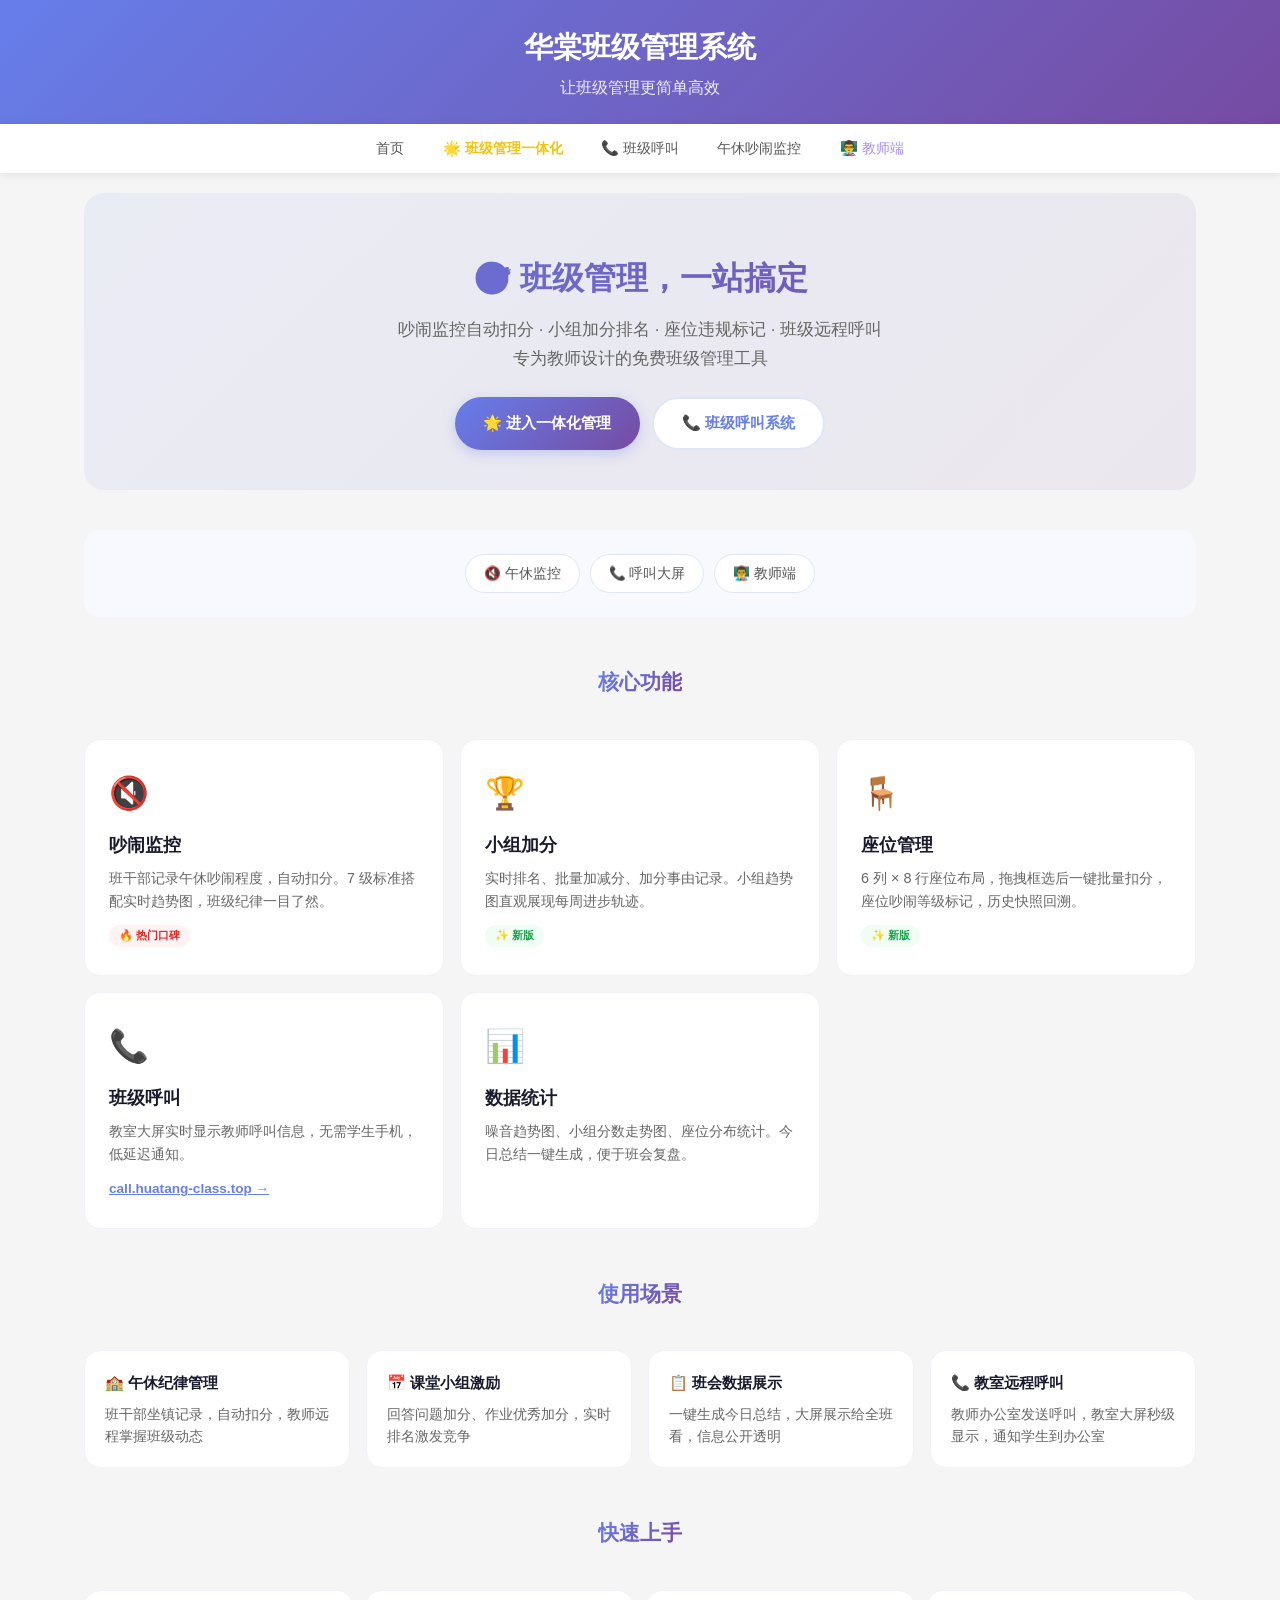
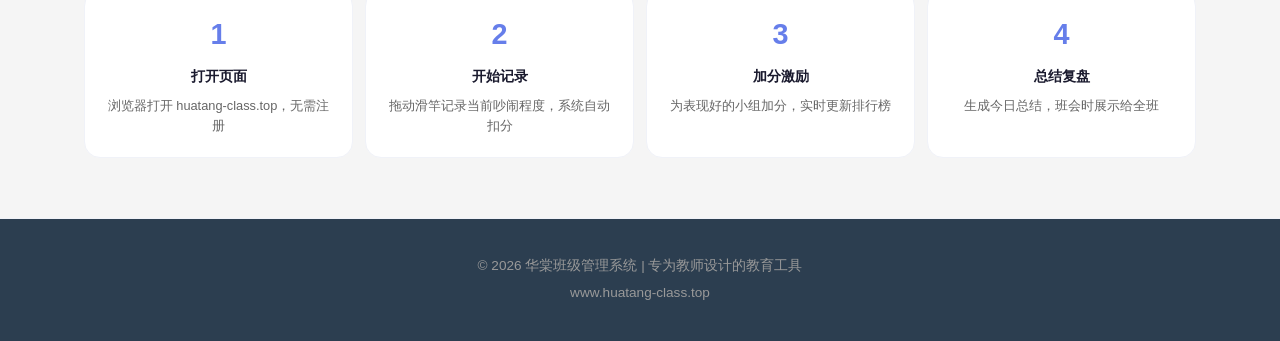
<file: index.html>
<!DOCTYPE html>
<html lang="zh-CN">
<head>
    <meta charset="UTF-8">
    <meta name="viewport" content="width=device-width, initial-scale=1.0">
    <title>华棠班级管理系统 - www.huatang-class.top</title>
    <meta name="description" content="为教师打造的班级管理工具：吵闹监控、小组加分、座位管理、班级呼叫一体化">
    <link rel="stylesheet" href="css/style.css">
    <link rel="icon" href="../images/favicon.ico" type="image/x-icon">
    <style>
        /* ===== 首页专门样式 ===== */
        .hero {
            text-align: center;
            padding: 60px 20px 40px;
            background: linear-gradient(135deg, #667eea15 0%, #764ba215 100%);
            border-radius: 20px;
            margin-top: 20px;
        }
        .hero h2 {
            font-size: 2rem;
            margin-bottom: 12px;
            background: linear-gradient(135deg, #667eea, #764ba2);
            -webkit-background-clip: text;
            -webkit-text-fill-color: transparent;
            background-clip: text;
        }
        .hero p {
            color: #666;
            font-size: 1.05rem;
            max-width: 560px;
            margin: 0 auto 24px;
            line-height: 1.7;
        }
        .buttons {
            display: flex;
            gap: 12px;
            justify-content: center;
            flex-wrap: wrap;
        }
        .btn-primary, .btn-secondary {
            padding: 12px 28px;
            border-radius: 40px;
            font-size: .95rem;
            font-weight: 700;
            text-decoration: none;
            transition: all .2s;
            display: inline-flex;
            align-items: center;
            gap: 6px;
        }
        .btn-primary {
            background: linear-gradient(135deg, #667eea, #764ba2);
            color: #fff;
            box-shadow: 0 4px 14px rgba(102,126,234,.3);
        }
        .btn-primary:hover {
            transform: translateY(-2px);
            box-shadow: 0 6px 20px rgba(102,126,234,.4);
        }
        .btn-secondary {
            background: #fff;
            color: #667eea;
            border: 2px solid #e0e6f5;
        }
        .btn-secondary:hover {
            border-color: #667eea;
            transform: translateY(-2px);
        }
        .feature-grid {
            display: grid;
            grid-template-columns: repeat(auto-fit, minmax(280px, 1fr));
            gap: 16px;
            margin-top: 40px;
        }
        .feature-card {
            background: #fff;
            border-radius: 16px;
            padding: 28px 24px;
            border: 1px solid #f0f2f8;
            transition: all .2s;
            position: relative;
            overflow: hidden;
        }
        .feature-card:hover {
            transform: translateY(-3px);
            box-shadow: 0 8px 30px rgba(0,0,0,.06);
        }
        .feature-card .icon {
            font-size: 2rem;
            margin-bottom: 12px;
        }
        .feature-card h4 {
            font-size: 1.1rem;
            color: #1a1a2e;
            margin-bottom: 8px;
        }
        .feature-card p {
            color: #666;
            font-size: .9rem;
            line-height: 1.6;
            margin: 0;
        }
        .feature-card .tag {
            display: inline-block;
            font-size: .7rem;
            padding: 2px 10px;
            border-radius: 20px;
            margin-top: 12px;
            font-weight: 600;
        }
        .tag-hot { background: #fef2f2; color: #dc2626; }
        .tag-new { background: #f0fdf4; color: #16a34a; }
        .tag-pro { background: #eef2ff; color: #4f46e5; }

        .quick-links {
            display: flex;
            gap: 10px;
            justify-content: center;
            flex-wrap: wrap;
            margin-top: 40px;
            padding: 24px;
            background: #f8f9ff;
            border-radius: 16px;
        }
        .quick-link {
            padding: 8px 18px;
            border-radius: 30px;
            background: #fff;
            border: 1px solid #e0e6f5;
            color: #555;
            text-decoration: none;
            font-size: .85rem;
            font-weight: 500;
            transition: all .15s;
            display: inline-flex;
            align-items: center;
            gap: 4px;
        }
        .quick-link:hover {
            border-color: #667eea;
            color: #667eea;
            transform: translateY(-1px);
        }
        .section-title {
            font-size: 1.3rem;
            color: #1a1a2e;
            margin: 48px 0 20px;
            text-align: center;
        }
        .section-title span {
            background: linear-gradient(135deg, #667eea, #764ba2);
            -webkit-background-clip: text;
            -webkit-text-fill-color: transparent;
            background-clip: text;
        }

        footer {
            text-align: center;
            padding: 32px 0;
            color: #999;
            font-size: .85rem;
            border-top: 1px solid #f0f2f8;
            margin-top: 60px;
        }
    </style>
</head>
<body>
    <header>
        <div class="container">
            <h1>华棠班级管理系统</h1>
            <p class="subtitle">让班级管理更简单高效</p>
        </div>
    </header>

    <nav>
        <div class="container">
            <ul>
                <li><a href="index.html">首页</a></li>
                <li><a href="pages/unified-v2.html" style="color:#f1c40f;font-weight:800;">🌟 班级管理一体化</a></li>
                <li><a href="https://call.huatang-class.top" target="_blank">📞 班级呼叫</a></li>
                <li><a href="pages/noise-monitor.html">午休吵闹监控</a></li>
                <li><a href="pages/call-teacher.html" style="color:#a78bfa;">👨‍🏫 教师端</a></li>
            </ul>
        </div>
    </nav>

    <main>
        <div class="container">
            <!-- Hero -->
            <section class="hero">
                <h2>🎯 班级管理，一站搞定</h2>
                <p>吵闹监控自动扣分 · 小组加分排名 · 座位违规标记 · 班级远程呼叫<br>专为教师设计的免费班级管理工具</p>
                <div class="buttons">
                    <a href="pages/unified-v2.html" class="btn-primary">🌟 进入一体化管理</a>
                    <a href="https://call.huatang-class.top" class="btn-secondary" target="_blank">📞 班级呼叫系统</a>
                </div>
            </section>

            <!-- 快速入口 -->
            <div class="quick-links">
                <a href="pages/noise-monitor.html" class="quick-link">🔇 午休监控</a>
                <a href="https://call.huatang-class.top" target="_blank" class="quick-link">📞 呼叫大屏</a>
                <a href="pages/call-teacher.html" class="quick-link">👨‍🏫 教师端</a>
            </div>

            <!-- 功能介绍 -->
            <h3 class="section-title"><span>核心功能</span></h3>
            <div class="feature-grid">
                <div class="feature-card">
                    <div class="icon">🔇</div>
                    <h4>吵闹监控</h4>
                    <p>班干部记录午休吵闹程度，自动扣分。7 级标准搭配实时趋势图，班级纪律一目了然。</p>
                    <span class="tag tag-hot">🔥 热门口碑</span>
                </div>
                <div class="feature-card">
                    <div class="icon">🏆</div>
                    <h4>小组加分</h4>
                    <p>实时排名、批量加减分、加分事由记录。小组趋势图直观展现每周进步轨迹。</p>
                    <span class="tag tag-new">✨ 新版</span>
                </div>
                <div class="feature-card">
                    <div class="icon">🪑</div>
                    <h4>座位管理</h4>
                    <p>6 列 × 8 行座位布局，拖拽框选后一键批量扣分，座位吵闹等级标记，历史快照回溯。</p>
                    <span class="tag tag-new">✨ 新版</span>
                </div>
                <div class="feature-card">
                    <div class="icon">📞</div>
                    <h4>班级呼叫</h4>
                    <p>教室大屏实时显示教师呼叫信息，无需学生手机，低延迟通知。</p>
                    <a href="https://call.huatang-class.top" target="_blank" style="display:block;margin-top:12px;color:#667eea;font-weight:600;font-size:.85rem;">call.huatang-class.top →</a>
                </div>
                <div class="feature-card">
                    <div class="icon">📊</div>
                    <h4>数据统计</h4>
                    <p>噪音趋势图、小组分数走势图、座位分布统计。今日总结一键生成，便于班会复盘。</p>
                </div>
            </div>

            <!-- 使用场景 -->
            <h3 class="section-title"><span>使用场景</span></h3>
            <div class="feature-grid" style="grid-template-columns: repeat(auto-fit, minmax(240px, 1fr));">
                <div class="feature-card" style="padding:20px;">
                    <h4 style="font-size:.95rem;">🏫 午休纪律管理</h4>
                    <p style="font-size:.85rem;">班干部坐镇记录，自动扣分，教师远程掌握班级动态</p>
                </div>
                <div class="feature-card" style="padding:20px;">
                    <h4 style="font-size:.95rem;">📅 课堂小组激励</h4>
                    <p style="font-size:.85rem;">回答问题加分、作业优秀加分，实时排名激发竞争</p>
                </div>
                <div class="feature-card" style="padding:20px;">
                    <h4 style="font-size:.95rem;">📋 班会数据展示</h4>
                    <p style="font-size:.85rem;">一键生成今日总结，大屏展示给全班看，信息公开透明</p>
                </div>
                <div class="feature-card" style="padding:20px;">
                    <h4 style="font-size:.95rem;">📞 教室远程呼叫</h4>
                    <p style="font-size:.85rem;">教师办公室发送呼叫，教室大屏秒级显示，通知学生到办公室</p>
                </div>
            </div>

            <!-- 使用步骤 -->
            <h3 class="section-title"><span>快速上手</span></h3>
            <div class="feature-grid" style="grid-template-columns: repeat(4, 1fr); gap:12px;">
                <div class="feature-card" style="padding:20px;text-align:center;">
                    <div style="font-size:1.8rem;font-weight:800;color:#667eea;margin-bottom:8px;">1</div>
                    <h4 style="font-size:.9rem;">打开页面</h4>
                    <p style="font-size:.8rem;">浏览器打开 huatang-class.top，无需注册</p>
                </div>
                <div class="feature-card" style="padding:20px;text-align:center;">
                    <div style="font-size:1.8rem;font-weight:800;color:#667eea;margin-bottom:8px;">2</div>
                    <h4 style="font-size:.9rem;">开始记录</h4>
                    <p style="font-size:.8rem;">拖动滑竿记录当前吵闹程度，系统自动扣分</p>
                </div>
                <div class="feature-card" style="padding:20px;text-align:center;">
                    <div style="font-size:1.8rem;font-weight:800;color:#667eea;margin-bottom:8px;">3</div>
                    <h4 style="font-size:.9rem;">加分激励</h4>
                    <p style="font-size:.8rem;">为表现好的小组加分，实时更新排行榜</p>
                </div>
                <div class="feature-card" style="padding:20px;text-align:center;">
                    <div style="font-size:1.8rem;font-weight:800;color:#667eea;margin-bottom:8px;">4</div>
                    <h4 style="font-size:.9rem;">总结复盘</h4>
                    <p style="font-size:.8rem;">生成今日总结，班会时展示给全班</p>
                </div>
            </div>
        </div>
    </main>

    <footer>
        <div class="container">
            <p>&copy; 2026 华棠班级管理系统 | 专为教师设计的教育工具</p>
            <p style="margin-top:4px;">www.huatang-class.top</p>
        </div>
    </footer>

    <script src="js/main.js"></script>
</body>
</html>
</file>
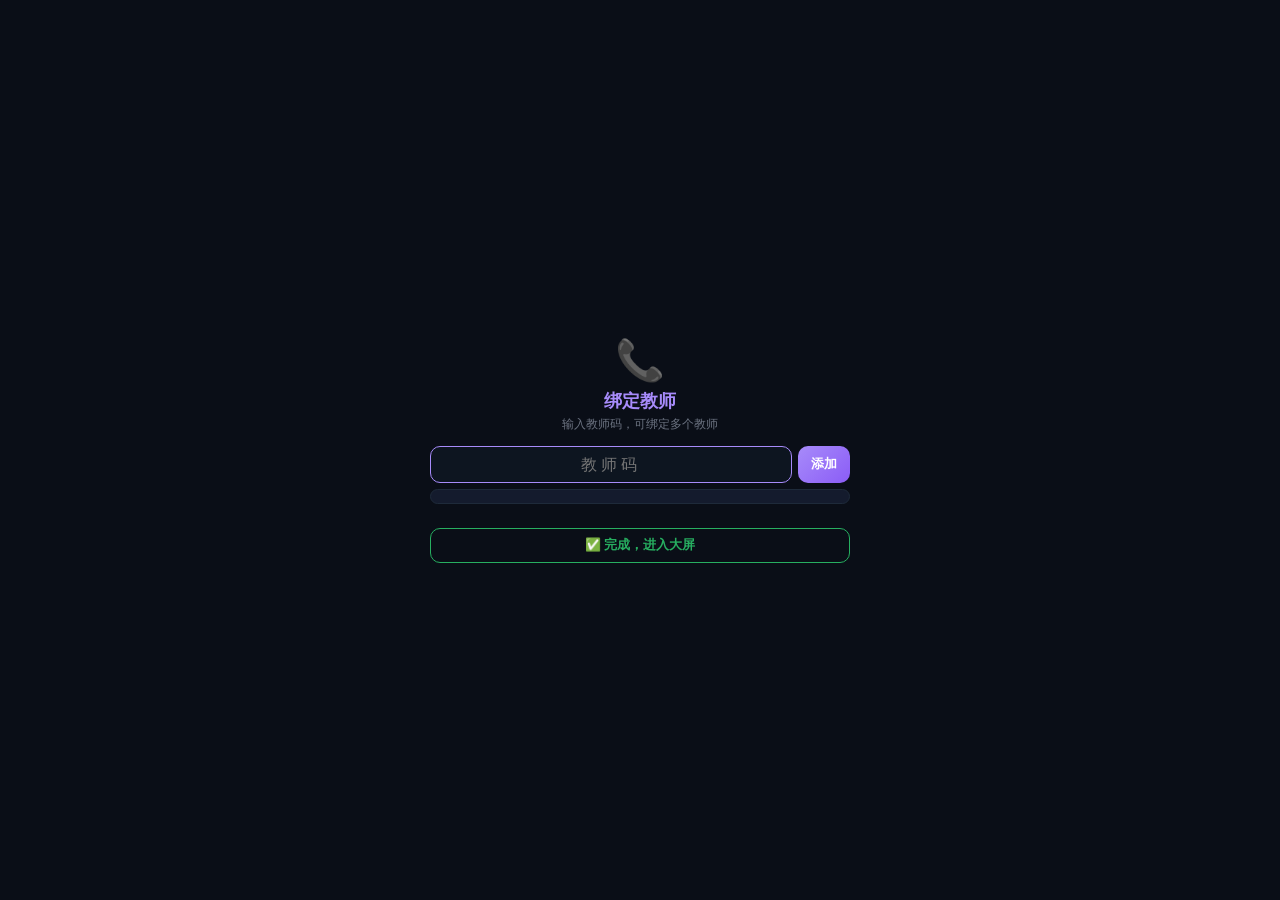
<file: call.html>
<!DOCTYPE html>
<html lang="zh-CN">
<head>
<meta charset="UTF-8">
<meta name="viewport" content="width=device-width, initial-scale=1.0, maximum-scale=1.0, user-scalable=no">
<title>班级呼叫 · 大屏</title>
<style>
*{margin:0;padding:0;box-sizing:border-box}
html,body{height:100%}
body{font-family:-apple-system,BlinkMacSystemFont,"Segoe UI","PingFang SC","Microsoft YaHei",sans-serif;background:#0a0e17;color:#e0e6f0;overflow:hidden;-webkit-font-smoothing:antialiased;user-select:none}
.screen{width:100vw;height:100vh;display:flex;flex-direction:column;align-items:center;justify-content:center;position:relative}

/* 绑定 */
.bind{position:fixed;top:0;left:0;width:100vw;height:100vh;display:flex;flex-direction:column;align-items:center;justify-content:center;background:#0a0e17;z-index:10}
.bind.hidden{display:none}
.bind-box{text-align:center;max-width:420px;width:90%}
.bind-box .icon{font-size:2.5rem;margin-bottom:.3rem}
.bind-box h2{font-size:1.1rem;font-weight:700;color:#a78bfa;margin-bottom:.2rem}
.bind-box p{color:#6b7280;font-size:.75rem;margin-bottom:.8rem}
.bind-box .bi-row{display:flex;gap:.4rem;margin-bottom:.4rem}
.bind-box .bi-row input{flex:1;padding:.5rem .6rem;border-radius:10px;border:1.5px solid #1e2a3a;background:#0d1520;color:#e0e6f0;font-size:1rem;outline:none;text-align:center;letter-spacing:4px;font-family:monospace;text-transform:uppercase}
.bind-box .bi-row input:focus{border-color:#a78bfa}
.bind-box .bi-row button{padding:.5rem .8rem;border-radius:10px;border:none;background:linear-gradient(135deg,#a78bfa,#8b5cf6);color:#fff;font-weight:700;cursor:pointer;font-size:.8rem}
.bind-box .bi-list{background:#141b2d;border:1px solid #1e2a3a;border-radius:12px;padding:.4rem;margin-bottom:.5rem;text-align:left}
.bind-box .bi-item{display:flex;align-items:center;gap:.4rem;padding:.25rem .4rem;border-bottom:1px solid #1e2a3a;font-size:.7rem}
.bind-box .bi-item:last-child{border-bottom:none}
.bind-box .bi-item .bi-code{flex:1;font-family:monospace;color:#a78bfa}
.bind-box .bi-item button{background:none;border:none;color:#ef4444;cursor:pointer;font-size:.55rem}
.bind-box .err{color:#ef4444;font-size:.75rem;min-height:1rem}
.bind-box .done-btn{width:100%;padding:.5rem;border-radius:10px;border:1px solid #27ae60;background:transparent;color:#27ae60;font-weight:700;cursor:pointer;font-size:.8rem}

/* 大屏 */
.ds{text-align:center}
.ds-class{font-size:.9rem;color:#6b7280;margin-bottom:.3rem;min-height:1.3rem}
.ds-status{font-size:1rem;color:#6b7280;margin-bottom:.3rem}
.ds-sub{font-size:4rem;font-weight:700;color:#c4b5fd;letter-spacing:6px;display:none;margin-bottom:.1rem;animation:pulse .6s ease-in-out infinite}
.ds-name{font-size:8rem;font-weight:800;color:#a78bfa;letter-spacing:8px;line-height:1.2;min-height:10rem;display:none;animation:pulse .6s ease-in-out infinite}
.ds-info{font-size:.85rem;color:#6b7280;display:none;margin-top:.2rem}
.ds-hint{position:fixed;bottom:12px;left:50%;transform:translateX(-50%);color:#6b7280;font-size:.55rem;opacity:.25;text-align:center;width:90%;line-height:1.6}
.ds-hint a{color:#6b7280}
@keyframes pulse{0%,100%{opacity:1}50%{opacity:.85}}
@media(max-width:600px){.ds-name{font-size:4rem;min-height:5rem;letter-spacing:4px}.ds-sub{font-size:2.5rem}}
</style>
</head>
<body>
<div class="bind" id="bindScreen">
<div class="bind-box">
<div class="icon">📞</div>
<h2>绑定教师</h2>
<p>输入教师码，可绑定多个教师</p>
<div class="bi-row">
<input type="text" id="codeInput" placeholder="教师码" maxlength="12" autofocus>
<button id="addCodeBtn" onclick="globalAddCode()">添加</button>
</div>
<div class="bi-list" id="codeList"></div>
<div class="err" id="bindErr"></div>
<button class="done-btn" id="doneBtn">✅ 完成，进入大屏</button>
</div>
</div>
<div class="screen" id="dsScreen">
<div class="ds-class" id="dsClass"></div>
<div class="ds-status" id="dsStatus">等待呼叫…</div>
<div class="ds-sub" id="dsSub"></div>
<div class="ds-name" id="dsName">—</div>
<div class="ds-info" id="dsInfo"></div>
<button id="addMoreBtn" style="position:fixed;bottom:50px;left:50%;transform:translateX(-50%);background:#1a1040;border:2px solid #a78bfa;color:#a78bfa;padding:6px 20px;border-radius:20px;cursor:pointer;font-size:14px;font-weight:700;z-index:5;display:none;box-shadow:0 0 20px rgba(167,139,250,.3)">➕ 添加教师</button>
<div style="position:fixed;bottom:50px;left:50%;transform:translateX(-50%);background:#141b2d;border:1px solid #1e2a3a;border-radius:10px;padding:6px;display:none;gap:4px;z-index:5" id="addInlineRow">
<input type="text" id="addInlineInput" placeholder="教师码" maxlength="12" style="padding:4px 8px;border-radius:6px;border:1px solid #1e2a3a;background:#0d1520;color:#e0e6f0;font-size:12px;outline:none;width:120px;font-family:monospace;text-transform:uppercase">
<button id="addInlineBtn" style="padding:4px 10px;border-radius:6px;border:none;background:linear-gradient(135deg,#a78bfa,#8b5cf6);color:#fff;font-weight:700;font-size:11px;cursor:pointer">添加</button>
<button id="addInlineCancel" style="padding:4px 8px;border-radius:6px;border:1px solid #1e2a3a;background:transparent;color:#6b7280;font-size:11px;cursor:pointer">✕</button>
</div>
<div class="ds-hint" id="dsHint"></div>
</div>
<script>
// 全局函数供内联onclick调用
function globalAddCode(){
  var inp = document.getElementById('codeInput');
  if(!inp) return;
  var v = inp.value.trim().toUpperCase();
  var err = document.getElementById('bindErr');
  var list = document.getElementById('codeList');
  if(!v||v.length<4){ if(err)err.textContent='❌ 无效的教师码'; return; }
  var raw = localStorage.getItem('***') || '[]';
  try{ var codes = JSON.parse(raw); if(!Array.isArray(codes)) codes=[]; }catch(e){ codes=[]; }
  if(codes.indexOf(v)>=0){ if(err)err.textContent='⚠️ 已绑定此码'; return; }
  codes.push(v);
  localStorage.setItem('***', JSON.stringify(codes));
  inp.value=''; if(err)err.textContent='';
  // 更新列表显示（先清空再刷新页面读取最新数据）
  var listEl = document.getElementById('codeList');
  if(listEl){
    var h='';
    codes.forEach(function(c){h+='<div class="bi-item"><span class="bi-code">'+c+'</span></div>';});
    listEl.innerHTML=h;
  }
}
(function(){
'use strict';
console.log('大屏脚本已加载');
var API = '/api/call';
var BIND_KEY = '***';
var boundCodes = JSON.parse(localStorage.getItem(BIND_KEY)||'[]');
if(!Array.isArray(boundCodes)) boundCodes = [];

// 强制重新绑定
if(window.location.search.indexOf('rebind=1')>=0){ boundCodes=[]; localStorage.setItem(BIND_KEY,JSON.stringify(boundCodes)); }

function fmt(){var d=new Date();return ('0'+d.getHours()).slice(-2)+':'+('0'+d.getMinutes()).slice(-2)+':'+('0'+d.getSeconds()).slice(-2);}

// ===== 绑定界面 =====
var bindScreen=document.getElementById('bindScreen');
var codeInput=document.getElementById('codeInput');
var codeList=document.getElementById('codeList');
var bindErr=document.getElementById('bindErr');

function renderCodeList(){
  var h='';
  if(!boundCodes.length) h='<div style="color:#6b7280;text-align:center;font-size:.7rem;padding:.3rem">暂无绑定</div>';
  else boundCodes.forEach(function(c){
    h+='<div class="bi-item"><span class="bi-code">'+c+'</span><button data-code="'+c+'">✕ 删除</button></div>';
  });
  codeList.innerHTML=h;
  codeList.querySelectorAll('[data-code]').forEach(function(btn){
    btn.addEventListener('click',function(){
      boundCodes=boundCodes.filter(function(c){return c!==this.getAttribute('data-code');}.bind(this));
      localStorage.setItem(BIND_KEY,JSON.stringify(boundCodes));renderCodeList();
    });
  });
}

document.getElementById('addCodeBtn').addEventListener('click',function(){
  var v=codeInput.value.trim().toUpperCase();
  if(!v||v.length<4){bindErr.textContent='❌ 无效的教师码';return;}
  if(boundCodes.indexOf(v)>=0){bindErr.textContent='⚠️ 已绑定此码';return;}
  boundCodes.push(v);localStorage.setItem(BIND_KEY,JSON.stringify(boundCodes));
  codeInput.value='';bindErr.textContent='';renderCodeList();codeInput.focus();
});
codeInput.addEventListener('keydown',function(e){if(e.key==='Enter')document.getElementById('addCodeBtn').click();});

document.getElementById('doneBtn').addEventListener('click',function(){
  var raw=localStorage.getItem('***')||'[]';
  try{var all=JSON.parse(raw);if(!Array.isArray(all))all=[];}catch(e){all=[];}
  if(!all.length){bindErr.textContent='请至少绑定一个教师码';return;}
  boundCodes=all;
  localStorage.setItem(BIND_KEY,JSON.stringify(boundCodes));
  bindScreen.classList.add('hidden');
  dsHint.innerHTML='已绑定 '+boundCodes.length+' 个教师 · <a href="?rebind=1" style="color:#6b7280;text-decoration:underline">管理绑定</a>';
  startPolling();
});

// ===== 大屏 =====
var dsClass=document.getElementById('dsClass'), dsStatus=document.getElementById('dsStatus'), dsSub=document.getElementById('dsSub'), dsName=document.getElementById('dsName'), dsInfo=document.getElementById('dsInfo'), dsHint=document.getElementById('dsHint');
var lastCallKey = '';
var speechId = 0;

var showing=false;
function showCall(data,code){
  if(showing) return;
  if(!data||!data.name) return;
  var key=data.name+(data.className||'')+(data.teacherName||'')+code;
  if(key===lastCallKey) return;
  lastCallKey=key; showing=true;
  setTimeout(function(){showing=false;},15000);
  
  var cl=data.className?(data.className+' · '):'';
  var tn=data.teacherName?data.teacherName:'教师';
  dsClass.textContent=cl+tn;
  dsSub.textContent=data.name+'同学'; dsSub.style.display='block';
  dsName.textContent='请到'+tn+'办公室'; dsName.style.display='block';
  dsStatus.textContent='📞 呼叫中';
  dsInfo.textContent=fmt(); dsInfo.style.display='block';
  
  // TTS - 使用speechId防止旧会话干扰
  if(window.speechSynthesis){
    speechId = Date.now();
    var sid = speechId;
    var text=data.name+'同学请到'+tn+'办公室';
    var cnt=0;
    function doSpk(){
      if(cnt>=10 || sid!==speechId) return;
      try{
        var u=new SpeechSynthesisUtterance(text);
        u.lang='zh-CN'; u.rate=1.0; u.volume=1.0;
        var vs=window.speechSynthesis.getVoices();
        var zh=vs.find(function(v){return v.lang.startsWith('zh');});
        if(zh) u.voice=zh;
        u.onend=function(){cnt++;setTimeout(function(){if(sid===speechId)doSpk();},200);};
        u.onerror=function(){cnt++;setTimeout(function(){if(sid===speechId)doSpk();},300);};
        window.speechSynthesis.cancel();
        window.speechSynthesis.speak(u);
      }catch(e){cnt++;setTimeout(function(){if(sid===speechId)doSpk();},300);}
    }
    if(window.speechSynthesis.getVoices().length) doSpk();
    else{window.speechSynthesis.onvoiceschanged=function(){window.speechSynthesis.onvoiceschanged=null;doSpk();};}
  }
}

function clearDisplay(){
  if(showing) return;
  lastCallKey=''; speechId=0; dsSub.style.display='none'; dsName.style.display='none'; dsInfo.style.display='none';
  dsStatus.textContent='等待呼叫…'; dsClass.textContent='';
  if(window.speechSynthesis) window.speechSynthesis.cancel();
}

// 轮询（顺序执行，不并发）
var polling=false;
var hasCall=false;
function pollOnce(){
  if(!boundCodes.length||polling) return;
  polling=true; hasCall=false;
  var idx=0;
  function nextCode(){
    if(idx>=boundCodes.length){
      polling=false;
      if(!hasCall) clearDisplay();
      return;
    }
    fetch(API+'?room='+encodeURIComponent(boundCodes[idx]))
      .then(function(r){return r.json();})
      .then(function(d){
        if(d&&d.name){hasCall=true;showCall(d,boundCodes[idx]);}
        // 不清空，等到所有码都查完再说
      }).catch(function(){})
      .then(function(){idx++;nextCode();});
  }
  nextCode();
}
function startPolling(){
  pollOnce();
  setInterval(pollOnce,3000);
}

if(window.speechSynthesis){
  window.speechSynthesis.getVoices();
  window.speechSynthesis.onvoiceschanged=function(){window.speechSynthesis.getVoices();};
}

// 大屏端添加教师
var addMoreBtn=document.getElementById('addMoreBtn');
var addInlineRow=document.getElementById('addInlineRow');
var addInlineInput=document.getElementById('addInlineInput');
var addInlineBtn=document.getElementById('addInlineBtn');
var addInlineCancel=document.getElementById('addInlineCancel');

addMoreBtn.addEventListener('click',function(){
  addInlineRow.style.display='flex';
  addMoreBtn.style.display='none';
  addInlineInput.focus();
});
addInlineCancel.addEventListener('click',function(){
  addInlineRow.style.display='none';
  addMoreBtn.style.display='block';
});
addInlineBtn.addEventListener('click',function(){
  var v=addInlineInput.value.trim().toUpperCase();
  if(!v||v.length<4) return;
  var raw=localStorage.getItem('***')||'[]';
  try{var all=JSON.parse(raw);if(!Array.isArray(all))all=[];}catch(e){all=[];}
  if(all.indexOf(v)>=0){addInlineInput.value='';return;}
  all.push(v);
  localStorage.setItem('***',JSON.stringify(all));
  boundCodes=all;
  localStorage.setItem(BIND_KEY,JSON.stringify(boundCodes));
  addInlineInput.value='';
  addInlineRow.style.display='none';
  addMoreBtn.style.display='block';
  dsHint.innerHTML='已绑定 '+boundCodes.length+' 个教师 · <a href="?rebind=1" style="color:#6b7280;text-decoration:underline">管理绑定</a>';
});
addInlineInput.addEventListener('keydown',function(e){
  if(e.key==='Enter') addInlineBtn.click();
});

// 显示添加按钮
if(boundCodes.length) addMoreBtn.style.display='block';

// ===== 启动 =====
if(boundCodes.length){
  bindScreen.classList.add('hidden');
  dsHint.innerHTML='已绑定 '+boundCodes.length+' 个教师 · <a href="?rebind=1" style="color:#6b7280;text-decoration:underline">管理绑定</a>';
  startPolling();
}
// 暴露到全局
window.addCode = document.getElementById('addCodeBtn').onclick;
})();
</script>
</body>
</html>
</file>
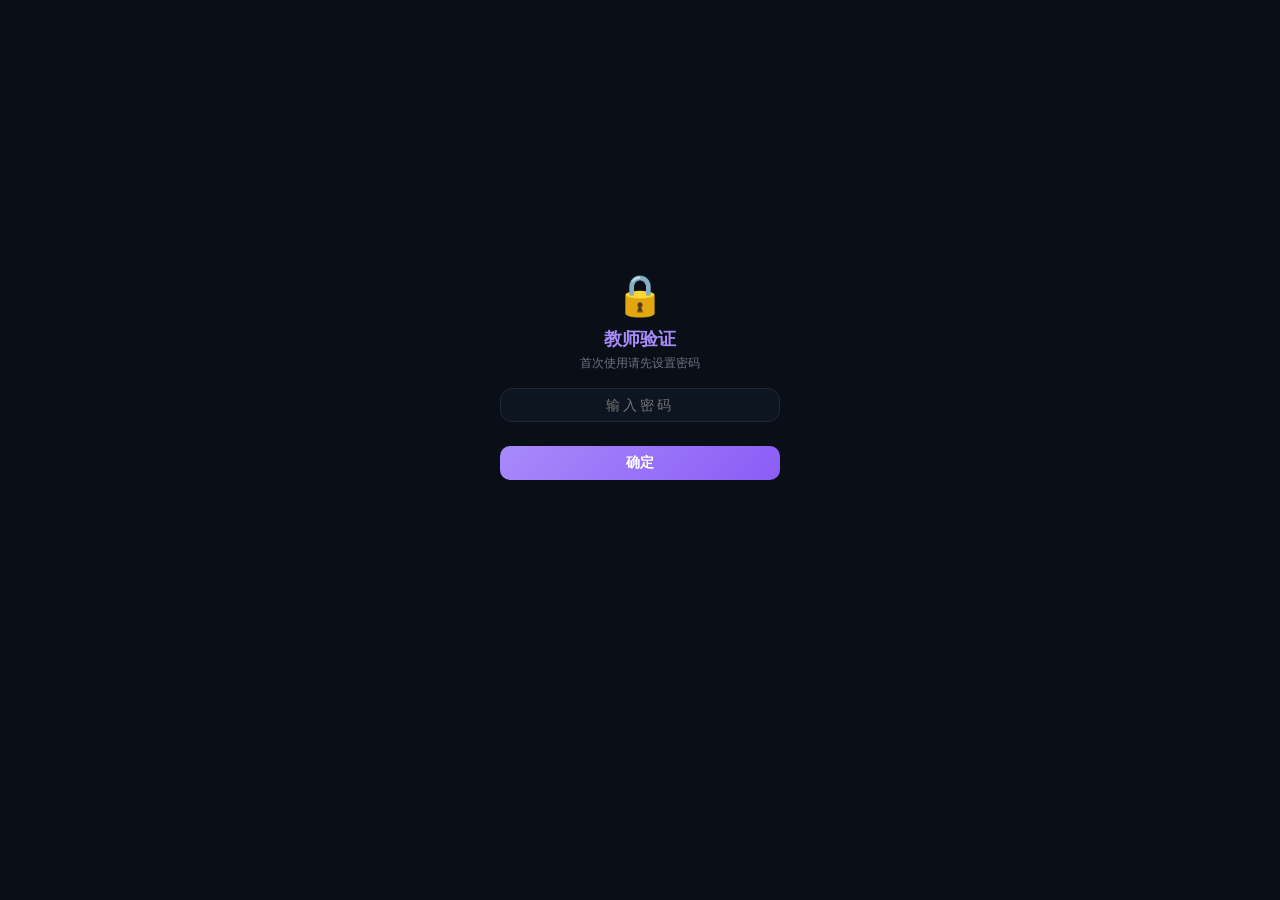
<file: teacher.html>
<!DOCTYPE html>
<html lang="zh-CN">
<head>
<meta charset="UTF-8">
<meta name="viewport" content="width=device-width, initial-scale=1.0">
<title>教师端 · 班级呼叫</title>
<style>
*{margin:0;padding:0;box-sizing:border-box}
html,body{height:100%}
body{font-family:-apple-system,BlinkMacSystemFont,"Segoe UI","PingFang SC","Microsoft YaHei",sans-serif;background:#0a0e17;color:#e0e6f0;-webkit-font-smoothing:antialiased}
.app{max-width:700px;margin:0 auto;padding:1rem;min-height:100vh}

/* 密码 */
.pw-screen{display:flex;flex-direction:column;align-items:center;justify-content:center;min-height:80vh;text-align:center}
.pw-screen .icon{font-size:2.5rem;margin-bottom:.5rem}
.pw-screen h2{font-size:1.1rem;color:#a78bfa;margin-bottom:.3rem}
.pw-screen p{color:#6b7280;font-size:.75rem;margin-bottom:1rem}
.pw-screen input{width:100%;max-width:280px;padding:.5rem .8rem;border-radius:12px;border:1.5px solid #1e2a3a;background:#0d1520;color:#e0e6f0;font-size:.9rem;outline:none;text-align:center;letter-spacing:3px;margin-bottom:.5rem}
.pw-screen input:focus{border-color:#a78bfa}
.pw-screen .pw-btn{width:100%;max-width:280px;padding:.5rem;border-radius:10px;border:none;background:linear-gradient(135deg,#a78bfa,#8b5cf6);color:#fff;font-weight:700;font-size:.85rem;cursor:pointer}
.pw-screen .pw-btn:hover{opacity:.9}
.pw-screen .err{color:#ef4444;font-size:.75rem;min-height:1rem}

/* 主界面 */
.main{display:none}
.main.show{display:block}

.topbar{background:linear-gradient(135deg,#1a1040,#141b2d);border-radius:14px;padding:.5rem 1rem;display:flex;align-items:center;gap:.6rem;margin-bottom:.8rem}
.topbar .logo{font-weight:800;font-size:.9rem;background:linear-gradient(135deg,#a78bfa,#8b5cf6);-webkit-background-clip:text;-webkit-text-fill-color:transparent}
.topbar .spacer{flex:1}
.topbar .ts-btn{background:transparent;border:1px solid #1e2a3a;color:#6b7280;padding:.15rem .5rem;border-radius:6px;cursor:pointer;font-size:.65rem}
.topbar .ts-btn:hover{color:#a78bfa;border-color:#a78bfa}

/* 班级卡片 */
.class-grid{display:grid;grid-template-columns:repeat(auto-fill,minmax(280px,1fr));gap:.6rem;margin-bottom:.8rem}
.class-card{background:#141b2d;border:1px solid #1e2a3a;border-radius:16px;padding:1rem;cursor:pointer;transition:all .1s;position:relative}
.class-card:hover{border-color:#a78bfa}
.class-card.active{border-color:#a78bfa;background:#1a1040}
.class-card .cc-name{font-size:.9rem;font-weight:700;color:#e0e6f0;margin-bottom:.15rem}
.class-card .cc-id{font-size:.6rem;color:#6b7280;font-family:monospace;margin-bottom:.3rem}
.class-card .cc-code{font-size:.65rem;color:#a78bfa;font-family:monospace;letter-spacing:2px;word-break:break-all}
.class-card .cc-actions{position:absolute;top:8px;right:8px;display:flex;gap:2px}
.class-card .cc-actions button{background:none;border:none;color:#6b7280;cursor:pointer;font-size:.5rem;padding:2px 5px;border-radius:4px}
.class-card .cc-actions button:hover{color:#a78bfa;background:rgba(167,139,250,.1)}
.class-card .cc-actions button.del:hover{color:#ef4444}
.class-card .cc-link{display:block;margin-top:.3rem;font-size:.55rem;color:#6b7280;word-break:break-all;background:#0d1520;border-radius:6px;padding:.25rem .4rem}
.class-card .cc-link button{background:none;border:none;color:#a78bfa;cursor:pointer;font-size:.5rem;text-decoration:underline}

/* 呼叫面板 */
.call-panel{background:#141b2d;border:1px solid #1e2a3a;border-radius:16px;padding:1rem;margin-bottom:.8rem;text-align:center}
.call-panel .cp-status{font-size:.8rem;color:#6b7280;margin-bottom:.15rem}
.call-panel .cp-name{font-size:1.8rem;font-weight:800;color:#a78bfa;display:none;margin:.2rem 0}
.call-panel .cp-info{font-size:.7rem;color:#6b7280;display:none;margin-bottom:.3rem}
.cp-input{display:flex;gap:.4rem;justify-content:center;flex-wrap:wrap;margin-top:.5rem}
.cp-input input{flex:1;min-width:150px;max-width:250px;padding:.45rem .7rem;border-radius:10px;border:1.5px solid #1e2a3a;background:#0d1520;color:#e0e6f0;font-size:.85rem;outline:none}
.cp-input input:focus{border-color:#a78bfa}
.cp-btn{padding:.45rem 1.1rem;border-radius:10px;border:none;font-weight:700;font-size:.8rem;cursor:pointer}
.cp-btn.s{background:linear-gradient(135deg,#a78bfa,#8b5cf6);color:#fff}
.cp-btn.s:hover{opacity:.9}
.cp-btn.c{background:transparent;border:1.5px solid #1e2a3a;color:#6b7280}
.cp-btn.c:hover{color:#e0e6f0}

/* 底部操作 */
.actions{display:flex;gap:.5rem;flex-wrap:wrap}
.act-btn{padding:.35rem .7rem;border-radius:8px;border:1px solid #1e2a3a;background:#141b2d;cursor:pointer;font-size:.65rem;color:#6b7280;transition:all .08s}
.act-btn:hover{border-color:#a78bfa;color:#a78bfa}
.act-btn.green{background:#14532d!important;border-color:#22c55e!important;color:#22c55e!important}

/* 模态框 */
.modal-overlay{position:fixed;top:0;left:0;width:100%;height:100%;background:rgba(0,0,0,.6);z-index:2000;display:flex;align-items:center;justify-content:center}
.modal-box{background:#141b2d;border:1px solid #1e2a3a;border-radius:18px;padding:1.2rem 1.5rem;width:340px;max-width:90vw;box-shadow:0 10px 40px rgba(0,0,0,.4)}
.modal-box h3{font-size:.9rem;color:#a78bfa;margin-bottom:.6rem;text-align:center}
.modal-box label{display:block;font-size:.65rem;color:#6b7280;margin-bottom:.15rem;font-weight:600}
.modal-box input{width:100%;padding:.4rem .6rem;border-radius:10px;border:1.5px solid #1e2a3a;background:#0d1520;color:#e0e6f0;font-size:.8rem;outline:none;margin-bottom:.4rem}
.modal-box input:focus{border-color:#a78bfa}
.modal-box .hint{font-size:.6rem;color:#6b7280;text-align:center;margin-bottom:.4rem}
.modal-btns{display:flex;gap:.4rem;margin-top:.3rem}
.modal-btns button{flex:1;padding:.4rem;border-radius:10px;border:none;font-weight:600;font-size:.75rem;cursor:pointer}
</style>
</head>
<body>
<div class="app" id="app">

<!-- 密码 -->
<div class="pw-screen" id="pwScreen">
<div class="icon">🔒</div>
<h2>教师验证</h2>
<p>首次使用请先设置密码</p>
<input type="password" id="pwInput" placeholder="输入密码" style="letter-spacing:3px">
<div class="err" id="pwErr"></div>
<button class="pw-btn" id="pwBtn">确定</button>
</div>

<!-- 主界面 -->
<div class="main" id="mainArea">
<div class="topbar">
<span class="logo">📞 教师端</span>
<span class="spacer"></span>
<button class="ts-btn" id="logoutBtn">🔒 锁定</button>
</div>

<div class="class-grid" id="classGrid"></div>

<div class="call-panel" id="callPanel">
<div class="cp-status" id="cpStatus">选择一个班级开始呼叫</div>
<div class="cp-name" id="cpName">—</div>
<div class="cp-info" id="cpInfo"></div>
<div class="cp-input">
<input type="text" id="cpInput" placeholder="学生姓名" disabled>
<button class="cp-btn s" id="cpSend" disabled>呼叫</button>
<button class="cp-btn c" id="cpClear" disabled>清除</button>
</div>
</div>

<div class="actions">
<button class="act-btn green" id="addClassBtn">➕ 添加班级</button>
<button class="act-btn" id="changePwBtn">🔒 改密码</button>
</div>
</div>

</div>
<script>
(function(){
'use strict';
// 🔒 XSS 防护
function esc(s){ if(typeof s!=='string')s=String(s);return s.replace(/&/g,'&amp;').replace(/</g,'&lt;').replace(/>/g,'&gt;').replace(/"/g,'&quot;').replace(/'/g,'&#039;'); }
var API = '/api/call';
var KEY = '***';
var PW_KEY = '***';

var classes = JSON.parse(localStorage.getItem(KEY)||'null');
if(!classes||!classes.length){ classes=[{id:Date.now()+'a',name:'我的班级',teacherName:'班主任'}]; localStorage.setItem(KEY,JSON.stringify(classes)); }
var pw = localStorage.getItem(PW_KEY)||'';
var activeId = '';
var isSet = !!pw;

function fmt(){var d=new Date();return ('0'+d.getHours()).slice(-2)+':'+('0'+d.getMinutes()).slice(-2)+':'+('0'+d.getSeconds()).slice(-2);}

// ===== 密码 =====
var pwScreen=document.getElementById('pwScreen');
var mainArea=document.getElementById('mainArea');
var pwInput=document.getElementById('pwInput');
var pwErr=document.getElementById('pwErr');
var pwBtn=document.getElementById('pwBtn');

if(!isSet){ document.querySelector('.pw-screen p').textContent='首次使用，请设置教师密码'; pwBtn.textContent='设置密码'; }

pwBtn.addEventListener('click', function(){
  var v = pwInput.value.trim();
  if(!isSet){
    if(v.length<4){ pwErr.textContent='密码至少4位'; return; }
    pw=v; localStorage.setItem(PW_KEY,v); isSet=true; pwScreen.style.display='none'; mainArea.classList.add('show'); init(); return;
  }
  if(v===pw){ pwScreen.style.display='none'; mainArea.classList.add('show'); init(); }
  else { pwErr.textContent='❌ 密码错误'; pwInput.value=''; pwInput.focus(); }
});
pwInput.addEventListener('keydown',function(e){if(e.key==='Enter')pwBtn.click();});

document.getElementById('logoutBtn').addEventListener('click',function(){mainArea.classList.remove('show');pwScreen.style.display='flex';pwInput.value='';pwInput.focus();});

// ===== 初始化 =====
function init(){
  if(classes.length) activeId=classes[0].id;
  renderGrid();
  updateCallPanel();
}

// ===== 班级卡片 =====
function renderGrid(){
  var h='';
  classes.forEach(function(c){
    var act = c.id===activeId?' active':'';
    var url = window.location.origin+'?connect='+c.id;
    h += '<div class="class-card'+act+'" data-id="'+c.id+'">';
    h += '<div class="cc-actions"><button class="del" data-id="'+c.id+'">🗑️</button></div>';
    h += '<div class="cc-name">'+esc(c.name)+'</div>';
    h += '<div class="cc-id">ID: '+esc(c.id)+'</div>';
    h += '<div class="cc-code">👨‍🏫 '+esc(c.teacherName||'班主任')+'</div>';
    h += '<div class="cc-link">'+url+' <button data-link="'+url+'">📋 复制</button></div>';
    h += '</div>';
  });
  document.getElementById('classGrid').innerHTML = h;
  // 点击卡片
  document.querySelectorAll('.class-card').forEach(function(card){
    card.addEventListener('click',function(e){
      if(e.target.closest('.cc-actions')||e.target.closest('.cc-link')) return;
      activeId=this.getAttribute('data-id');
      renderGrid(); updateCallPanel();
    });
  });
  // 复制链接
  document.querySelectorAll('.cc-link button').forEach(function(btn){
    btn.addEventListener('click',function(e){ e.stopPropagation();
      var url=this.getAttribute('data-link');
      navigator.clipboard.writeText(url).then(function(){
        btn.textContent='✅'; setTimeout(function(){btn.textContent='📋 复制';},1500);
      }).catch(function(){alert(url);});
    });
  });
  // 删除
  document.querySelectorAll('.cc-actions .del').forEach(function(btn){
    btn.addEventListener('click',function(e){ e.stopPropagation();
      var id=this.getAttribute('data-id');
      if(classes.length<=1) return;
      classes=classes.filter(function(c){return c.id!==id;});
      localStorage.setItem(KEY,JSON.stringify(classes));
      if(activeId===id){activeId=classes[0].id;}
      renderGrid(); updateCallPanel();
    });
  });
}

// ===== 呼叫 =====
var cpStatus=document.getElementById('cpStatus');
var cpName=document.getElementById('cpName');
var cpInfo=document.getElementById('cpInfo');
var cpInput=document.getElementById('cpInput');
var cpSend=document.getElementById('cpSend');
var cpClear=document.getElementById('cpClear');

function updateCallPanel(){
  var cls = classes.find(function(c){return c.id===activeId;});
  if(!cls){
    cpStatus.textContent='选择一个班级开始呼叫';
    cpInput.disabled=true; cpSend.disabled=true; cpClear.disabled=true;
    return;
  }
  cpStatus.textContent='当前：'+cls.name+'（'+(cls.teacherName||'班主任')+'）';
  cpInput.disabled=false; cpSend.disabled=false; cpClear.disabled=false;
  cpInput.focus();
}

cpSend.addEventListener('click',function(){
  var cls = classes.find(function(c){return c.id===activeId;});
  if(!cls) return;
  var n=cpInput.value.trim();
  if(!n) return;
  cpName.textContent=n; cpName.style.display='block';
  cpStatus.textContent='📞 已发送';
  cpInfo.textContent=fmt()+' · 请到'+(cls.teacherName||'班主任')+'办公室';
  cpInfo.style.display='block';
  fetch(API,{method:'POST',headers:{'Content-Type':'application/json'},body:JSON.stringify({_room:activeId,name:n})}).catch(function(){});
  cpInput.value=''; cpInput.focus();
});
cpClear.addEventListener('click',function(){
  cpName.style.display='none'; cpInfo.style.display='none';
  var cls = classes.find(function(c){return c.id===activeId;});
  if(cls) cpStatus.textContent='当前：'+cls.name+'（'+(cls.teacherName||'班主任')+'）';
  if(activeId) fetch(API,{method:'POST',headers:{'Content-Type':'application/json'},body:JSON.stringify({_room:activeId,_clear:true})}).catch(function(){});
});
cpInput.addEventListener('keydown',function(e){if(e.key==='Enter')cpSend.click();});

// ===== 添加班级 =====
document.getElementById('addClassBtn').addEventListener('click',function(){
  var ov=document.createElement('div');ov.className='modal-overlay';
  ov.innerHTML='<div class="modal-box"><h3>➕ 添加班级</h3><label>班级名称</label><input type="text" id="newCls" placeholder="如：三年级一班"><div class="hint">系统自动生成班级ID，可分享到大屏</div><div class="modal-btns"><button id="ncCa" style="background:#1e2a3a;color:#6b7280">取消</button><button id="ncOk" style="background:#a78bfa;color:#fff">添加</button></div></div>';
  document.body.appendChild(ov);
  var inp=document.getElementById('newCls');inp.focus();
  function cl(){document.body.removeChild(ov);}
  document.getElementById('ncCa').onclick=cl;
  document.getElementById('ncOk').onclick=function(){
    var n=inp.value.trim();if(!n)return;
    classes.push({id:Date.now()+Math.random().toString(36).slice(2,6),name:n,teacherName:'班主任'});
    localStorage.setItem(KEY,JSON.stringify(classes));
    activeId=classes[classes.length-1].id; cl(); renderGrid(); updateCallPanel();
  };
  inp.addEventListener('keydown',function(e){
    if(e.key!=='Enter')return;
    var n=inp.value.trim();if(!n)return;
    classes.push({id:Date.now()+Math.random().toString(36).slice(2,6),name:n,teacherName:'班主任'});
    localStorage.setItem(KEY,JSON.stringify(classes));
    activeId=classes[classes.length-1].id; cl(); renderGrid(); updateCallPanel();
  });
});

// ===== 改密码 =====
document.getElementById('changePwBtn').addEventListener('click',function(){
  var ov=document.createElement('div');ov.className='modal-overlay';
  ov.innerHTML='<div class="modal-box"><h3>🔒 修改密码</h3><label>旧密码</label><input type="password" id="oldP" placeholder="输入旧密码"><label>新密码</label><input type="password" id="newP" placeholder="至少4位"><div class="modal-btns"><button id="pcCa" style="background:#1e2a3a;color:#6b7280">取消</button><button id="pcOk" style="background:#a78bfa;color:#fff">确定</button></div></div>';
  document.body.appendChild(ov);
  function cl(){document.body.removeChild(ov);}
  document.getElementById('pcCa').onclick=cl;
  document.getElementById('pcOk').onclick=function(){
    if(document.getElementById('oldP').value!==pw){alert('❌ 旧密码错误');return;}
    var n=document.getElementById('newP').value;if(n.length<4){alert('至少4位');return;}
    pw=n;localStorage.setItem(PW_KEY,n);cl();alert('✅ 修改成功');
  };
});
})();
</script>
</body>
</html>
</file>
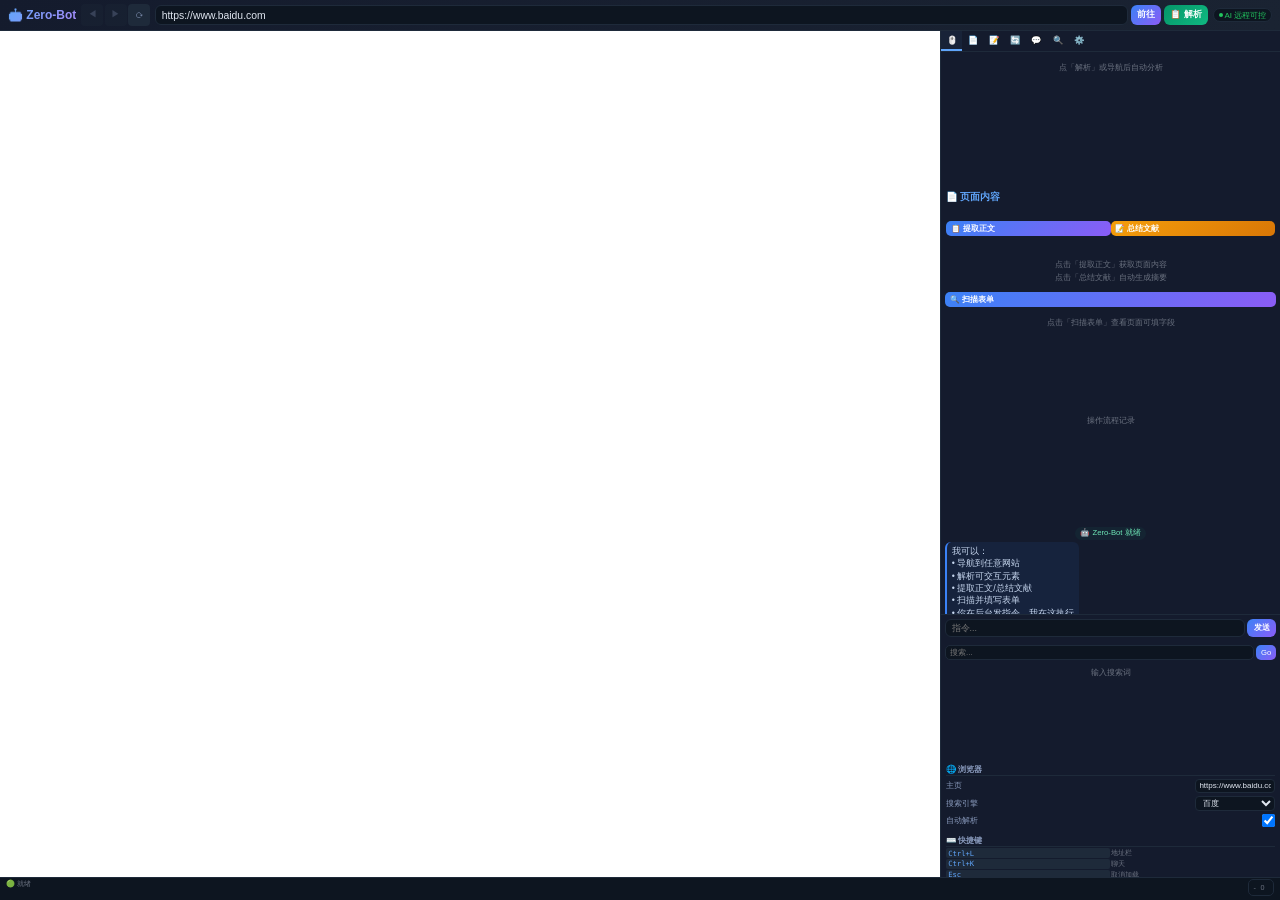
<file: pages/ai-browser.html>
<!DOCTYPE html>
<html lang="zh-CN">
<head>
<meta charset="UTF-8">
<meta name="viewport" content="width=device-width, initial-scale=1.0, maximum-scale=1.0, user-scalable=no">
<title>🤖 Zero-Bot AI 浏览器</title>
<style>
*{margin:0;padding:0;box-sizing:border-box}
html,body{height:100%;overflow:hidden}
body{font-family:-apple-system,BlinkMacSystemFont,"SF Pro Display","Segoe UI",Roboto,sans-serif;background:#0a0e17;color:#e0e6f0;display:flex;flex-direction:column}
.top{background:linear-gradient(135deg,#141b2d,#1a2332);padding:.25rem .5rem;display:flex;align-items:center;gap:.3rem;border-bottom:1px solid #1e2a3a;flex-shrink:0;flex-wrap:wrap}
.top .logo{font-size:.75rem;font-weight:800;background:linear-gradient(135deg,#60a5fa,#a78bfa);-webkit-background-clip:text;-webkit-text-fill-color:transparent;white-space:nowrap}
.tnb{display:flex;gap:.1rem}
.tnb button{width:22px;height:22px;border-radius:4px;border:none;background:#1e2a3a;color:#8899bb;cursor:pointer;font-size:.55rem;display:flex;align-items:center;justify-content:center}
.tnb button:hover{background:#2a3a4a}
.tnb button:disabled{opacity:.3}
.tur{flex:1;display:flex;gap:.15rem;min-width:120px}
.tur input{flex:1;padding:.2rem .35rem;border-radius:6px;border:1.5px solid #1e2a3a;background:#0d1520;color:#e0e6f0;font-size:.65rem;outline:none;min-width:0}
.tur input:focus{border-color:#60a5fa}
.tur button{padding:.2rem .4rem;border-radius:6px;border:none;background:linear-gradient(135deg,#3b82f6,#8b5cf6);color:#fff;font-size:.55rem;font-weight:600;cursor:pointer;white-space:nowrap}
.tur button:hover{opacity:.9}
.tst{font-size:.5rem;color:#22c55e;background:#0d1520;padding:.05rem .3rem;border-radius:30px;border:1px solid #1e2a3a;display:flex;align-items:center;gap:.12rem;white-space:nowrap}
.tst .dot{width:4px;height:4px;border-radius:50%;background:#22c55e;animation:pulse 1.5s infinite}
@keyframes pulse{0%,100%{opacity:1}50%{opacity:.3}}
.mw{flex:1;display:flex;min-height:0}
.bf{flex:1;display:flex;flex-direction:column;min-width:0;position:relative;background:#0d1520}
.bf iframe{flex:1;width:100%;border:none;background:#fff}
.ol{position:absolute;top:0;left:0;width:100%;height:100%;background:rgba(13,21,32,.88);display:flex;align-items:center;justify-content:center;flex-direction:column;gap:.3rem;z-index:10;transition:opacity .3s;pointer-events:none}
.ol.h{opacity:0}
.sp{width:24px;height:24px;border:3px solid #1e2a3a;border-top-color:#60a5fa;border-radius:50%;animation:s .8s linear infinite}
@keyframes s{to{transform:rotate(360deg)}}
.olt{font-size:.55rem;color:#8899bb}
.pn{flex:0 0 340px;display:flex;flex-direction:column;background:#141b2d;border-left:1px solid #1e2a3a;min-height:0}
.pt{display:flex;flex-shrink:0;border-bottom:1px solid #1e2a3a;overflow-x:auto}
.ptb{padding:.25rem .35rem;font-size:.52rem;font-weight:600;cursor:pointer;color:#556;background:transparent;border:none;flex-shrink:0;border-bottom:2px solid transparent;transition:all .08s;white-space:nowrap}
.ptb.a{color:#60a5fa;border-bottom-color:#60a5fa;background:rgba(96,165,250,.05)}
.pc{display:none;flex-direction:column;min-height:0;flex:1}
.pc.a{display:flex}
.ch{flex:1;overflow-y:auto;padding:.25rem;display:flex;flex-direction:column;gap:.15rem}
.ch::-webkit-scrollbar{width:3px}
.ch::-webkit-scrollbar-thumb{background:#1e2a3a;border-radius:3px}
.msg{font-size:.55rem;line-height:1.4;padding:.18rem .3rem;border-radius:6px;max-width:98%;animation:fi .15s}
@keyframes fi{from{opacity:0;transform:translateY(2px)}to{opacity:1;transform:translateY(0)}}
.msg.u{background:#1e2a3a;color:#e0e6f0;align-self:flex-end;border-bottom-right-radius:2px}
.msg.b{background:rgba(59,130,246,.08);color:#c8d8f0;align-self:flex-start;border-left:2px solid #3b82f6}
.msg.s{background:rgba(16,185,129,.06);color:#6ee7b7;align-self:center;border-radius:30px;font-size:.48rem;padding:.06rem .35rem}
.msg .ok{color:#22c55e}.msg .er{color:#ef4444}.msg .ac{color:#f59e0b;font-weight:600}
.cr{flex-shrink:0;padding:.25rem;border-top:1px solid #1e2a3a;display:flex;gap:.15rem}
.cr input{flex:1;padding:.2rem .35rem;border-radius:6px;border:1.5px solid #1e2a3a;background:#0d1520;color:#e0e6f0;font-size:.55rem;outline:none}
.cr input:focus{border-color:#60a5fa}
.cr button{padding:.2rem .4rem;border-radius:6px;border:none;background:linear-gradient(135deg,#3b82f6,#8b5cf6);color:#fff;font-size:.5rem;font-weight:600;cursor:pointer}

.el{flex:1;overflow-y:auto;padding:.2rem .25rem}
.el::-webkit-scrollbar{width:3px}
.el::-webkit-scrollbar-thumb{background:#1e2a3a;border-radius:3px}
.eg{margin-bottom:.25rem}
.eg .egt{font-size:.5rem;font-weight:700;color:#8899bb;margin-bottom:.05rem;border-bottom:1px solid #1e2a3a;padding:.03rem 0}
.ei{display:flex;align-items:center;gap:.15rem;padding:.12rem .2rem;border-radius:4px;background:#0d1520;border:1px solid #1e2a3a;margin-bottom:.06rem;font-size:.48rem;cursor:pointer;transition:all .06s}
.ei:hover{border-color:#60a5fa;background:#111a28}
.ei .en{width:14px;height:14px;border-radius:50%;background:linear-gradient(135deg,#3b82f6,#8b5cf6);color:#fff;display:flex;align-items:center;justify-content:center;font-size:.38rem;font-weight:700;flex-shrink:0}
.ei .et{flex:1;color:#8899bb;overflow:hidden;text-overflow:ellipsis;white-space:nowrap}
.ei .ey{font-size:.38rem;color:#6b7280;flex-shrink:0;padding:.01rem .12rem;border-radius:3px;background:#1e2a3a}

.tx{flex:1;overflow-y:auto;padding:.2rem .3rem;font-size:.52rem;line-height:1.6;white-space:pre-wrap;word-break:break-word}
.tx::-webkit-scrollbar{width:3px}
.tx::-webkit-scrollbar-thumb{background:#1e2a3a;border-radius:3px}
.tx h3{font-size:.6rem;color:#60a5fa;margin:.2rem 0 .1rem}
.tx .stat{display:flex;gap:.4rem;font-size:.45rem;color:#6b7280;margin-bottom:.15rem}
.tx .kw{display:flex;gap:.15rem;flex-wrap:wrap;margin:.1rem 0}
.tx .kw span{background:rgba(96,165,250,.12);color:#60a5fa;padding:.03rem .2rem;border-radius:4px;font-size:.48rem}
.tx .sum{color:#c8d8f0;line-height:1.7}
.tx .full{color:#8899bb;font-size:.48rem}

.fm{flex:1;overflow-y:auto;padding:.2rem .25rem}
.fm::-webkit-scrollbar{width:3px}
.fm::-webkit-scrollbar-thumb{background:#1e2a3a;border-radius:3px}
.fi{background:#0d1520;border:1px solid #1e2a3a;border-radius:5px;padding:.15rem .2rem;margin-bottom:.12rem;font-size:.48rem}
.fi .fn{font-weight:600;color:#8899bb;display:flex;justify-content:space-between}
.fi .fn .ft{font-size:.4rem;color:#6b7280;background:#1e2a3a;padding:.02rem .12rem;border-radius:3px}
.fi .fv{color:#e0e6f0;margin-top:.05rem;word-break:break-all}
.fi .fv input,.fi .fv select{width:100%;background:#1e2a3a;border:1px solid #2a3a4a;border-radius:4px;padding:.1rem .2rem;color:#e0e6f0;font-size:.5rem;outline:none;margin-top:.05rem}
.fi .fv select option{background:#0d1520}

.fl{flex:1;overflow-y:auto;padding:.2rem .25rem}
.fl::-webkit-scrollbar{width:3px}
.fl::-webkit-scrollbar-thumb{background:#1e2a3a;border-radius:3px}
.fli{display:flex;align-items:center;gap:.2rem;padding:.15rem .2rem;border-radius:5px;background:#0d1520;border:1px solid #1e2a3a;margin-bottom:.1rem;font-size:.5rem}
.fli .fi-icon{width:16px;height:16px;border-radius:50%;background:linear-gradient(135deg,#3b82f6,#8b5cf6);display:flex;align-items:center;justify-content:center;font-size:.38rem;color:#fff;flex-shrink:0}
.fli .fi-text{flex:1;color:#8899bb}
.fli .fi-stat{font-size:.42rem;padding:.02rem .2rem;border-radius:20px;flex-shrink:0}
.fli .fi-stat.d{background:rgba(34,197,94,.12);color:#22c55e}
.fli .fi-stat.r{background:rgba(245,158,11,.12);color:#f59e0b}
.fli .fi-stat.e{background:rgba(239,68,68,.12);color:#ef4444}

.sb{flex:1;overflow-y:auto;padding:.25rem}
.sb::-webkit-scrollbar{width:3px}
.sb::-webkit-scrollbar-thumb{background:#1e2a3a;border-radius:3px}
.sr{padding:.2rem .25rem;border-radius:5px;background:#0d1520;border:1px solid #1e2a3a;margin-bottom:.15rem;cursor:pointer;transition:all .06s}
.sr:hover{border-color:#60a5fa}
.sr .st{font-size:.55rem;font-weight:600;color:#60a5fa}
.sr .su{font-size:.42rem;color:#6b7280;overflow:hidden;text-overflow:ellipsis;white-space:nowrap}
.sr .sd{font-size:.48rem;color:#8899bb}

.st{flex:1;overflow-y:auto;padding:.3rem}
.st::-webkit-scrollbar{width:3px}
.st::-webkit-scrollbar-thumb{background:#1e2a3a;border-radius:3px}
.sg{margin-bottom:.35rem}
.sg .sgt{font-size:.52rem;font-weight:700;color:#8899bb;border-bottom:1px solid #1e2a3a;padding-bottom:.03rem;margin-bottom:.08rem}
.sr2{display:flex;justify-content:space-between;align-items:center;padding:.1rem 0;font-size:.5rem}
.sr2 label{color:#8899bb}
.sr2 input[type=text],.sr2 select{background:#0d1520;border:1.5px solid #1e2a3a;border-radius:4px;padding:.08rem .2rem;color:#e0e6f0;font-size:.5rem;outline:none;width:80px}
.sr2 input:focus{border-color:#60a5fa}

.sbar{flex-shrink:0;background:#0d1520;border-top:1px solid #1e2a3a;padding:.08rem .35rem;display:flex;justify-content:space-between;font-size:.45rem;color:#6b7280}
.sl,.sr{display:flex;gap:.3rem}
@media(max-width:768px){.pn{flex:0 0 280px}}
@media(max-width:500px){.pn{flex:0 0 200px}}
</style>
</head>
<body>

<div class="top">
<div class="logo">🤖 Zero-Bot</div>
<div class="tnb"><button id="bb" disabled>◀</button><button id="fb" disabled>▶</button><button id="rb">⟳</button></div>
<div class="tur">
<input type="text" id="urlIn" placeholder="网址..." value="https://www.baidu.com">
<button id="go">前往</button>
<button id="parseBtn" style="background:linear-gradient(135deg,#059669,#10b981)">📋 解析</button>
</div>
<div class="tst"><span class="dot"></span>AI 远程可控</div>
</div>

<div class="mw">
<div class="bf">
<iframe id="fr" src="about:blank" sandbox="allow-scripts allow-same-origin allow-forms allow-popups allow-modals"></iframe>
<div class="ol h" id="ol"><div class="sp"></div><div class="olt" id="olt">加载中...</div></div>
</div>

<div class="pn">
<div class="pt">
<button class="ptb a" data-t="elems">🖱️</button>
<button class="ptb" data-t="content">📄</button>
<button class="ptb" data-t="form">📝</button>
<button class="ptb" data-t="flow">🔄</button>
<button class="ptb" data-t="chat">💬</button>
<button class="ptb" data-t="search">🔍</button>
<button class="ptb" data-t="st">⚙️</button>
</div>

<!-- 可交互 -->
<div class="pc a" id="t-elems" style="display:flex"><div class="el" id="elemList"><div style="font-size:.5rem;color:#6b7280;text-align:center;padding:.4rem">点「解析」或导航后自动分析</div></div></div>

<!-- 内容 -->
<div class="pc" id="t-content" style="display:flex">
<div class="tx" id="contentBox">
<h3>📄 页面内容</h3>
<div class="sr2" style="margin-bottom:.2rem">
<button id="extractBtn" class="tur button" style="padding:.15rem .3rem;font-size:.48rem;border-radius:5px;border:none;background:linear-gradient(135deg,#3b82f6,#8b5cf6);color:#fff;font-weight:600;cursor:pointer">📋 提取正文</button>
<button id="summarizeBtn" class="tur button" style="padding:.15rem .3rem;font-size:.48rem;border-radius:5px;border:none;background:linear-gradient(135deg,#f59e0b,#d97706);color:#fff;font-weight:600;cursor:pointer">📝 总结文献</button>
</div>
<div id="contentDisplay" style="color:#6b7280;font-size:.5rem;text-align:center;padding:.3rem">点击「提取正文」获取页面内容<br>点击「总结文献」自动生成摘要</div>
</div></div>

<!-- 填表 -->
<div class="pc" id="t-form" style="display:flex">
<div class="fm" id="formBox">
<div class="sr2" style="margin-bottom:.2rem">
<button id="scanFormBtn" class="tur button" style="padding:.15rem .3rem;font-size:.48rem;border-radius:5px;border:none;background:linear-gradient(135deg,#3b82f6,#8b5cf6);color:#fff;font-weight:600;cursor:pointer">🔍 扫描表单</button>
</div>
<div id="formDisplay" style="color:#6b7280;font-size:.5rem;text-align:center;padding:.3rem">点击「扫描表单」查看页面可填字段</div>
</div></div>

<!-- 流程 -->
<div class="pc" id="t-flow" style="display:flex"><div class="fl" id="flowList"><div style="font-size:.5rem;color:#6b7280;text-align:center;padding:.4rem">操作流程记录</div></div></div>

<!-- 对话 -->
<div class="pc" id="t-chat" style="display:flex;flex-direction:column">
<div class="ch" id="chatBox">
<div class="msg s">🤖 Zero-Bot 就绪</div>
<div class="msg b">我可以：<br>• 导航到任意网站<br>• 解析可交互元素<br>• 提取正文/总结文献<br>• 扫描并填写表单<br>• 你在后台发指令，我在这执行</div>
</div>
<div class="cr"><input type="text" id="cmdIn" placeholder="指令..." value=""><button id="cmdBtn">发送</button></div>
</div>

<!-- 搜索 -->
<div class="pc" id="t-search" style="display:flex">
<div style="flex:1;overflow-y:auto;padding:.25rem">
<div style="display:flex;gap:.15rem;margin-bottom:.2rem">
<input type="text" id="searchQ" placeholder="搜索..." style="flex:1;background:#0d1520;border:1.5px solid #1e2a3a;border-radius:5px;padding:.12rem .25rem;color:#e0e6f0;font-size:.5rem;outline:none">
<button id="searchGo" style="background:linear-gradient(135deg,#3b82f6,#8b5cf6);border:none;border-radius:5px;color:#fff;padding:.12rem .3rem;font-size:.48rem;cursor:pointer">Go</button>
</div>
<div id="searchResults"><div style="font-size:.48rem;color:#6b7280;text-align:center;padding:.3rem">输入搜索词</div></div>
</div></div>

<!-- 设置 -->
<div class="pc" id="t-st" style="display:flex">
<div class="st">
<div class="sg"><div class="sgt">🌐 浏览器</div>
<div class="sr2"><label>主页</label><input type="text" id="homePage" value="https://www.baidu.com"></div>
<div class="sr2"><label>搜索引擎</label><select id="searchEngine"><option value="duckduckgo">DuckDuckGo</option><option value="baidu" selected>百度</option></select></div>
<div class="sr2"><label>自动解析</label><input type="checkbox" id="autoParse" checked></div>
</div>
<div class="sg"><div class="sgt">⌨️ 快捷键</div>
<div style="display:grid;grid-template-columns:1fr 1fr;gap:.05rem;font-size:.45rem">
<kbd style="background:#1e2a3a;border-radius:2px;padding:.02rem .15rem;color:#60a5fa;font-family:monospace">Ctrl+L</kbd><span style="color:#6b7280">地址栏</span>
<kbd style="background:#1e2a3a;border-radius:2px;padding:.02rem .15rem;color:#60a5fa;font-family:monospace">Ctrl+K</kbd><span style="color:#6b7280">聊天</span>
<kbd style="background:#1e2a3a;border-radius:2px;padding:.02rem .15rem;color:#60a5fa;font-family:monospace">Esc</kbd><span style="color:#6b7280">取消加载</span>
</div></div>
</div></div>
</div></div>

<div class="sbar">
<div class="sl"><span id="status">🟢 就绪</span></div>
<div class="sr"><span id="pgInfo">-</span><span id="elemCount">0</span><span id="timeD"></span></div>
</div>

<script>
(function(){
'use strict';
var fr=document.getElementById('fr'),urlIn=document.getElementById('urlIn'),go=document.getElementById('go');
var bb=document.getElementById('bb'),fb=document.getElementById('fb'),rb=document.getElementById('rb');
var ol=document.getElementById('ol'),olt=document.getElementById('olt');
var chatBox=document.getElementById('chatBox'),cmdIn=document.getElementById('cmdIn'),cmdBtn=document.getElementById('cmdBtn');
var elemList=document.getElementById('elemList'),contentBox=document.getElementById('contentBox'),contentDisplay=document.getElementById('contentDisplay');
var formBox=document.getElementById('formBox'),formDisplay=document.getElementById('formDisplay'),flowList=document.getElementById('flowList');
var statusEl=document.getElementById('status'),pgInfo=document.getElementById('pgInfo'),elemCount=document.getElementById('elemCount'),timeD=document.getElementById('timeD');
var hist=[],hi=-1,curUrl='https://www.baidu.com',pageElems=[],pageText='',summaryData=null,formFields=[];

function cl(){var d=new Date();timeD.textContent=('0'+d.getHours()).slice(-2)+':'+('0'+d.getMinutes()).slice(-2)+':'+('0'+d.getSeconds()).slice(-2)}
setInterval(cl,1000);cl();

function ss(s){statusEl.textContent=s;}
function so(t){ol.classList.remove('h');olt.textContent=t;}
function sh(){ol.classList.add('h');}

function am(type,html){var m=document.createElement('div');m.className='msg '+(type||'s');m.innerHTML=html;chatBox.appendChild(m);chatBox.scrollTop=chatBox.scrollHeight;}
function af(text,status){
var item=document.createElement('div');item.className='fli';
var badge={done:'d',running:'r',error:'e'}[status]||'d';
var bt={done:'✅',running:'▶',error:'❌'}[status]||'✅';
item.innerHTML='<div class="fi-icon">🤖</div><div class="fi-text">'+text+'</div><div class="fi-stat '+badge+'">'+bt+'</div>';
flowList.insertBefore(item,flowList.firstChild);
}

function nav(url){
if(!url||url==='about:blank')url=document.getElementById('homePage').value||'https://www.baidu.com';
if(!url.match(/^https?:\/\//i))url='https://'+url;
curUrl=url;so('🌐 加载 '+url);ss('🌐 加载中');fr.src=url;urlIn.value=url;
if(hi<0||hist[hi]!==url){hist=hist.slice(0,hi+1);hist.push(url);hi=hist.length-1;}updNav();
}
function updNav(){bb.disabled=hi<=0;fb.disabled=hi>=hist.length-1;}

fr.onload=function(){sh();ss('✅');try{pgInfo.textContent=fr.contentDocument.title||''}catch(e){}if(document.getElementById('autoParse').checked)parsePage();};
fr.onerror=function(){sh();ss('❌');};

go.onclick=function(){nav(urlIn.value);};
urlIn.onkeydown=function(e){if(e.key==='Enter')go.click();};
bb.onclick=function(){if(hi>0){hi--;nav(hist[hi]);}};
fb.onclick=function(){if(hi<hist.length-1){hi++;nav(hist[hi]);}};
rb.onclick=function(){nav(curUrl);};

function parsePage(){
var u=urlIn.value.trim();if(!u.match(/^https?:\/\//i))u='https://'+u;
so('🔍 解析中...');ss('🔍 解析');
fetch('/api/browser-proxy?url='+encodeURIComponent(u)+'&action=parse').then(function(r){return r.json()}).then(function(d){
sh();pageElems=d.elements||[];elemCount.textContent=pageElems.length+' 个';
var links=pageElems.filter(function(e){return e.type==='link';});
var inputs=pageElems.filter(function(e){return e.type==='input';});
var btns=pageElems.filter(function(e){return e.type==='button';});
var h='';
if(links.length){h+='<div class="eg"><div class="egt">🔗 链接 ('+links.length+')</div>';links.forEach(function(e,i){h+='<div class="ei" data-href="'+(e.href||'')+'"><span class="en">'+(pageElems.indexOf(e)+1)+'</span><span class="et">'+esc(e.text)+'</span><span class="ey">链接</span></div>';});h+='</div>';}
if(btns.length){h+='<div class="eg"><div class="egt">🔘 按钮 ('+btns.length+')</div>';btns.forEach(function(e){h+='<div class="ei"><span class="en">'+(pageElems.indexOf(e)+1)+'</span><span class="et">'+esc(e.text)+'</span><span class="ey">按钮</span></div>';});h+='</div>';}
if(inputs.length){h+='<div class="eg"><div class="egt">📝 表单 ('+inputs.length+')</div>';inputs.forEach(function(e){h+='<div class="ei"><span class="en">'+(pageElems.indexOf(e)+1)+'</span><span class="et">'+esc(e.name)+'</span><span class="ey">'+e.inputType+'</span></div>';});h+='</div>';}
if(!h)h='<div style="font-size:.5rem;color:#6b7280;text-align:center;padding:.4rem">未找到可交互元素</div>';
elemList.innerHTML=h;
elemList.querySelectorAll('.ei').forEach(function(el){el.onclick=function(){var hh=this.getAttribute('data-href');if(hh){nav(hh);am('s','🖱️ 点击: '+esc(this.querySelector('.et').textContent));af('点击: '+esc(this.querySelector('.et').textContent),'done');}};});
ss('✅ 解析完成');af('解析元素 ('+pageElems.length+' 个)','done');
}).catch(function(){sh();elemList.innerHTML='<div style="font-size:.5rem;color:#ef4444;text-align:center;padding:.4rem">解析失败</div>';ss('❌ 解析失败');});
}

document.getElementById('parseBtn').onclick=parsePage;

// ===== 内容提取 =====
function extractPage(){
var u=urlIn.value.trim();if(!u.match(/^https?:\/\//i))u='https://'+u;
so('📋 提取正文...');ss('📋 提取');
fetch('/api/browser-proxy?url='+encodeURIComponent(u)+'&action=extract').then(function(r){return r.json()}).then(function(d){
sh();pageText=d.text||'';
var html='<h3>📄 '+esc(d.title)+'</h3><div class="stat"><span>📏 '+d.length+' 字</span><span>🔗 <a href="'+esc(d.url)+'" target="_blank" style="color:#60a5fa">原文</a></span></div><div class="full">'+esc(pageText.substring(0,5000))+'</div>';
contentDisplay.innerHTML=html;
ss('✅ 提取完成');af('提取正文 ('+d.length+' 字)','done');
}).catch(function(){sh();contentDisplay.innerHTML='<div style="color:#ef4444;font-size:.5rem;text-align:center;padding:.3rem">提取失败</div>';ss('❌');});
}

function summarizePage(){
var u=urlIn.value.trim();if(!u.match(/^https?:\/\//i))u='https://'+u;
so('📝 总结文献...');ss('📝 总结');
fetch('/api/browser-proxy?url='+encodeURIComponent(u)+'&action=summarize').then(function(r){return r.json()}).then(function(d){
sh();
var h='<h3>📝 '+esc(d.title)+'</h3>';
h+='<div class="stat"><span>📏 '+d.length+' 字</span><span>📄 '+d.sentenceCount+' 句</span><span>🔗 <a href="'+esc(d.url)+'" target="_blank" style="color:#60a5fa">原文</a></span></div>';
if(d.keywords&&d.keywords.length){h+='<div class="kw">';d.keywords.forEach(function(kw){h+='<span>#'+esc(kw)+'</span>';});h+='</div>';}
h+='<div class="sum">'+esc(d.summary)+'</div>';
contentDisplay.innerHTML=h;
ss('✅ 总结完成');af('总结文献 ('+d.keywords.slice(0,3).join(',')+')','done');
}).catch(function(){sh();contentDisplay.innerHTML='<div style="color:#ef4444;font-size:.5rem;text-align:center;padding:.3rem">总结失败</div>';ss('❌');});
}

document.getElementById('extractBtn').onclick=extractPage;
document.getElementById('summarizeBtn').onclick=summarizePage;

// ===== 表单扫描 =====
function scanForm(){
var u=urlIn.value.trim();if(!u.match(/^https?:\/\//i))u='https://'+u;
so('🔍 扫描表单...');ss('🔍 扫描');
fetch('/api/browser-proxy?url='+encodeURIComponent(u)+'&action=fillform').then(function(r){return r.json()}).then(function(d){
sh();formFields=[];
if(!d.forms||!d.forms.length){formDisplay.innerHTML='<div style="color:#6b7280;font-size:.5rem;text-align:center;padding:.3rem">未找到表单字段</div>';ss('✅');return;}
var h='<div style="font-size:.5rem;color:#60a5fa;margin-bottom:.2rem">共 '+d.totalFields+' 个字段</div>';
d.forms.forEach(function(f){
f.fields.forEach(function(fd){
formFields.push(fd);
h+='<div class="fi"><div class="fn"><span>'+esc(fd.name)+'</span><span class="ft">'+esc(fd.type)+'</span></div>';
if(fd.type==='select'&&fd.options){
h+='<div class="fv"><select data-name="'+esc(fd.name)+'">';
fd.options.forEach(function(o){h+='<option value="'+esc(o.value)+'">'+esc(o.text)+'</option>';});
h+='</select></div>';
}else if(fd.type==='textarea'){
h+='<div class="fv"><textarea data-name="'+esc(fd.name)+'" placeholder="'+esc(fd.placeholder)+'" style="width:100%;background:#1e2a3a;border:1px solid #2a3a4a;border-radius:4px;padding:.1rem .2rem;color:#e0e6f0;font-size:.5rem;outline:none;resize:vertical;min-height:30px"></textarea></div>';
}else{
h+='<div class="fv"><input type="text" data-name="'+esc(fd.name)+'" placeholder="'+esc(fd.placeholder)+'" value="'+esc(fd.value)+'"></div>';
}
h+='</div>';
});
});
formDisplay.innerHTML=h;
ss('✅ 扫描完成');af('扫描表单 ('+d.totalFields+' 个字段)','done');
}).catch(function(){sh();formDisplay.innerHTML='<div style="color:#ef4444;font-size:.5rem;text-align:center;padding:.3rem">扫描失败</div>';ss('❌');});
}

document.getElementById('scanFormBtn').onclick=scanForm;

// ===== 搜索 =====
function aiSearch(q){
if(!q)return;so('🔍 搜索 '+q);ss('🔍 搜索');
fetch('/api/search?q='+encodeURIComponent(q)+'&count=8').then(function(r){return r.json()}).then(function(d){
sh();
var box=document.getElementById('searchResults');
if(d.results&&d.results.length){
var h='<div style="font-size:.5rem;font-weight:600;color:#60a5fa;margin-bottom:.1rem">结果</div>';
d.results.forEach(function(r,i){if(!r.url)return;h+='<div class="sr" data-url="'+r.url+'"><div class="st">'+(i+1)+'. '+esc(r.title)+'</div><div class="su">'+esc(r.url)+'</div>'+(r.description?'<div class="sd">'+esc(r.description)+'</div>':'')+'</div>';});
box.innerHTML=h;
box.querySelectorAll('.sr').forEach(function(el){el.onclick=function(){nav(this.getAttribute('data-url'));};});
ss('✅ 搜索完成');am('b','🔍 搜索 "'+q+'" 找到 '+d.results.length+' 条');
}else{box.innerHTML='<div style="font-size:.48rem;color:#6b7280;text-align:center;padding:.3rem">无结果</div>';ss('❌');}
}).catch(function(){sh();ss('❌');});
}

document.getElementById('searchGo').onclick=function(){var q=document.getElementById('searchQ').value.trim();if(q)aiSearch(q);};
document.getElementById('searchQ').onkeydown=function(e){if(e.key==='Enter')document.getElementById('searchGo').click();};

// ===== 聊天指令 =====
function processCmd(cmd){
cmd=cmd.trim();if(!cmd)return;
am('u',cmd);cmdIn.value='';
var c=cmd.toLowerCase();
if(c.startsWith('搜索')||c.startsWith('搜一下')||c.startsWith('查一下')){var q=c.replace(/^(搜索|搜一下|查一下)\s*/,'');if(q)aiSearch(q);return;}
if(c.startsWith('打开')||c.startsWith('访问')||c.startsWith('去')){var u=c.replace(/^(打开|访问|去)\s*/,'');if(u)nav(u);return;}
if(c.match(/^点击\s*(\d+)/)){var m=c.match(/点击\s*(\d+)/);if(m&&m[1]){var idx=parseInt(m[1])-1;if(pageElems[idx]&&pageElems[idx].href){nav(pageElems[idx].href);am('s','🖱️ 点击: '+esc(pageElems[idx].text));af('点击: '+esc(pageElems[idx].text),'done');}}return;}
if(c==='解析'||c==='刷新元素'){parsePage();return;}
if(c==='提取'||c==='正文'||c==='提取正文'){extractPage();return;}
if(c==='总结'||c==='总结文献'||c==='摘要'){summarizePage();return;}
if(c==='扫描表单'||c==='表单'||c==='填表'){scanForm();return;}
if(c==='刷新'||c==='重新加载'){rb.click();am('s','🔄');return;}
if(c==='后退'||c==='返回'){bb.click();return;}
if(c==='前进'){fb.click();return;}
if(c==='主页'||c==='首页'){nav(document.getElementById('homePage').value||'https://www.baidu.com');return;}
if(c==='帮助'||c==='help'){am('b','📋 <strong>指令：</strong><br>• 搜索XX / 打开XX<br>• 点击N / 解析 / 提取<br>• 总结 / 扫描表单<br>• 刷新 / 后退 / 前进');return;}
aiSearch(cmd);
}
cmdBtn.onclick=function(){processCmd(cmdIn.value);};
cmdIn.onkeydown=function(e){if(e.key==='Enter')processCmd(cmdIn.value);};

// ===== URL Hash 远程 =====
function checkHash(){
var hh=window.location.hash;if(!hh||hh==='#'||hh==='#!')return;
var m=hh.match(/#cmd=([^|]+)(?:\|(.*))?/);if(!m)return;
var type=m[1],data=m[2]||'';history.replaceState(null,'','#');
setTimeout(function(){
am('b','📡 <strong>远程：</strong>'+type+' '+(data||''));
switch(type){
case 'navigate':case 'open':nav(decodeURIComponent(data));break;
case 'parse':parsePage();break;
case 'extract':extractPage();break;
case 'summarize':summarizePage();break;
case 'scanform':case 'form':scanForm();break;
case 'search':aiSearch(decodeURIComponent(data));break;
case 'refresh':rb.click();break;
case 'back':bb.click();break;
case 'forward':fb.click();break;
case 'home':nav(document.getElementById('homePage').value||'https://www.baidu.com');break;
case 'click':if(data){var idx=parseInt(data)-1;if(pageElems[idx]&&pageElems[idx].href){nav(pageElems[idx].href);am('s','🖱️ 远程点击: '+esc(pageElems[idx].text));af('远程点击: '+esc(pageElems[idx].text),'done');}}break;
default:am('s','❌ 未知命令: '+type);
}
},100);
},100);
}
window.onhashchange=checkHash;

// Tab切换
document.querySelectorAll('.ptb').forEach(function(t){
t.onclick=function(){
document.querySelectorAll('.ptb').forEach(function(x){x.classList.remove('a');});
document.querySelectorAll('.pc').forEach(function(x){x.style.display='none';x.classList.remove('a');});
this.classList.add('a');
var id=this.getAttribute('data-t');document.getElementById('t-'+id).style.display='flex';document.getElementById('t-'+id).classList.add('a');
};
});

// 快捷键
document.onkeydown=function(e){
if(e.ctrlKey&&e.key==='l'){e.preventDefault();urlIn.focus();urlIn.select();}
if(e.ctrlKey&&e.key==='k'){e.preventDefault();cmdIn.focus();}
if(e.key==='Escape'){sh();}
};
function esc(s){return (s||'').replace(/&/g,'&amp;').replace(/</g,'&lt;').replace(/>/g,'&gt;');}

// 启动
setTimeout(function(){nav(document.getElementById('homePage').value||'https://www.baidu.com');},300);
checkHash();
})();
</script>
</body>
</html>
</file>
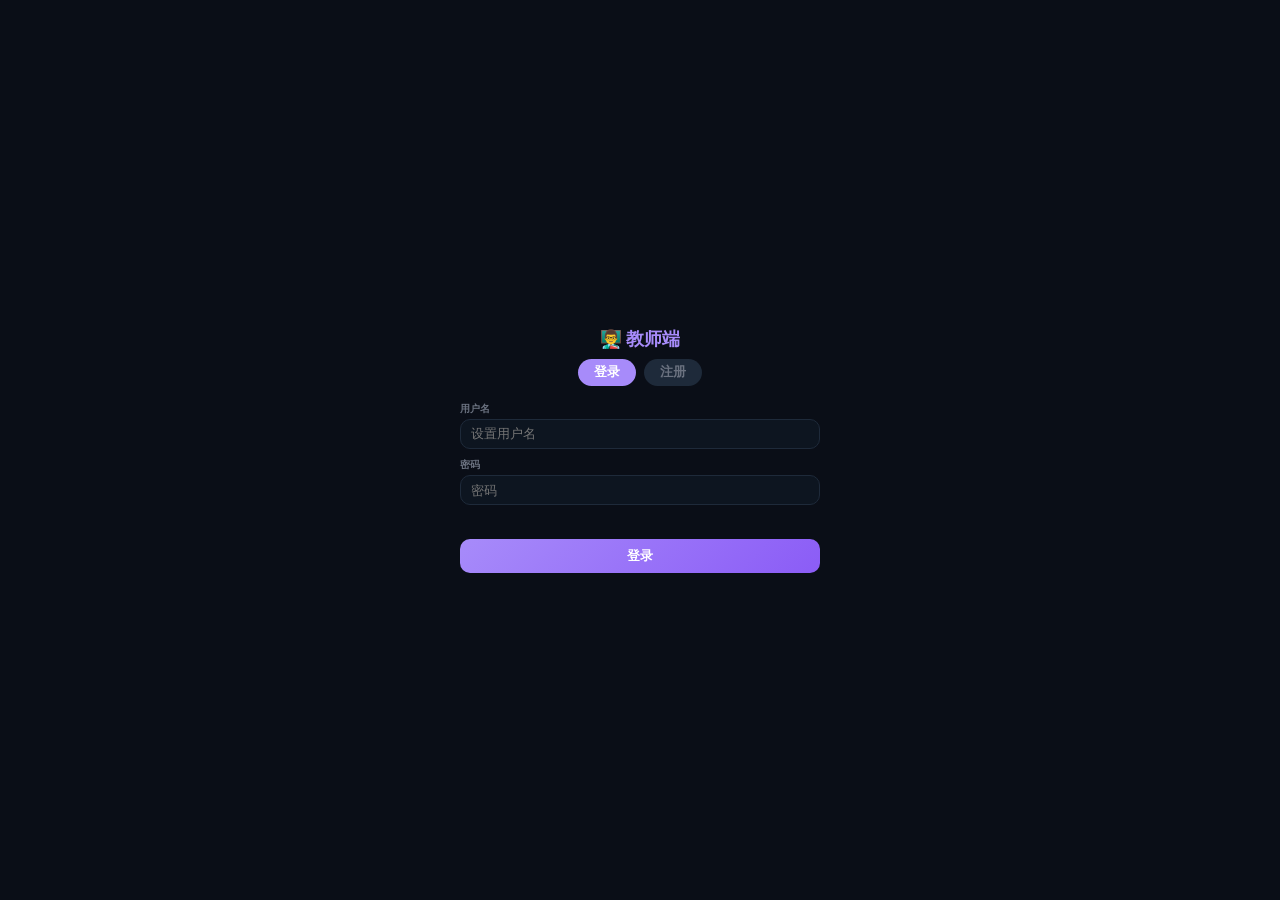
<file: pages/call-teacher.html>
<!DOCTYPE html>
<html lang="zh-CN">
<head>
<meta charset="UTF-8">
<meta name="viewport" content="width=device-width, initial-scale=1.0">
<title>教师端</title>
<style>
*{margin:0;padding:0;box-sizing:border-box}
body{font-family:-apple-system,BlinkMacSystemFont,"Segoe UI","PingFang SC","Microsoft YaHei",sans-serif;background:#0a0e17;color:#e0e6f0;min-height:100vh;display:flex;align-items:center;justify-content:center}
.app{width:100%;max-width:400px;padding:20px;text-align:center}
h2{color:#a78bfa;font-size:1.1rem;margin-bottom:.5rem}
p{color:#6b7280;font-size:.75rem;margin-bottom:1rem}
.tabs{display:flex;gap:.5rem;justify-content:center;margin-bottom:1rem}
.tabs button{padding:.3rem 1rem;border-radius:20px;border:none;font-weight:700;font-size:.8rem;cursor:pointer}
.tabs .on{background:#a78bfa;color:#fff}
.tabs .off{background:#1e2a3a;color:#6b7280}
.field{text-align:left;margin-bottom:.6rem}
.field label{display:block;font-size:.65rem;color:#6b7280;margin-bottom:.2rem;font-weight:600}
.field input,.field select{width:100%;padding:.4rem .6rem;border-radius:10px;border:1.5px solid #1e2a3a;background:#0d1520;color:#e0e6f0;font-size:.8rem;outline:none}
.field input:focus,.field select:focus{border-color:#a78bfa}
.btn{width:100%;padding:.5rem;border-radius:10px;border:none;background:linear-gradient(135deg,#a78bfa,#8b5cf6);color:#fff;font-weight:700;cursor:pointer;margin-top:.2rem}
.err{color:#ef4444;font-size:.75rem;min-height:1rem;margin-bottom:.3rem}
.hidden{display:none}
.ok{color:#27ae60;font-size:.75rem}
</style>
</head>
<body>
<div class="app">
<div id="loginPage">
<h2>👨‍🏫 教师端</h2>
<div class="tabs">
<button class="on" id="tabLogin" onclick="switchTab('login')">登录</button>
<button class="off" id="tabReg" onclick="switchTab('reg')">注册</button>
</div>

<div id="loginForm">
<div class="field"><label>用户名</label><input type="text" id="lPhone" placeholder="设置用户名"></div>
<div class="field"><label>密码</label><input type="password" id="lPw" placeholder="密码"></div>
<div class="err" id="lErr"></div>
<button class="btn" onclick="doLogin()">登录</button>
</div>

<div id="regForm" class="hidden">
<div class="field"><label>用户名</label><input type="text" id="rPhone" placeholder="设置用户名"></div>
<div class="field"><label>密码（至少4位）</label><input type="password" id="rPw" placeholder="密码"></div>
<div class="field"><label>教师身份</label><select id="rType"><option value="班主任">班主任</option><option value="任课老师">任课老师</option></select></div>
<div class="field"><label>教师名称</label><input type="text" id="rName" placeholder="如：张老师"></div>
<div class="field"><label>班级名称</label><input type="text" id="rClass" placeholder="如：三年级一班"></div>
<div class="err" id="rErr"></div>
<button class="btn" onclick="doReg()">注册</button>
</div>
</div>

<div id="mainPage" class="hidden">
<p style="color:#a78bfa;font-weight:700">教师码：<span id="codeDisplay">—</span> <span style="font-size:.55rem;color:#6b7280" onclick="showConnect()">🔗 连接</span></p>
<button class="btn" style="background:transparent;border:1px solid #1e2a3a;margin-bottom:.3rem" onclick="copyCode()">📋 复制教师码</button>
<div id="connectPanel" class="hidden" style="margin-bottom:.5rem;padding:.4rem;background:#141b2d;border-radius:10px">
<div class="field"><label>输入教师码连接</label><input type="text" id="connectCode" placeholder="如TCH7A3B" style="text-transform:uppercase;font-family:monospace"></div>
<button class="btn" onclick="doConnect()" style="margin-bottom:.2rem">连接</button>
<div class="err" id="connectErr"></div>
</div>
<div id="classList" style="margin:.5rem 0"></div>
<div id="callHistory" style="background:#141b2d;border:1px solid #1e2a3a;border-radius:10px;padding:.4rem .6rem;margin-bottom:.5rem;font-size:.75rem;color:#6b7280"></div>
<div id="callPanel" style="background:#141b2d;border:1px solid #1e2a3a;border-radius:10px;padding:.5rem .6rem;margin-bottom:.5rem">
<p style="font-size:.7rem;color:#6b7280;margin-bottom:.3rem">📞 发送呼叫</p>
<input type="text" id="callNameInput" placeholder="学生姓名" style="width:100%;padding:.35rem .5rem;border-radius:8px;border:1.5px solid #1e2a3a;background:#0d1520;color:#e0e6f0;font-size:.8rem;outline:none;box-sizing:border-box">
<div style="display:flex;gap:.3rem;margin-top:.3rem">
<button class="btn" onclick="sendCall()" style="padding:.35rem;font-size:.75rem">呼叫</button>
<button class="btn" style="background:transparent;border:1px solid #1e2a3a;color:#6b7280;padding:.35rem;font-size:.75rem" onclick="clearCall()">清除</button>
</div>
<div id="callResult" style="font-size:.7rem;color:#6b7280;margin-top:.3rem"></div>
</div>
<div class="field"><input type="text" id="newClsName" placeholder="新班级名称"><button class="btn" onclick="addClass()" style="margin-top:.3rem">➕ 添加班级</button></div>
<button class="btn" style="background:transparent;border:1px solid #ef4444;color:#ef4444;margin-top:.5rem" onclick="logout()">退出登录</button>
</div>
</div>

<script>
// ===== 修复：改为相对路径，兼容子域名和主域名部署 =====
// ===== 🔒 安全修复 =====
// 1. HTML 转义防 XSS
// 2. 密码 SHA-256 哈希，不存明文
// 3. 每个账号独立存储（前缀 'acc:' + 手机号）
// 4. 所有用户输入渲染都经过转义
var API = '/api/call';
var AUTH_API = '/api/auth';
var ACC_PREFIX = 'acc:';  // 每个账号独立key，如 acc:138xxxx

// HTML 转义：防止 XSS
function esc(str){
  if(typeof str !== 'string') str = String(str);
  return str.replace(/&/g,'&amp;').replace(/</g,'&lt;').replace(/>/g,'&gt;').replace(/"/g,'&quot;').replace(/'/g,'&#039;');
}

// 简单的 SHA-256 哈希（从 Web Crypto API）
async function hashPw(pw){
  var enc = new TextEncoder().encode(pw);
  var buf = await crypto.subtle.digest('SHA-256', enc);
  var arr = Array.from(new Uint8Array(buf));
  return arr.map(function(b){ return b.toString(16).padStart(2,'0'); }).join('');
}

function switchTab(t){
  document.getElementById('tabLogin').className = t==='login'?'on':'off';
  document.getElementById('tabReg').className = t==='reg'?'on':'off';
  document.getElementById('loginForm').style.display = t==='login'?'block':'none';
  document.getElementById('regForm').style.display = t==='reg'?'block':'none';
}

// 获取单个账号（返回 null 或账号对象）
function getAccount(phone){
  try {
    var raw = localStorage.getItem(ACC_PREFIX + phone);
    return raw ? JSON.parse(raw) : null;
  } catch(e) { return null; }
}

// 保存单个账号
function saveAccount(phone, data){
  localStorage.setItem(ACC_PREFIX + phone, JSON.stringify(data));
}

// 删除单个账号
function removeAccount(phone){
  localStorage.removeItem(ACC_PREFIX + phone);
}

// ===== 注册（带密码哈希） =====
async function doReg(){
  var p=document.getElementById('rPhone').value.trim();
  var w=document.getElementById('rPw').value;
  var t=document.getElementById('rType').value;
  var n=document.getElementById('rName').value.trim();
  var c=document.getElementById('rClass').value.trim();
  if(p.length<2){document.getElementById('rErr').textContent='用户名无效';return;}
  if(w.length<4){document.getElementById('rErr').textContent='密码至少4位';return;}
  if(!n||!c){document.getElementById('rErr').textContent='请填写完整';return;}

  // 过滤特殊字符防止 key 冲突
  if(!/^[a-zA-Z0-9_@.\-]+$/.test(p)){
    document.getElementById('rErr').textContent='用户名只能包含字母、数字、下划线、@、.、-';
    return;
  }

  var existing = getAccount(p);
  if(existing){
    document.getElementById('rErr').textContent='该用户名已注册';
    return;
  }

  var pwHash = await hashPw(w);
  var teacherCode = 'TCH' + Math.random().toString(36).slice(2, 7).toUpperCase();
  var teacherData = {
    phone: p,
    pwHash: pwHash,  // 🔒 不存明文密码
    teacherCode: teacherCode,
    teacherName: n,
    teacherType: t,
    classes: [{ id: Date.now() + 'a', name: c, teacherType: t }]
  };

  // 每个账号独立存储
  saveAccount(p, teacherData);

  // 当前登录 session
  localStorage.setItem('***', teacherCode);
  localStorage.setItem('***', JSON.stringify({
    teacherCode: teacherCode,
    teacherName: n,
    teacherType: t,
    classes: teacherData.classes
  }));

  location.reload();
}

// ===== 登录（验证密码哈希） =====
async function doLogin(){
  var p=document.getElementById('lPhone').value.trim();
  var w=document.getElementById('lPw').value;
  if(!p||!w){document.getElementById('lErr').textContent='请填写完整';return;}

  var userData = getAccount(p);
  if(!userData){
    document.getElementById('lErr').textContent='账号不存在';
    return;
  }

  var pwHash = await hashPw(w);
  if(userData.pwHash !== pwHash){
    document.getElementById('lErr').textContent='密码错误';
    return;
  }

  localStorage.setItem('***', userData.teacherCode);
  localStorage.setItem('***', JSON.stringify({
    teacherCode: userData.teacherCode,
    teacherName: userData.teacherName,
    teacherType: userData.teacherType,
    classes: userData.classes || []
  }));

  location.reload();
}

function copyCode(){
  var code=document.getElementById('codeDisplay').textContent;
  if(navigator.clipboard){navigator.clipboard.writeText(code);}
  else alert(code);
}

function addClass(){
  var n=document.getElementById('newClsName').value.trim();
  if(!n) return;
  var raw=localStorage.getItem('***')||'null';
  var data=JSON.parse(raw);
  if(!data||!data.classes) return;
  data.classes.push({id:Date.now()+'a',name:n,teacherType:data.teacherType||'班主任'});
  localStorage.setItem('***',JSON.stringify(data));
  location.reload();
}

function sendCall(){
  var n=document.getElementById('callNameInput').value.trim();
  if(!n){document.getElementById('callResult').textContent='输入学生姓名';return;}
  var data=JSON.parse(localStorage.getItem('***')||'null');
  if(!data||!data.teacherCode){document.getElementById('callResult').textContent='未登录';return;}
  fetch(API,{method:'POST',headers:{'Content-Type':'application/json'},body:JSON.stringify({_room:data.teacherCode,name:n,className:(data.classes&&data.classes[0]?data.classes[0].name:''),teacherName:data.teacherName||'教师'})})
    .then(function(r){return r.json();})
    .then(function(d){document.getElementById('callResult').textContent='✅ 已呼叫 '+n;document.getElementById('callNameInput').value='';})
    .catch(function(e){document.getElementById('callResult').textContent='网络错误';});
}

function clearCall(){
  var data=JSON.parse(localStorage.getItem('***')||'null');
  if(data&&data.teacherCode){
    fetch(API,{method:'POST',headers:{'Content-Type':'application/json'},body:JSON.stringify({_room:data.teacherCode,_clear:true})}).catch(function(){});
  }
  document.getElementById('callResult').textContent='已清除';
}

function showConnect(){
  var el=document.getElementById('connectPanel');
  el.classList.toggle('hidden');
}

// ===== 通过教师码连接（扫描独立账号） =====
function doConnect(){
  var code=document.getElementById('connectCode').value.trim().toUpperCase();
  if(!code){document.getElementById('connectErr').textContent='输入教师码';return;}

  // 扫描所有 acc:* 前缀的 key
  var found = null;
  for(var i=0; i<localStorage.length; i++){
    var key = localStorage.key(i);
    if(key && key.startsWith(ACC_PREFIX)){
      try {
        var data = JSON.parse(localStorage.getItem(key));
        if(data && data.teacherCode === code){
          found = data;
          break;
        }
      } catch(e){}
    }
  }
  if(!found){
    document.getElementById('connectErr').textContent='未找到该教师';
    return;
  }
  document.getElementById('connectErr').textContent='✅ 已连接';
  localStorage.setItem('***',JSON.stringify({
    teacherCode: found.teacherCode,
    teacherName: found.teacherName,
    teacherType: found.teacherType,
    classes: found.classes || []
  }));
  location.reload();
}

function logout(){
  localStorage.removeItem('***');
  localStorage.removeItem('***');
  location.reload();
}

// 检查登录状态
var token=localStorage.getItem('***')||'';
var saved=localStorage.getItem('***')||'null';
var data=JSON.parse(saved);

if(data&&data.teacherCode){
  document.getElementById('loginPage').classList.add('hidden');
  document.getElementById('mainPage').classList.remove('hidden');
  document.getElementById('codeDisplay').textContent=data.teacherCode;
  var h='';
  if(data.classes){
    data.classes.forEach(function(c){
      var r=c.teacherType||data.teacherType||'班主任';
      h+='<div style="background:#141b2d;border:1px solid #1e2a3a;border-radius:10px;padding:.4rem .6rem;margin:.2rem 0;font-size:.8rem">';
      h+=esc(c.name)+' <span style="font-size:.6rem;color:#6b7280">('+esc(r)+')</span>';
      h+=' <a href="unified-v2.html" style="color:#a78bfa;font-size:.6rem;text-decoration:none;float:right">📊 管理</a>';
      h+='</div>';
    });
  }
  document.getElementById('classList').innerHTML=h;
}
</script>
</body>
</html>
</file>
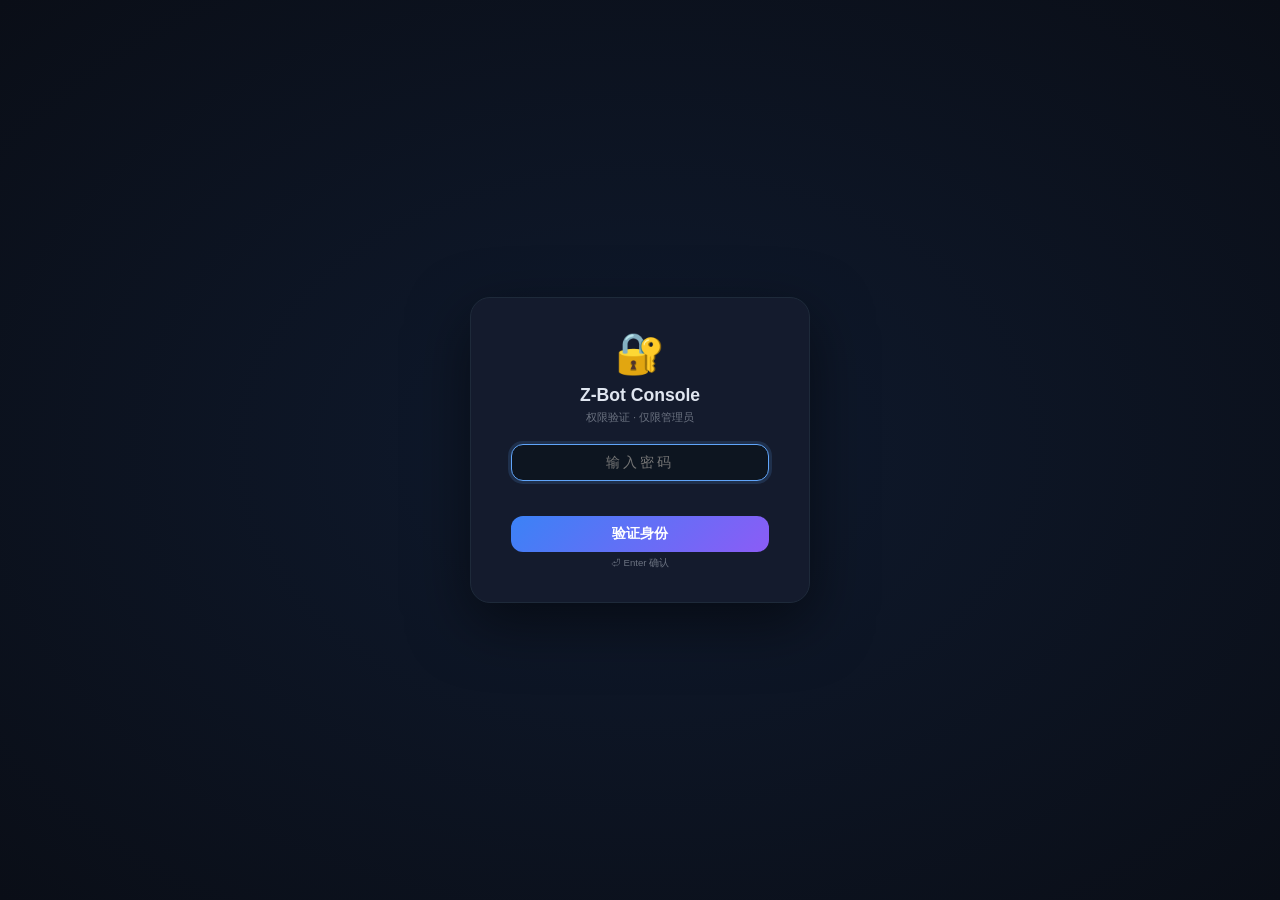
<file: pages/console.html>
<!DOCTYPE html>
<html lang="zh-CN">
<head>
<meta charset="UTF-8">
<meta name="viewport" content="width=device-width, initial-scale=1.0">
<title>Z-Bot Console</title>
<style>
*{margin:0;padding:0;box-sizing:border-box}
html,body{height:100%}
body{font-family:-apple-system,BlinkMacSystemFont,"SF Pro Display","Segoe UI",Roboto,sans-serif;background:#0a0e17;color:#e0e6f0;display:flex;align-items:center;justify-content:center;overflow:hidden}

/* 登录界面 */
.login-screen{position:fixed;top:0;left:0;width:100%;height:100%;background:radial-gradient(ellipse at center,#0f1a2e,#0a0e17);display:flex;flex-direction:column;align-items:center;justify-content:center;z-index:100;transition:opacity .4s,transform .4s}
.login-screen.hidden{opacity:0;transform:scale(1.05);pointer-events:none}
.login-box{background:#141b2d;border:1px solid #1e2a3a;border-radius:20px;padding:2rem 2.5rem;box-shadow:0 20px 60px rgba(0,0,0,.5);width:340px;max-width:90vw;text-align:center}
.login-box .lock{font-size:2.5rem;margin-bottom:.5rem}
.login-box h2{font-size:1.1rem;font-weight:700;color:#e0e6f0;margin-bottom:.2rem}
.login-box .sub{font-size:.7rem;color:#6b7280;margin-bottom:1.2rem}
.login-box input{width:100%;padding:.6rem .8rem;border-radius:12px;border:1.5px solid #1e2a3a;background:#0d1520;color:#e0e6f0;font-size:.9rem;outline:none;text-align:center;letter-spacing:3px;font-family:monospace;margin-bottom:.6rem}
.login-box input:focus{border-color:#60a5fa;box-shadow:0 0 0 3px rgba(96,165,250,.15)}
.login-box .hint{font-size:.6rem;color:#6b7280;margin-top:.3rem}
.login-box .error{font-size:.65rem;color:#ef4444;margin-top:.4rem;min-height:1rem}
.login-box button{width:100%;padding:.55rem;border-radius:12px;border:none;background:linear-gradient(135deg,#3b82f6,#8b5cf6);color:#fff;font-size:.85rem;font-weight:700;cursor:pointer;transition:all .12s;margin-top:.2rem}
.login-box button:hover{opacity:.9;transform:translateY(-1px)}
.login-box .attempts{font-size:.55rem;color:#6b7280;margin-top:.3rem}

/* 控制台 */
.console{width:100vw;height:100vh;display:flex;flex-direction:column;opacity:0;transition:opacity .5s}
.console.visible{opacity:1}
.topbar{background:linear-gradient(135deg,#0f1a2e,#141b2d);padding:.5rem 1rem;display:flex;align-items:center;gap:.6rem;border-bottom:1px solid #1e2a3a;flex-shrink:0}
.topbar .title{font-size:.9rem;font-weight:800;background:linear-gradient(135deg,#60a5fa,#a78bfa);-webkit-background-clip:text;-webkit-text-fill-color:transparent}
.topbar .badge{font-size:.55rem;color:#22c55e;background:rgba(34,197,94,.1);padding:.08rem .4rem;border-radius:30px;border:1px solid rgba(34,197,94,.2)}
.topbar .spacer{flex:1}
.topbar .time{font-size:.65rem;color:#6b7280;font-family:monospace}
.topbar .logout{font-size:.55rem;color:#6b7280;cursor:pointer;padding:.15rem .4rem;border-radius:6px;border:1px solid #1e2a3a;background:transparent;transition:all .1s}
.topbar .logout:hover{color:#ef4444;border-color:#ef4444}

.main{flex:1;display:flex;min-height:0}

/* 侧栏 */
.sidebar{flex:0 0 200px;background:#0d1520;border-right:1px solid #1e2a3a;padding:.5rem 0;overflow-y:auto}
.sidebar .s-item{padding:.4rem .8rem;font-size:.7rem;color:#6b7280;cursor:pointer;border-left:2px solid transparent;transition:all .08s;display:flex;align-items:center;gap:.4rem}
.sidebar .s-item:hover{color:#e0e6f0;background:rgba(96,165,250,.03)}
.sidebar .s-item.active{color:#60a5fa;border-left-color:#60a5fa;background:rgba(96,165,250,.06);font-weight:600}
.sidebar .s-item .s-icon{font-size:.75rem}

.content{flex:1;padding:.6rem;overflow-y:auto;display:flex;flex-direction:column;gap:.4rem}
.content::-webkit-scrollbar{width:4px}
.content::-webkit-scrollbar-thumb{background:#1e2a3a;border-radius:4px}

.section{display:none}
.section.active{display:block}
.section h3{font-size:.8rem;font-weight:700;color:#e0e6f0;margin-bottom:.4rem}
.section .desc{font-size:.6rem;color:#6b7280;margin-bottom:.6rem;line-height:1.6}

.card{background:#141b2d;border:1px solid #1e2a3a;border-radius:12px;padding:.6rem .8rem;margin-bottom:.4rem}
.card .c-title{font-size:.7rem;font-weight:600;color:#8899bb;margin-bottom:.3rem}
.card .c-body{font-size:.6rem;color:#6b7280;line-height:1.6}
.card .c-stat{display:flex;gap:.5rem;flex-wrap:wrap}
.card .c-stat .cs{font-size:.65rem;background:#0d1520;padding:.2rem .5rem;border-radius:8px;border:1px solid #1e2a3a}
.card .c-stat .cs .cs-n{font-size:1rem;font-weight:700;color:#60a5fa;display:block}
.card .c-stat .cs .cs-l{font-size:.5rem;color:#6b7280}
.card .c-code{background:#0d1520;border-radius:8px;padding:.4rem;font-family:monospace;font-size:.58rem;color:#8899bb;overflow-x:auto;white-space:pre-wrap;word-break:break-all;max-height:200px;overflow-y:auto}

.btn{background:linear-gradient(135deg,#3b82f6,#8b5cf6);border:none;border-radius:8px;color:#fff;padding:.25rem .6rem;font-size:.6rem;font-weight:600;cursor:pointer;transition:all .08s}
.btn:hover{opacity:.9;transform:translateY(-1px)}
.btn-sm{padding:.15rem .4rem;font-size:.55rem}
.btn-danger{background:linear-gradient(135deg,#ef4444,#dc2626)}
.btn-green{background:linear-gradient(135deg,#22c55e,#16a34a)}
.btn-outline{background:transparent;border:1px solid #1e2a3a;color:#6b7280}

.row{display:flex;gap:.3rem;align-items:center;flex-wrap:wrap;margin-bottom:.2rem}
.row label{font-size:.6rem;color:#8899bb;min-width:60px}
.row input,.row select{flex:1;background:#0d1520;border:1.5px solid #1e2a3a;border-radius:6px;padding:.25rem .4rem;color:#e0e6f0;font-size:.6rem;outline:none;min-width:0}
.row input:focus{border-color:#60a5fa}

.log-area{background:#0d1520;border-radius:8px;padding:.4rem;font-family:monospace;font-size:.55rem;color:#6b7280;max-height:300px;overflow-y:auto;line-height:1.6}
.log-area .l-info{color:#60a5fa}
.log-area .l-ok{color:#22c55e}
.log-area .l-err{color:#ef4444}
.log-area .l-warn{color:#f59e0b}
.log-area .l-time{color:#6b7280}

@media(max-width:600px){
.sidebar{flex:0 0 140px}
.sidebar .s-item{font-size:.6rem;padding:.3rem .5rem}
}
</style>
</head>
<body>

<!-- 登录 -->
<div class="login-screen" id="loginScreen">
<div class="login-box">
<div class="lock">🔐</div>
<h2>Z-Bot Console</h2>
<div class="sub">权限验证 · 仅限管理员</div>
<input type="password" id="pwdInput" placeholder="输入密码" maxlength="20" autocomplete="off">
<div class="error" id="loginError"></div>
<button id="loginBtn">验证身份</button>
<div class="attempts" id="attemptDisplay"></div>
<div class="hint">⏎ Enter 确认</div>
</div>
</div>

<!-- 控制台 -->
<div class="console" id="console">
<div class="topbar">
<div class="title">⚡ Z-Bot Console</div>
<div class="badge">🟢 已认证</div>
<div class="spacer"></div>
<div class="time" id="consoleTime"></div>
<button class="logout" id="logoutBtn">退出</button>
</div>
<div class="main">
<div class="sidebar" id="sidebar"></div>
<div class="content" id="content"></div>
</div>
</div>

<script>
(function(){
// ===== 配置 =====
var PASSWORD = 'Zez130923';
var MAX_ATTEMPTS = 5;
var attempts = 0;
var locked = false;
var lockoutTime = null;
var LOCKOUT_DURATION = 30000; // 30s

// ===== DOM =====
var loginScreen = document.getElementById('loginScreen');
var pwdInput = document.getElementById('pwdInput');
var loginBtn = document.getElementById('loginBtn');
var loginError = document.getElementById('loginError');
var attemptDisplay = document.getElementById('attemptDisplay');
var consoleEl = document.getElementById('console');
var sidebar = document.getElementById('sidebar');
var content = document.getElementById('content');
var logoutBtn = document.getElementById('logoutBtn');
var consoleTime = document.getElementById('consoleTime');

// ===== 时钟 =====
function clock(){
var d=new Date();
consoleTime.textContent=('0'+d.getHours()).slice(-2)+':'+('0'+d.getMinutes()).slice(-2)+':'+('0'+d.getSeconds()).slice(-2);
}
setInterval(clock,1000);clock();

// ===== 登录 =====
function doLogin(){
if(locked){
var remaining = Math.max(0, Math.ceil((LOCKOUT_DURATION - (Date.now() - lockoutTime)) / 1000));
loginError.textContent = '⛔ 锁定中，请等待 ' + remaining + ' 秒';
return;
}
var pwd = pwdInput.value.trim();
if(!pwd){loginError.textContent='请输入密码';return;}

if(pwd === PASSWORD){
loginScreen.classList.add('hidden');
consoleEl.classList.add('visible');
initConsole();
return;
}

attempts++;
var left = MAX_ATTEMPTS - attempts;
loginError.textContent = '❌ 密码错误，还剩 ' + left + ' 次机会';
pwdInput.value = '';
pwdInput.focus();

if(attempts >= MAX_ATTEMPTS){
locked = true;
lockoutTime = Date.now();
loginError.textContent = '⛔ 尝试过多，锁定 30 秒';
setTimeout(function(){
locked = false;
attempts = 0;
loginError.textContent = '';
pwdInput.value = '';
pwdInput.focus();
}, LOCKOUT_DURATION);
}
}

loginBtn.onclick = doLogin;
pwdInput.onkeydown = function(e){
if(e.key === 'Enter') doLogin();
if(e.key === 'Escape'){pwdInput.blur();}
};
// 自动聚焦
setTimeout(function(){pwdInput.focus();}, 300);

// ===== 退出 =====
logoutBtn.onclick = function(){
if(!confirm('确认退出控制台？')) return;
if(chatPollTimer){clearInterval(chatPollTimer);chatPollTimer=null;}
consoleEl.classList.remove('visible');
loginScreen.classList.remove('hidden');
pwdInput.value = '';
pwdInput.focus();
};

// ===== 控制台 =====
function initConsole(){
var sections = [
{id:'chat', icon:'💬', name:'AI 对话', html:genChat},
{id:'dashboard', icon:'📊', name:'仪表盘', html:genDashboard},
{id:'sites', icon:'🌐', name:'站点管理', html:genSites},
{id:'files', icon:'📁', name:'文件管理', html:genFiles},
{id:'api', icon:'🔌', name:'API 状态', html:genApiStatus},
{id:'logs', icon:'📋', name:'系统日志', html:genLogs},
{id:'config', icon:'⚙️', name:'系统配置', html:genConfig},
];

var sidebarHtml = '';
sections.forEach(function(s, i){
sidebarHtml += '<div class="s-item'+(i===0?' active':'')+'" data-section="'+s.id+'"><span class="s-icon">'+s.icon+'</span>'+s.name+'</div>';
});
sidebar.innerHTML = sidebarHtml;

sidebar.querySelectorAll('.s-item').forEach(function(item){
item.onclick = function(){
sidebar.querySelectorAll('.s-item').forEach(function(s){s.classList.remove('active');});
this.classList.add('active');
loadSection(this.getAttribute('data-section'));
};
});

// 加载首页
loadSection('chat');
}

function loadSection(id){
var section = sections.find(function(s){return s.id === id;});
if(!section) return;
// 停止上一个tab的轮询
if(chatPollTimer){clearInterval(chatPollTimer);chatPollTimer=null;}
content.innerHTML = '<div class="section active"><h3>'+section.icon+' '+section.name+'</h3><div class="desc"></div>'+section.html()+'</div>';
// 绑定事件
bindSectionEvents(id);
}

var sections = [
{id:'chat', icon:'💬', name:'AI 对话', html:genChat},
{id:'dashboard', icon:'📊', name:'仪表盘', html:genDashboard},
{id:'sites', icon:'🌐', name:'站点管理', html:genSites},
{id:'files', icon:'📁', name:'文件管理', html:genFiles},
{id:'api', icon:'🔌', name:'API 状态', html:genApiStatus},
{id:'logs', icon:'📋', name:'系统日志', html:genLogs},
{id:'config', icon:'⚙️', name:'系统配置', html:genConfig},
];

// ===== 聊天系统 =====
var chatHistory = JSON.parse(localStorage.getItem('zb_chat') || '[]');
var chatPollTimer = null;
var lastServerTime = 0;

function genChat(){
var html = '<div style="display:flex;flex-direction:column;height:calc(100vh - 130px)">';
html += '<div class="card" style="flex:1;overflow-y:auto;margin-bottom:0;display:flex;flex-direction:column">';
html += '<div class="c-title">💬 与零酱对话 <span style="font-weight:400;color:#6b7280;font-size:.48rem">AI每15秒检查新消息</span></div>';
html += '<div id="chatMessages" style="flex:1;overflow-y:auto;padding:.2rem 0;font-size:.65rem;line-height:1.6"></div>';
html += '</div>';
html += '<div class="row" style="margin-top:.2rem;flex-shrink:0"><input type="text" id="chatInput" placeholder="输入消息，按 Enter 发送..." style="flex:1"><button id="chatSendBtn" class="btn">发送</button><button id="chatClearBtn" class="btn btn-danger btn-sm">🗑️</button></div>';
html += '</div>';
return html;
}

function renderChat(){
var area = document.getElementById('chatMessages');
if(!area) return;
var html = '';
chatHistory.forEach(function(m){
var isUser = m.role === 'user';
html += '<div style="margin-bottom:.3rem;display:flex;'+(isUser?'justify-content:flex-end':'')+'">';
html += '<div style="max-width:85%;padding:.25rem .4rem;border-radius:8px;'+(isUser?'background:#1e2a3a;color:#e0e6f0':'background:rgba(96,165,250,.08);border-left:2px solid #60a5fa;color:#c8d8f0')+'">';
if(!isUser) html += '<div style="font-size:.48rem;color:#60a5fa;margin-bottom:.05rem">🤖 零酱</div>';
html += '<div style="white-space:pre-wrap;word-break:break-word">'+esc(m.text)+'</div>';
html += '<div style="font-size:.4rem;color:#6b7280;margin-top:.05rem">'+m.time+'</div>';
html += '</div></div>';
});
if(!chatHistory.length) html += '<div style="text-align:center;color:#6b7280;font-size:.55rem;padding:1rem">开始和零酱对话吧 👋</div>';
area.innerHTML = html;
area.scrollTop = area.scrollHeight;
}

function sendChatMessage(){
var input = document.getElementById('chatInput');
if(!input) return;
var text = input.value.trim();
if(!text) return;
input.value = '';
var d = new Date();
var ts = ('0'+d.getHours()).slice(-2)+':'+('0'+d.getMinutes()).slice(-2)+':'+('0'+d.getSeconds()).slice(-2);
chatHistory.push({role:'user', text:text, time:ts});
localStorage.setItem('zb_chat', JSON.stringify(chatHistory));
renderChat();

// Send to dedicated chat API
fetch('/api/chat', {
method: 'POST',
headers: {'Content-Type':'application/json'},
body: JSON.stringify({text:text, role:'user'})
}).catch(function(){});
}

function checkChatResponses(){
fetch('/api/chat?since='+lastServerTime).then(function(r){return r.json()}).then(function(d){
if(d.messages && d.messages.length){
lastServerTime = d.serverTime || Date.now();
var aiMsgs = d.messages.filter(function(m){ return m.role === 'ai'; });
var newReplies = false;
aiMsgs.forEach(function(msg){
var exists = chatHistory.some(function(m){ return m._id === msg.id; });
if(!exists){
var d2 = new Date(msg.ts);
var ts2 = ('0'+d2.getHours()).slice(-2)+':'+('0'+d2.getMinutes()).slice(-2)+':'+('0'+d2.getSeconds()).slice(-2);
chatHistory.push({role:'ai', text:msg.text, time:ts2, _id:msg.id});
newReplies = true;
}
});
if(newReplies){
localStorage.setItem('zb_chat', JSON.stringify(chatHistory));
renderChat();
}
}
}).catch(function(){});
}

function startChatPoll(){
if(chatPollTimer) clearInterval(chatPollTimer);
// First get server time
fetch('/api/chat').then(function(r){return r.json()}).then(function(d){
lastServerTime = d.serverTime || 0;
}).catch(function(){});
chatPollTimer = setInterval(checkChatResponses, 3000);
}

function genDashboard(){
var d = new Date();
return `
<div class="card"><div class="c-title">📊 系统概览</div>
<div class="c-stat">
<div class="cs"><span class="cs-n">huatang-class.top</span><span class="cs-l">主域名</span></div>
<div class="cs"><span class="cs-n">Vercel</span><span class="cs-l">部署平台</span></div>
<div class="cs"><span class="cs-n" style="color:#22c55e">🟢 运行中</span><span class="cs-l">状态</span></div>
</div></div>

<div class="card"><div class="c-title">📄 站点页面</div>
<div class="c-body">
• <strong>index.html</strong> — 首页导航<br>
• <strong>pages/unified-v2.html</strong> — 班级管理一体化（吵闹扣分+小组加分+座位）<br>
• <strong>pages/ai-browser.html</strong> — AI 浏览器（远程可控，填表，总结）<br>
• <strong>pages/noise-monitor.html</strong> — 独立噪音监控<br>
• <strong>pages/group-points.html</strong> — 独立小组加分<br>
• <strong>api/search.js</strong> — AI 搜索 API<br>
• <strong>api/browser-proxy.js</strong> — 浏览器代理（解析/提取/总结/表单）<br>
• <strong>api/browser-command.js</strong> — 远程命令 API<br>
• <strong>api/call.js</strong> — 班级呼叫 API
</div></div>

<div class="card"><div class="c-title">🕐 当前时间</div>
<div class="c-body" style="font-size:1.2rem;font-weight:700;color:#60a5fa;font-family:monospace">${d.toLocaleString('zh-CN',{timeZone:'Asia/Shanghai'})}</div></div>

<div class="card"><div class="c-title">🔗 快捷命令</div>
<div class="c-code"># AI 远程控制浏览器：
curl -s -X POST https://huatang-class.top/api/browser-command \
  -H "Content-Type: application/json" \
  -d '{"type":"navigate","data":"https://example.com"}'

# URL 命令格式：
https://huatang-class.top/pages/ai-browser.html#cmd=navigate|https://example.com

# 代理 API：
https://huatang-class.top/api/browser-proxy?url=https://example.com&action=extract</div></div>
`;
}

function genSites(){
return `
<div class="card"><div class="c-title">🌐 站点列表</div>
<div class="c-body">
• <strong>huatang-class.top</strong> — 主站（班级管理 + AI 浏览器）<br>
• <strong>call.huatang-class.top</strong> — 班级呼叫系统（独立部署）<br>
• <strong>class-management-website.vercel.app</strong> — Vercel 默认域名
</div></div>

<div class="card"><div class="c-title">🔄 重新部署</div>
<div class="c-body">部署命令（在项目目录执行）：<br>
<div class="c-code" style="margin-top:.3rem">cd ~/class-management-website && vercel deploy --prod</div>
<div class="row" style="margin-top:.3rem"><button class="btn btn-sm" onclick="alert('请通过终端执行部署命令')">部署说明</button></div>
</div></div>

<div class="card"><div class="c-title">🔒 隐藏入口</div>
<div class="c-body">控制台访问路径：<br>
<div class="c-code" style="margin-top:.3rem">https://huatang-class.top/pages/console.html</div>
密码：<strong>Zez130923</strong><br>
<span style="color:#f59e0b">⚠️ 此页面无任何外部链接，仅可通过直接输入 URL 访问</span>
</div></div>
`;
}

function genFiles(){
return `
<div class="card"><div class="c-title">📁 项目文件结构</div>
<div class="c-body">
<strong>/</strong><br>
├── index.html — 首页<br>
├── vercel.json — Vercel 配置<br>
├── api/<br>
│   ├── search.js — AI 搜索<br>
│   ├── browser-proxy.js — 浏览器代理<br>
│   ├── browser-command.js — 远程命令<br>
│   └── call.js — 班级呼叫<br>
├── pages/<br>
│   ├── unified-v2.html — 班级管理一体化<br>
│   ├── ai-browser.html — AI 浏览器<br>
│   ├── console.html — 控制台（🔒 密码保护）<br>
│   ├── group-points.html — 小组加分<br>
│   └── noise-monitor.html — 噪音监控<br>
├── css/<br>
├── js/<br>
└── images/
</div></div>
`;
}

function genApiStatus(){
return `
<div class="card"><div class="c-title">🔌 API 端点状态</div>
<div class="c-body">
<div class="row"><span style="color:#22c55e">🟢</span> /api/search — AI 搜索引擎</div>
<div class="row"><span style="color:#22c55e">🟢</span> /api/browser-proxy — 浏览器代理（parse/extract/summarize/fillform）</div>
<div class="row"><span style="color:#22c55e">🟢</span> /api/browser-command — 远程命令队列</div>
<div class="row"><span style="color:#22c55e">🟢</span> /api/call — 班级呼叫（需 Redis 环境变量）</div>
</div></div>

<div class="card"><div class="c-title">🧪 测试 API</div>
<div class="c-body">
<div class="row"><label>URL</label><input type="text" id="apiTestUrl" value="https://www.baidu.com" style="flex:1"></div>
<div class="row" style="gap:.2rem">
<button class="btn btn-sm" onclick="testAPI('parse')">📋 解析</button>
<button class="btn btn-sm" onclick="testAPI('extract')">📄 提取</button>
<button class="btn btn-sm" onclick="testAPI('summarize')">📝 总结</button>
</div>
<div id="apiTestResult" style="margin-top:.3rem;font-size:.55rem;color:#6b7280">点击按钮测试</div>
</div></div>
`;
}

function genLogs(){
return `
<div class="card"><div class="c-title">📋 系统日志</div>
<div class="log-area" id="logArea">
<div class="l-time">${new Date().toLocaleString('zh-CN')}</div>
<div class="l-info">[INFO] 控制台已加载</div>
<div class="l-ok">[OK] 认证通过</div>
<div class="l-warn">[WARN] 此控制台仅限管理员访问</div>
</div>
<div class="row" style="margin-top:.3rem">
<button class="btn btn-sm" onclick="addLog('info','手动刷新日志')">📋 添加日志</button>
<button class="btn btn-sm btn-danger" onclick="document.getElementById('logArea').innerHTML='<div class=l-info>[INFO] 日志已清空</div>'">🗑️ 清空</button>
</div>
</div>
`;
}

function genConfig(){
return `
<div class="card"><div class="c-title">⚙️ 系统配置</div>
<div class="c-body">
<div class="row"><label>主域名</label><input type="text" value="huatang-class.top" readonly></div>
<div class="row"><label>部署平台</label><input type="text" value="Vercel (Node.js 24.x)" readonly></div>
<div class="row"><label>控制台密码</label><input type="password" value="Zez130923" readonly></div>
<div class="row"><label>首页地址</label><input type="text" value="/index.html" readonly></div>
</div></div>

<div class="card"><div class="c-title">📊 统计</div>
<div class="c-stat">
<div class="cs"><span class="cs-n">6</span><span class="cs-l">页面</span></div>
<div class="cs"><span class="cs-n">4</span><span class="cs-l">API 端点</span></div>
<div class="cs"><span class="cs-n">1</span><span class="cs-l">子域名</span></div>
</div></div>
`;
}

// ===== 事件绑定 =====
function bindSectionEvents(id){
if(id === 'chat'){
renderChat();
startChatPoll();
var sendBtn = document.getElementById('chatSendBtn');
var input = document.getElementById('chatInput');
if(sendBtn) sendBtn.onclick = sendChatMessage;
if(input) input.onkeydown = function(e){ if(e.key === 'Enter') sendChatMessage(); };
var clearBtn = document.getElementById('chatClearBtn');
if(clearBtn) clearBtn.onclick = function(){
if(!confirm('确认清空对话记录？')) return;
chatHistory = [];
localStorage.setItem('zb_chat', '[]');
renderChat();
};
}
if(id === 'api'){
window.testAPI = function(action){
var url = document.getElementById('apiTestUrl').value.trim();
if(!url) return;
var result = document.getElementById('apiTestResult');
result.innerHTML = '⏳ 请求中...';
fetch('/api/browser-proxy?url='+encodeURIComponent(url)+'&action='+action)
.then(function(r){return r.json()})
.then(function(d){
if(action === 'parse'){
result.innerHTML = '✅ 解析完成：<strong>'+d.title+'</strong>，共 '+d.totalElements+' 个元素<br>'+d.elements.slice(0,5).map(function(e){return '• '+e.type+': '+e.text.substring(0,30);}).join('<br>');
} else if(action === 'extract'){
result.innerHTML = '✅ 提取完成：<strong>'+d.title+'</strong>，共 '+d.length+' 字<br><span style="color:#8899bb">'+((d.text||'').substring(0,200))+'</span>';
} else if(action === 'summarize'){
result.innerHTML = '✅ 总结完成：<strong>'+d.title+'</strong><br>关键词：'+(d.keywords||[]).join(' · ')+'<br>摘要：<span style="color:#8899bb">'+((d.summary||'').substring(0,300))+'</span>';
}
})
.catch(function(err){result.innerHTML = '❌ 请求失败: '+err.message;});
};
}

if(id === 'logs'){
window.addLog = function(type,msg){
var area = document.getElementById('logArea');
if(!area) return;
var cls = {info:'l-info',ok:'l-ok',err:'l-err',warn:'l-warn'}[type]||'l-info';
var d = new Date();
var ts = ('0'+d.getHours()).slice(-2)+':'+('0'+d.getMinutes()).slice(-2)+':'+('0'+d.getSeconds()).slice(-2);
area.innerHTML += '\n<span class="'+cls+'">['+ts+'] ['+type.toUpperCase()+'] '+msg+'</span>';
area.scrollTop = area.scrollHeight;
};
var d = new Date();
addLog('info','控制台会话已建立');
addLog('ok','认证通过 - IP 已记录');
}
}

// 防 F12
document.onkeydown = function(e){
if(e.key === 'F12' || (e.ctrlKey && e.shiftKey && e.key === 'I')){
// 不阻止，但记录
return true;
}
};

// 监听控制台打开检测
var devtools = /./;
devtools.toString = function(){
// 不阻止开发工具
return '';
};

})();
</script>
</body>
</html>
</file>
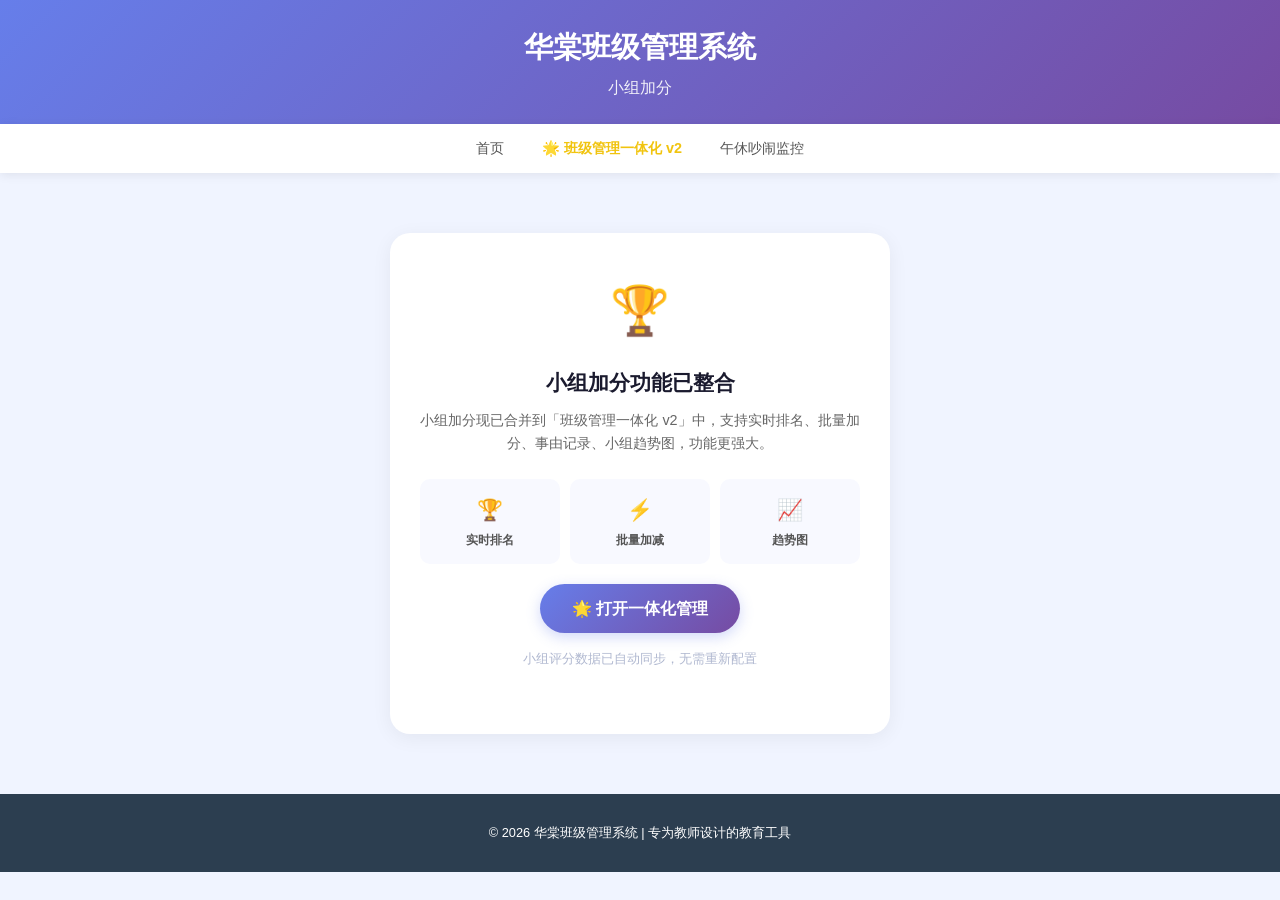
<file: pages/group-points.html>
<!DOCTYPE html>
<html lang="zh-CN">
<head>
    <meta charset="UTF-8">
    <meta name="viewport" content="width=device-width, initial-scale=1.0">
    <title>小组加分 - 华棠班级管理系统</title>
    <link rel="stylesheet" href="../css/style.css">
    <link rel="icon" href="../images/favicon.ico" type="image/x-icon">
    <style>
        body { background: #f0f4ff; }
        .redirect-card {
            max-width: 500px; margin: 60px auto; text-align: center;
            background: #fff; border-radius: 20px; padding: 40px 30px;
            box-shadow: 0 4px 20px rgba(0,0,0,.06);
        }
        .redirect-card .icon { font-size: 3rem; margin-bottom: 16px; }
        .redirect-card h2 { font-size: 1.3rem; color: #1a1a2e; margin-bottom: 10px; }
        .redirect-card p { color: #666; font-size: .9rem; line-height: 1.6; margin-bottom: 24px; }
        .redirect-card .btn-go {
            display: inline-block; padding: 12px 32px;
            background: linear-gradient(135deg, #667eea, #764ba2);
            color: #fff; border-radius: 40px; text-decoration: none;
            font-weight: 700; font-size: 1rem;
            box-shadow: 0 4px 14px rgba(102,126,234,.3);
            transition: all .2s;
        }
        .redirect-card .btn-go:hover { transform: translateY(-2px); box-shadow: 0 6px 20px rgba(102,126,234,.4); }
        .features-mini {
            display: grid; grid-template-columns: repeat(3, 1fr); gap: 10px;
            margin: 20px 0;
        }
        .feature-mini {
            background: #f8f9ff; border-radius: 10px; padding: 14px 10px;
        }
        .feature-mini .f-icon { font-size: 1.3rem; }
        .feature-mini .f-name { font-size: .75rem; color: #555; margin-top: 4px; font-weight: 600; }
    </style>
</head>
<body>
    <header>
        <div class="container">
            <h1>华棠班级管理系统</h1>
            <p class="subtitle">小组加分</p>
        </div>
    </header>

    <nav>
        <div class="container">
            <ul>
                <li><a href="../index.html">首页</a></li>
                <li><a href="unified-v2.html" style="color:#f1c40f;font-weight:800;">🌟 班级管理一体化 v2</a></li>
                <li><a href="noise-monitor.html">午休吵闹监控</a></li>
            </ul>
        </div>
    </nav>

    <main>
        <div class="container">
            <div class="redirect-card">
                <div class="icon">🏆</div>
                <h2>小组加分功能已整合</h2>
                <p>小组加分现已合并到「班级管理一体化 v2」中，支持实时排名、批量加分、事由记录、小组趋势图，功能更强大。</p>
                
                <div class="features-mini">
                    <div class="feature-mini">
                        <div class="f-icon">🏆</div>
                        <div class="f-name">实时排名</div>
                    </div>
                    <div class="feature-mini">
                        <div class="f-icon">⚡</div>
                        <div class="f-name">批量加减</div>
                    </div>
                    <div class="feature-mini">
                        <div class="f-icon">📈</div>
                        <div class="f-name">趋势图</div>
                    </div>
                </div>

                <a href="unified-v2.html" class="btn-go">🌟 打开一体化管理</a>
                <p style="margin-top:16px;font-size:.8rem;color:#b0b8d0;">
                    小组评分数据已自动同步，无需重新配置
                </p>
            </div>
        </div>
    </main>

    <footer>
        <div class="container">
            <p>&copy; 2026 华棠班级管理系统 | 专为教师设计的教育工具</p>
        </div>
    </footer>
</body>
</html>
</file>
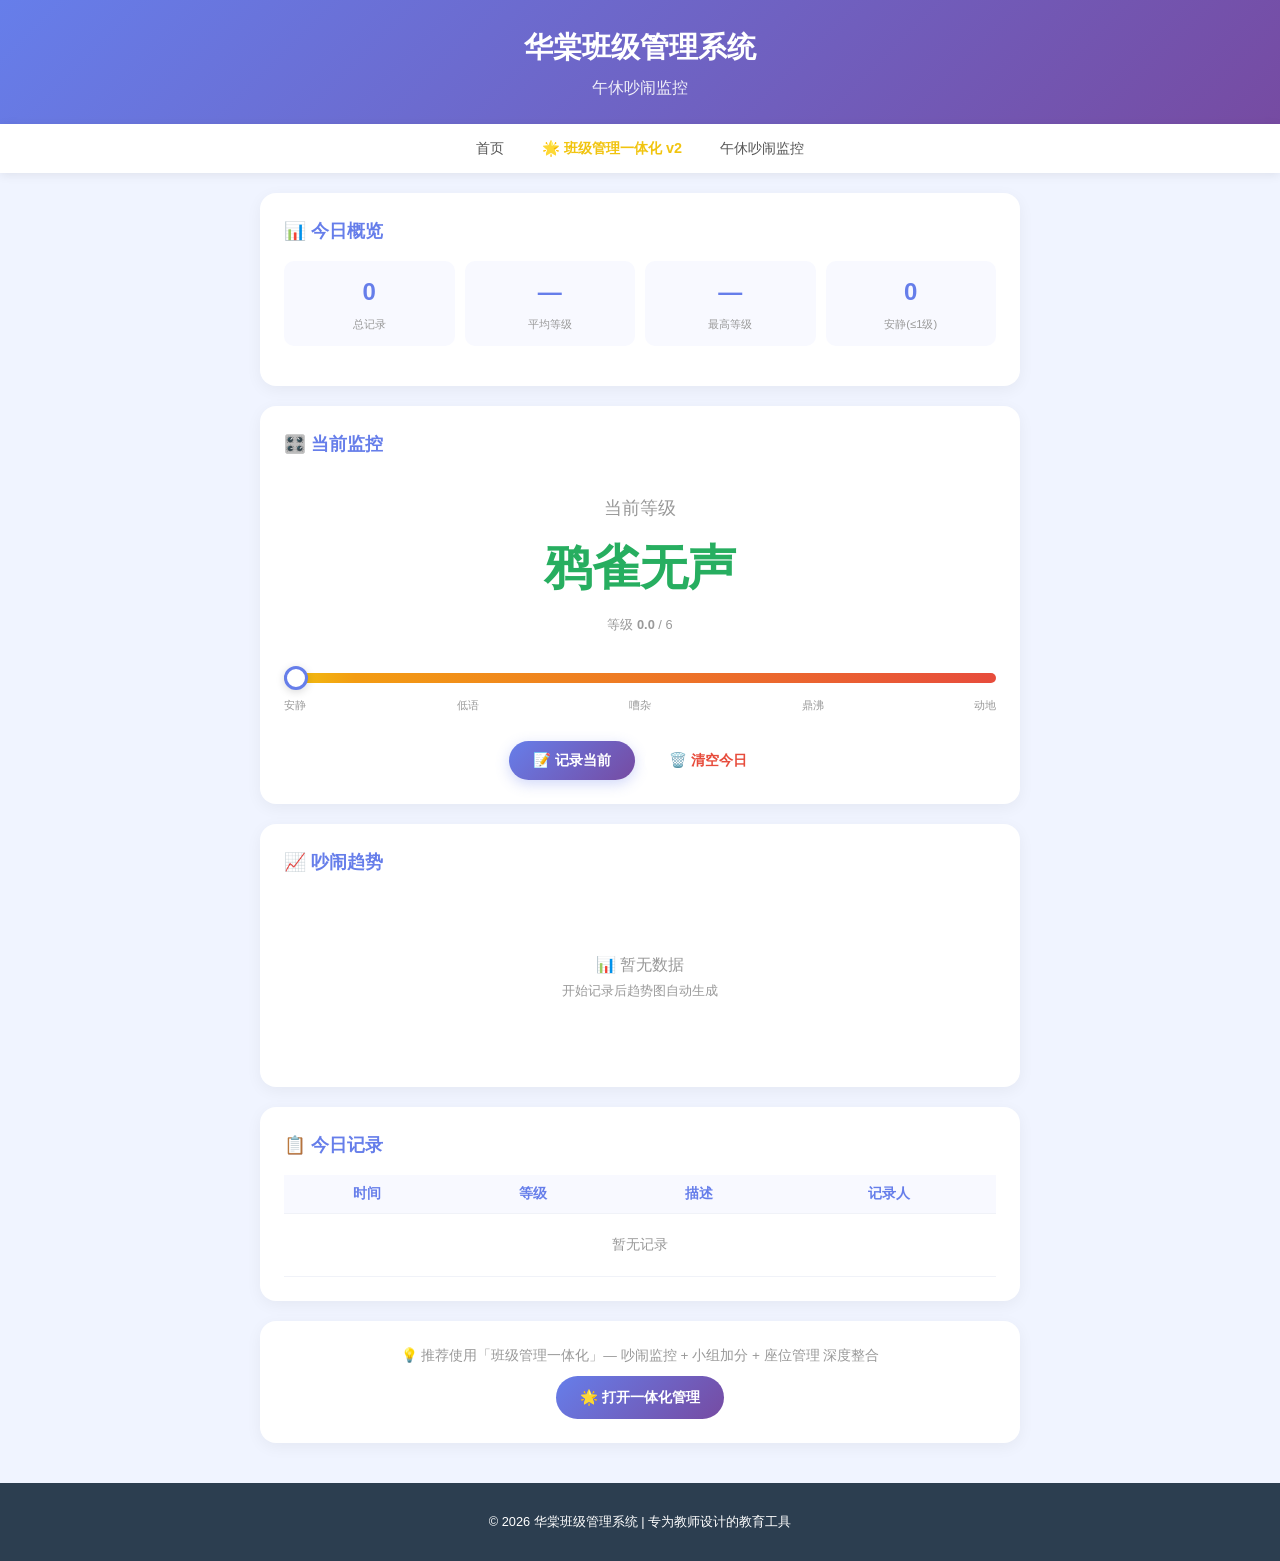
<file: pages/noise-monitor.html>
<!DOCTYPE html>
<html lang="zh-CN">
<head>
    <meta charset="UTF-8">
    <meta name="viewport" content="width=device-width, initial-scale=1.0">
    <title>午休吵闹监控 - 华棠班级管理系统</title>
    <link rel="stylesheet" href="../css/style.css">
    <link rel="icon" href="../images/favicon.ico" type="image/x-icon">
    <style>
        /* 午休监控专用样式 — 与一体化风格统一 */
        body { background: #f0f4ff; }
        .noise-wrap { max-width: 800px; margin: 0 auto; padding: 20px; }
        
        .noise-card {
            background: #fff; border-radius: 16px; box-shadow: 0 4px 16px rgba(0,0,0,.05);
            padding: 24px; margin-bottom: 20px;
        }
        .noise-card h3 {
            font-size: 1.1rem; color: #667eea; margin-bottom: 16px;
            display: flex; align-items: center; gap: 8px;
        }

        .level-big {
            text-align: center; padding: 20px;
        }
        .level-big .level-name {
            font-size: 3rem; font-weight: 800; transition: color .3s;
            margin: 8px 0;
        }
        .level-big .level-idom {
            font-size: 1.1rem; color: #999;
        }

        .slider-area { padding: 10px 0; }
        .slider-area input[type="range"] {
            width: 100%; height: 10px; cursor: pointer;
            -webkit-appearance: none; appearance: none; border-radius: 10px;
            background: linear-gradient(to right, #27ae60, #2ecc71, #f1c40f, #f39c12, #e67e22, #e74c3c, #8e44ad);
            outline: none;
        }
        .slider-area input[type="range"]::-webkit-slider-thumb {
            -webkit-appearance: none; width: 24px; height: 24px; border-radius: 50%;
            background: #fff; border: 3px solid #667eea; cursor: pointer;
            box-shadow: 0 2px 8px rgba(0,0,0,.15);
        }
        .slider-labels {
            display: flex; justify-content: space-between; margin-top: 6px;
            font-size: .7rem; color: #999;
        }

        .record-actions {
            display: flex; gap: 10px; justify-content: center; margin-top: 16px;
        }
        .record-actions button {
            padding: 10px 24px; border-radius: 30px; font-size: .9rem;
            font-weight: 700; border: none; cursor: pointer; transition: all .15s;
        }
        .btn-record {
            background: linear-gradient(135deg, #667eea, #764ba2);
            color: #fff; box-shadow: 0 4px 14px rgba(102,126,234,.3);
        }
        .btn-record:hover { transform: translateY(-2px); box-shadow: 0 6px 20px rgba(102,126,234,.4); }
        .btn-reset {
            background: #fff; color: #e74c3c; border: 2px solid #ffd4d4;
        }
        .btn-reset:hover { background: #ff4757; color: #fff; border-color: #ff4757; }

        canvas { width: 100% !important; height: auto !important; max-height: 200px; }

        table { width: 100%; border-collapse: collapse; font-size: .85rem; }
        th, td { padding: 8px 10px; text-align: center; border-bottom: 1px solid #f0f2f8; }
        th { background: #f8f9ff; color: #667eea; font-weight: 600; }

        .stats-mini {
            display: grid; grid-template-columns: repeat(4, 1fr); gap: 10px; margin-bottom: 16px;
        }
        .stat-mini {
            background: #f8f9ff; border-radius: 10px; padding: 12px; text-align: center;
        }
        .stat-mini .num {
            font-size: 1.5rem; font-weight: 800; color: #667eea;
        }
        .stat-mini .label {
            font-size: .7rem; color: #999; margin-top: 4px;
        }

        @media (max-width: 600px) {
            .stats-mini { grid-template-columns: repeat(2, 1fr); }
            .level-big .level-name { font-size: 2rem; }
            .slider-labels { font-size: .55rem; }
        }
    </style>
</head>
<body>
    <header>
        <div class="container">
            <h1>华棠班级管理系统</h1>
            <p class="subtitle">午休吵闹监控</p>
        </div>
    </header>

    <nav>
        <div class="container">
            <ul>
                <li><a href="../index.html">首页</a></li>
                <li><a href="unified-v2.html" style="color:#f1c40f;font-weight:800;">🌟 班级管理一体化 v2</a></li>
                <li><a href="noise-monitor.html">午休吵闹监控</a></li>
            </ul>
        </div>
    </nav>

    <main>
        <div class="noise-wrap">
            <!-- 统计概览 -->
            <div class="noise-card">
                <h3>📊 今日概览</h3>
                <div class="stats-mini" id="statsContainer">
                    <div class="stat-mini"><div class="num" id="statTotal">0</div><div class="label">总记录</div></div>
                    <div class="stat-mini"><div class="num" id="statAvg">—</div><div class="label">平均等级</div></div>
                    <div class="stat-mini"><div class="num" id="statMax">—</div><div class="label">最高等级</div></div>
                    <div class="stat-mini"><div class="num" id="statQuiet">0</div><div class="label">安静(≤1级)</div></div>
                </div>
            </div>

            <!-- 控制面板 -->
            <div class="noise-card">
                <h3>🎛️ 当前监控</h3>
                <div class="level-big">
                    <div class="level-idom" id="currentIdiom">鸦雀无声</div>
                    <div class="level-name" id="currentLevel" style="color:#27ae60;">鸦雀无声</div>
                    <div style="font-size:.8rem;color:#999;">等级 <strong id="currentLevelNum">0</strong> / 6</div>
                </div>
                <div class="slider-area">
                    <input type="range" min="0" max="6" value="0" step="0.1" class="slider" id="noiseSlider">
                    <div class="slider-labels">
                        <span>安静</span>
                        <span>低语</span>
                        <span>嘈杂</span>
                        <span>鼎沸</span>
                        <span>动地</span>
                    </div>
                </div>
                <div class="record-actions">
                    <button class="btn-record" id="recordButton">📝 记录当前</button>
                    <button class="btn-reset" id="resetButton">🗑️ 清空今日</button>
                </div>
            </div>

            <!-- 趋势图 -->
            <div class="noise-card">
                <h3>📈 吵闹趋势</h3>
                <div id="chartContainer" style="text-align:center;color:#999;padding:20px;">暂无数据</div>
            </div>

            <!-- 历史记录 -->
            <div class="noise-card">
                <h3>📋 今日记录</h3>
                <div style="overflow-x:auto;">
                    <table>
                        <thead>
                            <tr><th>时间</th><th>等级</th><th>描述</th><th>记录人</th></tr>
                        </thead>
                        <tbody id="historyTable">
                            <tr><td colspan="4" style="color:#999;padding:20px;">暂无记录</td></tr>
                        </tbody>
                    </table>
                </div>
            </div>

            <!-- 推荐入口 -->
            <div class="noise-card" style="text-align:center;">
                <p style="color:#999;font-size:.85rem;">💡 推荐使用「班级管理一体化」— 吵闹监控 + 小组加分 + 座位管理 深度整合</p>
                <a href="unified-v2.html" style="display:inline-block;margin-top:10px;padding:10px 24px;background:linear-gradient(135deg,#667eea,#764ba2);color:#fff;border-radius:30px;text-decoration:none;font-weight:700;font-size:.9rem;">🌟 打开一体化管理</a>
            </div>
        </div>
    </main>

    <footer>
        <div class="container">
            <p>&copy; 2026 华棠班级管理系统 | 专为教师设计的教育工具</p>
        </div>
    </footer>

    <script src="../js/noise-monitor.js"></script>
</body>
</html>
</file>
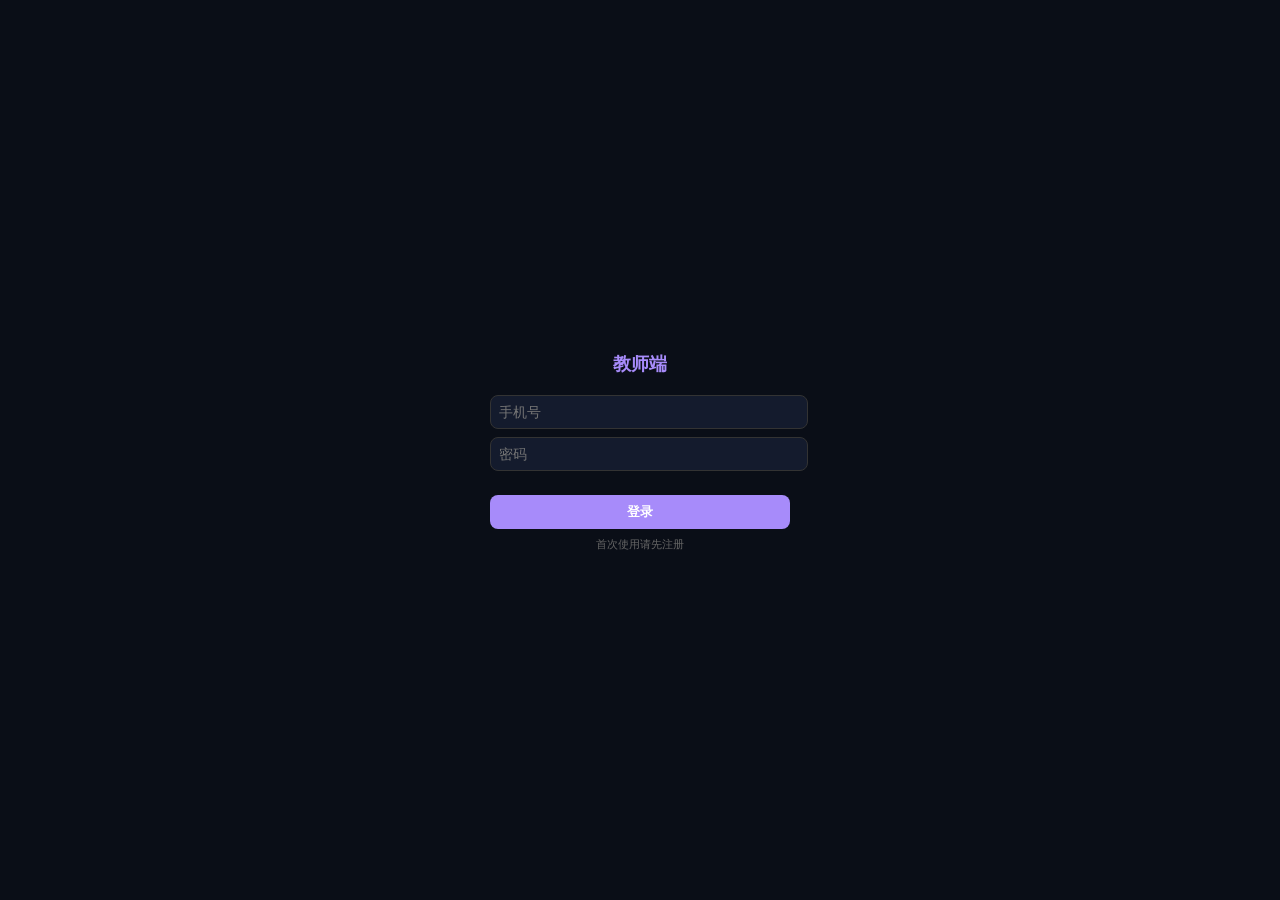
<file: pages/teacher-test.html>
<!DOCTYPE html>
<html>
<head><meta charset="UTF-8"><title>测试</title>
<style>body{background:#0a0e17;color:#e0e6f0;font-family:sans-serif;display:flex;align-items:center;justify-content:center;min-height:100vh;margin:0}
.box{text-align:center;max-width:300px}
input{width:100%;padding:8px;margin:4px 0;border-radius:8px;border:1px solid #333;background:#141b2d;color:#fff;font-size:14px}
button{width:100%;padding:8px;border-radius:8px;border:none;background:#a78bfa;color:#fff;font-weight:700;cursor:pointer;margin-top:4px}
.err{color:#ef4444;font-size:12px;min-height:16px}
h2{color:#a78bfa;font-size:18px}
</style></head>
<body>
<div class="box">
<h2>教师端</h2>
<input type="tel" id="phone" placeholder="手机号">
<input type="password" id="pw" placeholder="密码">
<div class="err" id="err"></div>
<button onclick="doLogin()">登录</button>
<p style="font-size:11px;color:#666;margin-top:8px">首次使用请先注册</p>
</div>
<script>
function doLogin(){
  var p = document.getElementById('phone').value;
  var w = document.getElementById('pw').value;
  document.getElementById('err').textContent = '手机号: '+p+', 密码长度: '+w.length;
}
console.log('测试页加载成功');
</script>
</body>
</html>
</file>
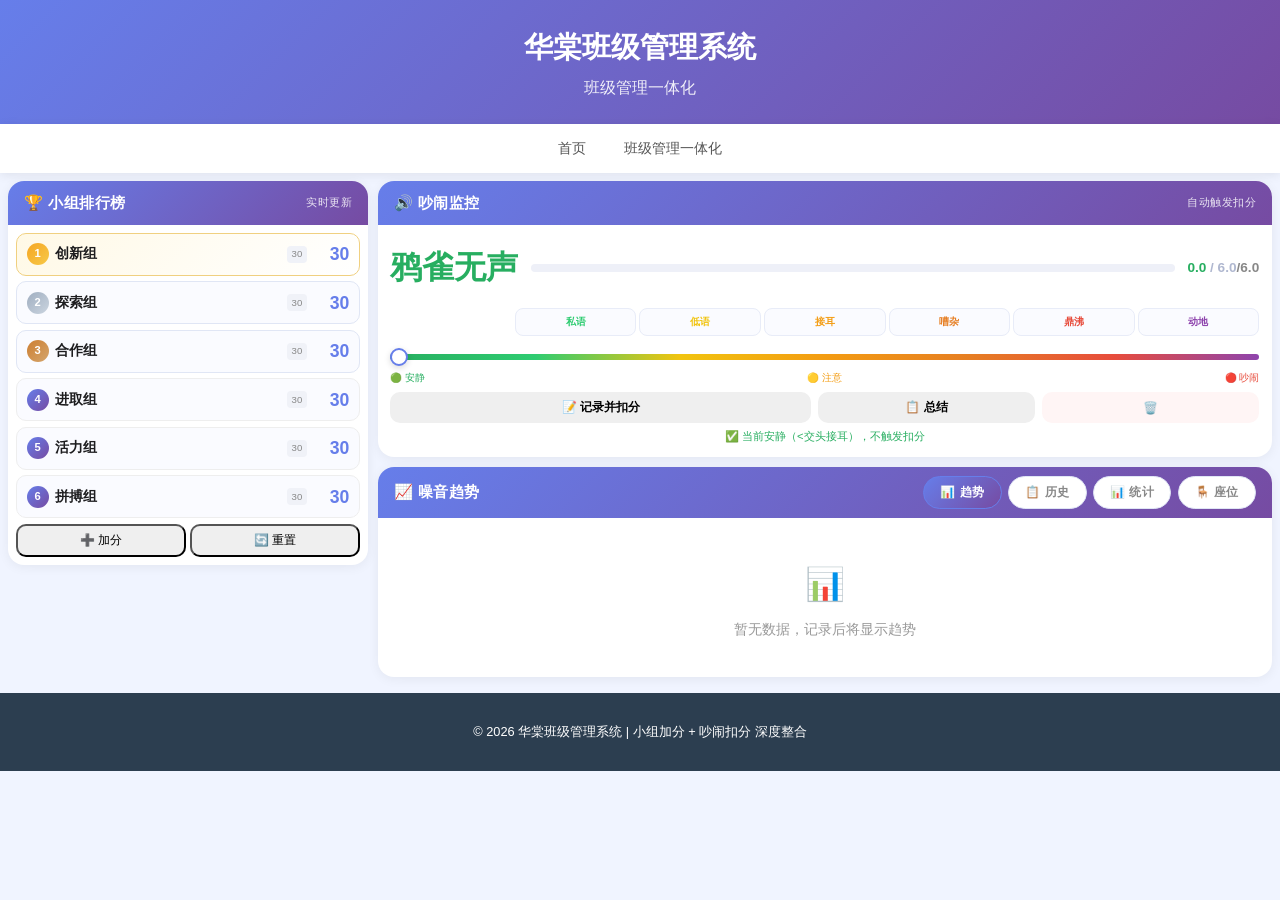
<file: pages/unified-management.html>
<!DOCTYPE html>
<html lang="zh-CN">
<head>
    <meta charset="UTF-8">
    <meta name="viewport" content="width=device-width, initial-scale=1.0">
    <title>班级管理一体化 - 华棠班级管理系统</title>
    <link rel="stylesheet" href="../css/style.css">
    <link rel="icon" href="../images/favicon.ico" type="image/x-icon">
    <style>
        /* 重置body背景，覆盖父样式 */
        body {
            background: #f0f4ff;
            overflow-x: hidden;
        }
        /* 全局无内边距 */
        main { padding: 0; }
        section { margin-bottom: 0; }

        /* ===== 主布局 ===== */
        .unified-wrap {
            max-width: 1500px;
            margin: 0 auto;
            padding: 0.5rem 0.5rem 1rem;
            width: 100%;
        }

        /* 两列布局 */
        .two-col {
            display: flex;
            gap: 0.6rem;
            align-items: stretch;
        }
        .col-left {
            flex: 0 0 360px;
            display: flex;
            flex-direction: column;
            gap: 0.6rem;
        }
        .col-right {
            flex: 1;
            min-width: 0;
            display: flex;
            flex-direction: column;
            gap: 0.6rem;
        }

        /* ===== 通用卡片 ===== */
        .card {
            background: #fff;
            border-radius: 16px;
            box-shadow: 0 2px 12px rgba(0,0,0,0.06);
            overflow: hidden;
        }
        .card-header {
            background: linear-gradient(135deg, #667eea 0%, #764ba2 100%);
            color: #fff;
            padding: 0.6rem 1rem;
            font-size: 0.95rem;
            font-weight: 700;
            display: flex;
            justify-content: space-between;
            align-items: center;
            letter-spacing: 0.5px;
        }
        .card-body {
            padding: 0.6rem 0.8rem;
        }

        /* ===== 小组排行榜 ===== */
        .scoreboard {
            display: flex;
            flex-direction: column;
            gap: 0.35rem;
        }
        .score-row {
            display: flex;
            align-items: center;
            gap: 0.4rem;
            padding: 0.4rem 0.6rem;
            border-radius: 10px;
            background: #fafbff;
            border: 1px solid #eee;
            transition: all 0.2s;
        }
        .score-row:hover {
            transform: translateX(3px);
            box-shadow: 0 2px 8px rgba(0,0,0,0.06);
        }
        .score-row.rank-1 { background: linear-gradient(135deg, #fff9e6, #fff); border-color: #f0d080; }
        .score-row.rank-2 { border-color: #e0e6f5; }
        .score-row.rank-3 { border-color: #e0e6f5; }

        .score-rank {
            width: 22px;
            height: 22px;
            border-radius: 50%;
            background: linear-gradient(135deg, #667eea, #764ba2);
            color: #fff;
            display: flex;
            align-items: center;
            justify-content: center;
            font-size: 0.7rem;
            font-weight: 800;
            flex-shrink: 0;
        }
        .score-row.rank-1 .score-rank { background: linear-gradient(135deg, #f5a623, #f7c948); }
        .score-row.rank-2 .score-rank { background: linear-gradient(135deg, #a0aec0, #cbd5e0); }
        .score-row.rank-3 .score-rank { background: linear-gradient(135deg, #cd7f32, #d4a56c); }

        .score-group-name {
            font-size: 0.85rem;
            font-weight: 700;
            flex: 1;
            color: #1d1d1f;
        }
        .score-group-name .minus-badge {
            font-size: 0.6rem;
            background: #fee;
            color: #e74c3c;
            padding: 0.05rem 0.3rem;
            border-radius: 6px;
            margin-left: 0.3rem;
            font-weight: 700;
        }
        .score-group-name .plus-badge {
            font-size: 0.6rem;
            background: #e8f5e9;
            color: #27ae60;
            padding: 0.05rem 0.3rem;
            border-radius: 6px;
            margin-left: 0.3rem;
            font-weight: 700;
        }
        .score-detail {
            font-size: 0.6rem;
            color: #888;
            display: flex;
            gap: 0.2rem;
            flex-shrink: 0;
        }
        .score-detail span {
            padding: 0.05rem 0.3rem;
            border-radius: 4px;
            background: #f0f2f8;
        }
        .score-detail .deduct { color: #e74c3c; }
        .score-detail .bonus { color: #27ae60; }
        .score-value {
            font-size: 1.1rem;
            font-weight: 800;
            min-width: 36px;
            text-align: right;
            color: #667eea;
        }

        /* ===== 噪音控制区 ===== */
        .noise-status {
            display: flex;
            align-items: center;
            gap: 0.8rem;
            padding: 0.5rem 0;
        }
        .noise-level-big {
            font-size: 2rem;
            font-weight: 800;
            text-align: center;
            min-width: 100px;
            transition: color 0.3s;
        }
        .noise-bar-wrap {
            flex: 1;
            height: 8px;
            background: #eef0f8;
            border-radius: 8px;
            overflow: hidden;
        }
        .noise-bar-fill {
            height: 100%;
            border-radius: 8px;
            transition: width 0.3s, background 0.3s;
        }
        .noise-level-num {
            font-size: 0.85rem;
            color: #888;
            font-weight: 600;
            min-width: 50px;
            text-align: right;
        }

        .slider-section {
            margin: 0.3rem 0;
        }
        .slider-section input[type="range"] {
            width: 100%;
            height: 6px;
            cursor: pointer;
            -webkit-appearance: none;
            appearance: none;
            border-radius: 6px;
            background: linear-gradient(to right, #27ae60 0%, #2ecc71 16.7%, #f1c40f 33.3%, #f39c12 50%, #e67e22 66.7%, #e74c3c 83.3%, #8e44ad 100%);
            outline: none;
        }
        .slider-section input[type="range"]::-webkit-slider-thumb {
            -webkit-appearance: none;
            width: 18px; height: 18px;
            border-radius: 50%;
            background: #fff;
            cursor: pointer;
            border: 2.5px solid #667eea;
            box-shadow: 0 2px 6px rgba(0,0,0,0.15);
            transition: transform 0.15s;
        }
        .slider-section input[type="range"]::-webkit-slider-thumb:hover { transform: scale(1.15); }
        .slider-section input[type="range"]::-moz-range-thumb {
            width: 18px; height: 18px;
            border-radius: 50%;
            border: 2.5px solid #667eea;
            background: #fff;
            cursor: pointer;
        }
        .slider-labels {
            display: flex;
            justify-content: space-between;
            font-size: 0.6rem;
            color: #999;
            margin-top: 0.15rem;
        }

        .level-quick-btns {
            display: flex;
            gap: 3px;
            margin: 0.4rem 0;
        }
        .level-quick-btn {
            flex: 1;
            padding: 0.3rem 0.1rem;
            border: 1.5px solid #e8ecf8;
            border-radius: 8px;
            background: #fafbff;
            cursor: pointer;
            font-size: 0.65rem;
            font-weight: 600;
            text-align: center;
            transition: all 0.12s;
            color: #888;
        }
        .level-quick-btn:hover {
            transform: translateY(-1px);
            box-shadow: 0 2px 6px rgba(0,0,0,0.06);
        }
        .level-quick-btn.active {
            border-color: currentColor;
            background: currentColor;
            color: #fff !important;
        }

        .btn-row-small {
            display: flex;
            gap: 0.4rem;
            margin-top: 0.4rem;
        }
        .btn-row-small button {
            flex: 1;
            padding: 0.45rem;
            font-size: 0.75rem;
            border-radius: 10px;
            border: none;
            cursor: pointer;
            font-weight: 600;
            transition: all 0.12s;
        }

        /* ===== 图表容器 ===== */
        .chart-box {
            min-height: 120px;
            display: flex;
            align-items: center;
            justify-content: center;
        }
        .chart-box canvas {
            width: 100% !important;
            height: 100% !important;
            object-fit: contain;
        }
        .chart-box .empty-chart {
            color: #999;
            font-size: 0.85rem;
            text-align: center;
            line-height: 2;
        }
        .chart-box .empty-chart span { display: block; font-size: 2rem; }

        /* ===== 选项卡 ===== */
        .section-tabs {
            display: flex;
            gap: 0.4rem;
            flex-wrap: wrap;
        }
        .section-tab {
            padding: 0.35rem 1rem;
            border-radius: 20px;
            border: 1.5px solid #e0e6f5;
            background: #fff;
            cursor: pointer;
            font-size: 0.75rem;
            font-weight: 600;
            color: #888;
            transition: all 0.12s;
            user-select: none;
        }
        .section-tab.active {
            border-color: #667eea;
            color: #fff;
            background: linear-gradient(135deg, #667eea, #764ba2);
        }
        .section-tab:hover {
            transform: translateY(-1px);
            box-shadow: 0 2px 6px rgba(102,126,234,0.12);
        }

        .section-panel { display: none; }
        .section-panel.active { display: block; }

        /* ===== 历史记录表格 ===== */
        .table-wrap {
            overflow-x: auto;
        }
        .table-wrap table {
            width: 100%;
            border-collapse: collapse;
            font-size: 0.78rem;
        }
        .table-wrap th, .table-wrap td {
            padding: 0.4rem 0.4rem;
            text-align: center;
            border-bottom: 1px solid #f0f2f8;
        }
        .table-wrap th {
            background: #f8f9ff;
            font-weight: 600;
            color: #667eea;
        }
        .table-wrap tr:last-child td { border-bottom: none; }
        .level-dot {
            display: inline-block;
            width: 7px;
            height: 7px;
            border-radius: 50%;
            margin-right: 4px;
            vertical-align: middle;
        }

        /* ===== 统计概览 ===== */
        .stats-grid {
            display: grid;
            grid-template-columns: repeat(auto-fill, minmax(100px, 1fr));
            gap: 0.5rem;
        }
        .stat-item {
            background: #f8f9ff;
            border-radius: 10px;
            padding: 0.5rem;
            text-align: center;
        }
        .stat-item .stat-num {
            font-size: 1.3rem;
            font-weight: 800;
            background: linear-gradient(135deg, #667eea, #764ba2);
            -webkit-background-clip: text;
            -webkit-text-fill-color: transparent;
            background-clip: text;
        }
        .stat-item .stat-label {
            font-size: 0.65rem;
            color: #888;
            margin-top: 0.1rem;
        }

        /* ===== 座位区 ===== */
        .seat-toolbar {
            display: flex;
            gap: 0.2rem;
            align-items: center;
            flex-wrap: wrap;
            padding: 0.25rem 0.4rem;
            background: #f8f9ff;
            border-radius: 8px;
            margin-bottom: 0.2rem;
            font-size: 0.65rem;
        }
        .seat-toolbar .toolbar-label {
            font-weight: 600;
            color: #667eea;
            margin-right: 0.1rem;
            flex-shrink: 0;
        }
        .seat-tool-btn {
            padding: 0.15rem 0.3rem;
            border-radius: 6px;
            border: 1.5px solid #e0e6f5;
            background: #fafbff;
            cursor: pointer;
            font-size: 0.6rem;
            font-weight: 600;
            transition: all 0.1s;
            color: #888;
            text-align: center;
            white-space: nowrap;
        }
        .seat-tool-btn:hover { transform: translateY(-1px); box-shadow: 0 2px 4px rgba(0,0,0,0.06); }
        .seat-tool-btn.active { border-color: currentColor; background: currentColor; color: #fff !important; }
        .seat-tool-btn.btn-clear { color: #ff4757; border-color: #ffd4d4; background: #fff5f5; }
        .seat-tool-btn.btn-clear:hover { background: #ff4757; color: #fff; border-color: #ff4757; }
        .seat-tool-count {
            font-size: 0.6rem;
            color: #667eea;
            font-weight: 700;
            margin-left: auto;
            flex-shrink: 0;
            background: #f0f4ff;
            padding: 0.05rem 0.4rem;
            border-radius: 20px;
        }

        .seat-wrap {
            background: #fff;
            border-radius: 10px;
            box-shadow: 0 1px 4px rgba(0,0,0,0.03);
            padding: 0.3rem;
            user-select: none;
        }
        .seat-grid {
            display: grid;
            grid-template-columns: repeat(6, 1fr);
            gap: 0.1rem;
        }
        .seat-col-label {
            text-align: center;
            font-size: 0.5rem;
            font-weight: 700;
            color: #667eea;
            padding: 0.05rem;
        }
        .seat-cell {
            aspect-ratio: 1;
            border-radius: 4px;
            border: 1.5px solid #e0e6f5;
            background: #fafbff;
            cursor: pointer;
            display: flex;
            flex-direction: column;
            align-items: center;
            justify-content: center;
            font-size: 0.5rem;
            font-weight: 600;
            color: #1d1d1f;
            transition: all 0.08s;
            position: relative;
            min-height: 18px;
            padding: 0.05rem;
        }
        .seat-cell:hover { border-color: #667eea; }
        .seat-cell.selected { border-color: #667eea; box-shadow: 0 0 0 2px rgba(102,126,234,0.3); }
        .seat-cell.empty { border-color: transparent; background: transparent; cursor: default; box-shadow: none; }
        .seat-cell.historical { opacity: 0.5; cursor: default; }
        .seat-cell.historical:hover { border-color: #e0e6f5; }
        .seat-cell.level-1 { background: #2ecc7115; border-color: #2ecc71; }
        .seat-cell.level-2 { background: #f1c40f20; border-color: #f1c40f; }
        .seat-cell.level-3 { background: #f39c1225; border-color: #f39c12; }
        .seat-cell.level-4 { background: #e74c3c1a; border-color: #e74c3c; color: #e74c3c; }
        .seat-cell.level-5 { background: #8e44ad20; border-color: #8e44ad; color: #8e44ad; }
        .seat-cell .seat-level-tag {
            font-size: 0.4rem;
            font-weight: 700;
            padding: 0 0.12rem;
            border-radius: 3px;
            color: #fff;
            line-height: 1.1;
        }
        .seat-nav {
            display: flex;
            align-items: center;
            justify-content: center;
            gap: 0.4rem;
            padding: 0.15rem 0;
        }
        .seat-nav-arrow {
            width: 18px;
            height: 18px;
            border-radius: 50%;
            border: 1.5px solid #e0e6f5;
            background: #fff;
            cursor: pointer;
            display: flex;
            align-items: center;
            justify-content: center;
            font-size: 0.6rem;
            color: #667eea;
            transition: all 0.12s;
            user-select: none;
        }
        .seat-nav-arrow:hover { background: #667eea; color: #fff; border-color: #667eea; }
        .seat-nav-arrow.disabled { opacity: 0.25; cursor: default; }
        .seat-nav-arrow.disabled:hover { background: #fff; color: #667eea; border-color: #e0e6f5; }
        .seat-nav-info { font-size: 0.55rem; color: #888; min-width: 60px; text-align: center; }

        /* ===== 加分弹窗 ===== */
        .modal-overlay {
            position: fixed;
            top: 0; left: 0;
            width: 100%; height: 100%;
            background: rgba(0,0,0,0.35);
            z-index: 2000;
            display: flex;
            align-items: center;
            justify-content: center;
        }
        .modal-box {
            background: #fff;
            border-radius: 20px;
            padding: 1.2rem 1.5rem;
            box-shadow: 0 8px 40px rgba(0,0,0,0.15);
            width: 360px;
            max-width: 90vw;
        }
        .modal-box h3 {
            font-size: 1rem;
            color: #667eea;
            margin-bottom: 0.8rem;
            text-align: center;
        }
        .modal-box label {
            display: block;
            font-size: 0.8rem;
            color: #555;
            margin-bottom: 0.2rem;
            font-weight: 600;
        }
        .modal-box select, .modal-box input {
            width: 100%;
            padding: 0.5rem;
            border: 1.5px solid #e0e6f5;
            border-radius: 10px;
            font-size: 0.85rem;
            margin-bottom: 0.6rem;
            outline: none;
        }
        .modal-box select:focus, .modal-box input:focus {
            border-color: #667eea;
        }
        .modal-btns {
            display: flex;
            gap: 0.6rem;
        }
        .modal-btns button {
            flex: 1;
            padding: 0.55rem;
            border-radius: 12px;
            border: none;
            font-weight: 600;
            font-size: 0.85rem;
            cursor: pointer;
            transition: all 0.12s;
        }

        /* ===== 今日总结弹窗 ===== */
        .summary-box {
            max-width: 480px;
            width: 90vw;
        }
        .summary-box pre {
            font-family: -apple-system, BlinkMacSystemFont, 'Segoe UI', Roboto, sans-serif;
            font-size: 0.85rem;
            line-height: 1.6;
            white-space: pre-wrap;
            color: #1d1d1f;
        }

        /* ===== 响应式 ===== */
        @media (max-width: 960px) {
            .two-col { flex-direction: column; }
            .col-left { flex: none; }
        }
        @media (max-width: 480px) {
            .noise-level-big { font-size: 1.5rem; min-width: 70px; }
            .score-row { padding: 0.3rem 0.4rem; }
        }
    </style>
</head>
<body>
    <header>
        <div class="container">
            <h1>华棠班级管理系统</h1>
            <p class="subtitle">班级管理一体化</p>
        </div>
    </header>

    <nav>
        <div class="container">
            <ul>
                <li><a href="../index.html">首页</a></li>
                <li><a href="unified-management.html" class="active">班级管理一体化</a></li>
            </ul>
        </div>
    </nav>

    <div class="unified-wrap">
        <!-- ===== 两列布局 ===== -->
        <div class="two-col">
            <!-- 左列：小组排行榜 -->
            <div class="col-left">
                <div class="card">
                    <div class="card-header">
                        🏆 小组排行榜
                        <span style="font-size:0.7rem;font-weight:500;opacity:0.85">实时更新</span>
                    </div>
                    <div class="card-body" style="padding:0.5rem">
                        <div class="scoreboard" id="scoreboard">
                            <!-- 由JS动态生成 -->
                        </div>
                        <div style="display:flex;gap:0.3rem;margin-top:0.4rem">
                            <button id="addBonusBtn" class="btn-primary" style="flex:1;padding:0.35rem;font-size:0.75rem;border-radius:10px">➕ 加分</button>
                            <button id="resetScoreBtn" class="btn-secondary" style="flex:1;padding:0.35rem;font-size:0.75rem;border-radius:10px">🔄 重置</button>
                        </div>
                    </div>
                </div>
            </div>

            <!-- 右列：噪音监控 + 深度绑定 -->
            <div class="col-right">
                <!-- 第一行：噪音监控 -->
                <div class="card">
                    <div class="card-header">
                        🔊 吵闹监控
                        <span style="font-size:0.7rem;font-weight:500;opacity:0.85">自动触发扣分</span>
                    </div>
                    <div class="card-body">
                        <!-- 状态 -->
                        <div class="noise-status">
                            <div class="noise-level-big" id="noiseLevelBig">鸦雀无声</div>
                            <div class="noise-bar-wrap">
                                <div class="noise-bar-fill" id="noiseBarFill" style="width:0%"></div>
                            </div>
                            <div class="noise-level-num">
                                <strong id="noiseLevelNum">0.0</strong>/6.0
                            </div>
                        </div>

                        <!-- 快捷按钮 -->
                        <div class="level-quick-btns" id="levelQuickBtns"></div>

                        <!-- 滑块 -->
                        <div class="slider-section">
                            <input type="range" min="0" max="6" value="0" step="0.1" id="noiseSlider">
                            <div class="slider-labels">
                                <span style="color:#27ae60">🟢 安静</span>
                                <span style="color:#f39c12">🟡 注意</span>
                                <span style="color:#e74c3c">🔴 吵闹</span>
                            </div>
                        </div>

                        <!-- 操作按钮 -->
                        <div class="btn-row-small">
                            <button id="recordNoiseBtn" class="btn-primary" style="flex:2">📝 记录并扣分</button>
                            <button id="summarizeBtn" class="btn-secondary">📋 总结</button>
                            <button id="resetNoiseBtn" class="btn-secondary" style="color:#e74c3c;border-color:#ffd4d4;background:#fff5f5">🗑️</button>
                        </div>

                        <!-- 扣分明细提示 -->
                        <div id="deductHint" style="font-size:0.7rem;color:#888;margin-top:0.3rem;text-align:center;min-height:1.2rem">
                            当前安静，不触发扣分
                        </div>
                    </div>
                </div>

                <!-- 第二行：图表 + 选项 -->
                <div class="card">
                    <div class="card-header">
                        📈 噪音趋势
                        <div class="section-tabs">
                            <span class="section-tab active" data-tab="chart">📊 趋势</span>
                            <span class="section-tab" data-tab="history">📋 历史</span>
                            <span class="section-tab" data-tab="stats">📊 统计</span>
                            <span class="section-tab" data-tab="seats">🪑 座位</span>
                        </div>
                    </div>
                    <div class="card-body">
                        <!-- 趋势图 -->
                        <div class="section-panel active" id="panel-chart">
                            <div class="chart-box" id="noiseChartBox" style="min-height:140px">
                                <div class="empty-chart"><span>📊</span>暂无数据，记录后将显示趋势</div>
                            </div>
                        </div>

                        <!-- 历史记录 -->
                        <div class="section-panel" id="panel-history">
                            <div class="table-wrap">
                                <table>
                                    <thead>
                                        <tr>
                                            <th>时间</th>
                                            <th>等级</th>
                                            <th>描述</th>
                                            <th>扣分</th>
                                        </tr>
                                    </thead>
                                    <tbody id="historyTable">
                                        <tr><td colspan="4" style="color:#999;padding:1rem">暂无记录</td></tr>
                                    </tbody>
                                </table>
                            </div>
                        </div>

                        <!-- 统计 -->
                        <div class="section-panel" id="panel-stats">
                            <div class="stats-grid" id="statsGrid">
                                <div class="stat-item"><div class="stat-num" id="statTotal">0</div><div class="stat-label">总记录</div></div>
                                <div class="stat-item"><div class="stat-num" id="statAvg">—</div><div class="stat-label">平均等级</div></div>
                                <div class="stat-item"><div class="stat-num" id="statMax">—</div><div class="stat-label">最高等级</div></div>
                                <div class="stat-item"><div class="stat-num" id="statQuiet">0</div><div class="stat-label">安静次数</div></div>
                                <div class="stat-item"><div class="stat-num" id="statTotalDeduct">0</div><div class="stat-label">总扣分</div></div>
                                <div class="stat-item"><div class="stat-num" id="statTotalBonus">0</div><div class="stat-label">总加分</div></div>
                            </div>
                        </div>

                        <!-- 座位记录 -->
                        <div class="section-panel" id="panel-seats">
                            <div class="seat-toolbar">
                                <span class="toolbar-label">🎯 标记：</span>
                                <div class="seat-tool-btn" data-stlv="0" style="color:#27ae60">0</div>
                                <div class="seat-tool-btn" data-stlv="1" style="color:#f1c40f">1</div>
                                <div class="seat-tool-btn" data-stlv="2" style="color:#f39c12">2</div>
                                <div class="seat-tool-btn" data-stlv="3" style="color:#e74c3c">3</div>
                                <div class="seat-tool-btn" data-stlv="4" style="color:#8e44ad">4</div>
                                <div class="seat-tool-btn btn-clear">✕ 清除</div>
                                <span class="seat-tool-count" id="seatCount">已选0</span>
                            </div>
                            <div class="seat-wrap">
                                <div class="seat-grid" id="seatGrid"></div>
                                <div class="seat-nav">
                                    <div class="seat-nav-arrow" id="navPrev">◀</div>
                                    <span class="seat-nav-info" id="navInfo">当前状态</span>
                                    <div class="seat-nav-arrow" id="navNext">▶</div>
                                </div>
                            </div>
                            <div style="font-size:0.6rem;color:#888;margin-top:0.25rem;text-align:center">
                                💡 拖拽框选座位 → 点击等级标记 → 自动对该组扣分
                            </div>
                        </div>
                    </div>
                </div>
            </div>
        </div>
    </div>

    <footer>
        <div class="container">
            <p>&copy; 2026 华棠班级管理系统 | 小组加分 + 吵闹扣分 深度整合</p>
        </div>
    </footer>

    <script>
    (function() {
        'use strict';

        // ========== 常量配置 ==========
        var NOISE_LEVELS = [
            { name: '鸦雀无声', color: '#27ae60', short: '无声' },
            { name: '窃窃私语', color: '#2ecc71', short: '私语' },
            { name: '低声细语', color: '#f1c40f', short: '低语' },
            { name: '交头接耳', color: '#f39c12', short: '接耳' },
            { name: '人声嘈杂', color: '#e67e22', short: '嘈杂' },
            { name: '人声鼎沸', color: '#e74c3c', short: '鼎沸' },
            { name: '惊天动地', color: '#8e44ad', short: '动地' }
        ];
        var SEAT_COLORS = ['#27ae60', '#f1c40f', '#f39c12', '#e74c3c', '#8e44ad'];

        // 小组配置（6组，每组人数与座位一致）
        var GROUP_CONFIG = [
            { id: 1, name: '创新组', count: 8, color: '#667eea' },
            { id: 2, name: '探索组', count: 8, color: '#764ba2' },
            { id: 3, name: '合作组', count: 8, color: '#f39c12' },
            { id: 4, name: '进取组', count: 8, color: '#e67e22' },
            { id: 5, name: '活力组', count: 8, color: '#e74c3c' },
            { id: 6, name: '拼搏组', count: 7, color: '#27ae60' }
        ];

        // 座位 → 组映射（列索引=组索引，行=座位号）
        // seatConfig 与 GROUP_CONFIG 对齐: 座位第0列=第6组, 第1列=第5组, ... 第5列=第1组
        // 但实际上我们使用：座位grid的列从左到右对应 6组,5组,4组,3组,2组,1组
        // 这样座位第1组(最右列)对应GROUP_CONFIG[5]=活力组
        var SEAT_GROUP_MAP = [5, 4, 3, 2, 1, 0]; // seatColIndex -> groupIndex

        // ========== 数据持久化 ==========
        var STORAGE_KEY = 'unifiedManagement_v1';

        function loadData() {
            var raw = localStorage.getItem(STORAGE_KEY);
            if (raw) {
                try { return JSON.parse(raw); } catch(e) {}
            }
            return {
                // 小组数据
                groups: GROUP_CONFIG.map(function(g) {
                    return { id: g.id, name: g.name, base: 30, bonus: 0, deduction: 0 };
                }),
                // 噪音历史
                noiseHistory: [],
                // 座位数据
                seatData: {},
                // 座位历史快照
                seatHistory: [],
                // 上一次噪音等级（用于去重）
                lastNoiseRecorded: null
            };
        }

        var data = loadData();

        // 迁移：确保旧数据也有 base 字段
        data.groups.forEach(function(g) {
            if (g.base === undefined) g.base = 30;
        });

        function saveData() {
            var toStore = {
                groups: data.groups,
                noiseHistory: data.noiseHistory,
                seatData: data.seatData,
                seatHistory: data.seatHistory,
                lastNoiseRecorded: data.lastNoiseRecorded
            };
            localStorage.setItem(STORAGE_KEY, JSON.stringify(toStore));
        }

        // ========== 辅助函数 ==========
        function lerpColor(a, b, t) {
            var ah = parseInt(a.slice(1),16), ar=ah>>16, ag=(ah>>8)&0xff, ab=ah&0xff;
            var bh = parseInt(b.slice(1),16), br=bh>>16, bg=(bh>>8)&0xff, bb=bh&0xff;
            return '#'+((1<<24)+(Math.round(ar+(br-ar)*t)<<16)+(Math.round(ag+(bg-ag)*t)<<8)+Math.round(ab+(bb-ab)*t)).toString(16).slice(1);
        }

        function getGroupNetScore(g) {
            // base为初始基数，防止扣分变负数（默认30）
            var base = g.base !== undefined ? g.base : 30;
            return base + g.bonus - g.deduction;
        }

        function formatTime(d) {
            d = d || new Date();
            return ('0'+d.getHours()).slice(-2)+':'+('0'+d.getMinutes()).slice(-2)+':'+('0'+d.getSeconds()).slice(-2);
        }

        // ========== 扣分规则 ==========
        // 吵闹等级 → 每组扣分数
        function getDeductionPerGroup(level) {
            if (level < 3) return 0;           // ≤2级安静/微吵，不扣分
            if (level < 4) return 1;           // 3级(交头接耳)：每组扣1分
            if (level < 5) return 2;           // 4级(人声嘈杂)：每组扣2分
            if (level < 6) return 3;           // 5级(人声鼎沸)：每组扣3分
            return 5;                           // 6级(惊天动地)：每组扣5分
        }

        // 座位噪音等级 → 该组额外扣分
        function getSeatDeduction(seatLevel) {
            // 座位级别1~5，对应组扣分 0,1,2,3,5
            if (seatLevel <= 0) return 0;
            if (seatLevel === 1) return 0;     // 1级微吵不扣
            if (seatLevel === 2) return 1;     // 2级较吵扣1
            if (seatLevel === 3) return 2;     // 3级很吵扣2
            if (seatLevel === 4) return 4;     // 4级极吵扣4
            return 5;
        }

        // ========== DOM 引用 ==========
        var slider = document.getElementById('noiseSlider');
        var noiseLevelBig = document.getElementById('noiseLevelBig');
        var noiseBarFill = document.getElementById('noiseBarFill');
        var noiseLevelNum = document.getElementById('noiseLevelNum');
        var levelQuickBtns = document.getElementById('levelQuickBtns');
        var scoreboard = document.getElementById('scoreboard');
        var deductHint = document.getElementById('deductHint');
        var chartDiv = document.getElementById('noiseChartBox');
        var historyTable = document.getElementById('historyTable');

        // ========== 更新小组排行榜 ==========
        function renderScoreboard() {
            var sorted = data.groups.slice().sort(function(a, b) {
                return getGroupNetScore(b) - getGroupNetScore(a);
            });
            var totalDeduction = 0;
            var totalBonus = 0;
            var totalBase = 0;
            data.groups.forEach(function(g) {
                totalDeduction += g.deduction;
                totalBonus += g.bonus;
                totalBase += (g.base !== undefined ? g.base : 30);
            });

            var html = '';
            sorted.forEach(function(g, idx) {
                var rank = idx + 1;
                var base = g.base !== undefined ? g.base : 30;
                var net = getGroupNetScore(g);
                var rankClass = rank <= 3 ? ' rank-' + rank : '';
                var badgeHtml = '';
                if (g.deduction > 0) badgeHtml += '<span class="minus-badge">-'+g.deduction+'</span>';
                if (g.bonus > 0) badgeHtml += '<span class="plus-badge">+'+g.bonus+'</span>';

                html += '<div class="score-row' + rankClass + '">';
                html += '<div class="score-rank">' + rank + '</div>';
                html += '<div class="score-group-name">' + g.name + badgeHtml + '</div>';
                html += '<div class="score-detail">';
                html += '<span title="初始分">'+base+'</span>';
                if (g.bonus > 0) html += '<span class="bonus">+'+g.bonus+'</span>';
                if (g.deduction > 0) html += '<span class="deduct">-'+g.deduction+'</span>';
                html += '</div>';
                html += '<div class="score-value">' + net + '</div>';
                html += '</div>';
            });
            scoreboard.innerHTML = html;

            // 更新统计
            document.getElementById('statTotalDeduct').textContent = totalDeduction;
            document.getElementById('statTotalBonus').textContent = totalBonus;
        }

        // ========== 应用全局扣分（噪音记录触发） ==========
        function applyGlobalDeduction(level) {
            var perGroup = getDeductionPerGroup(level);
            if (perGroup <= 0) return 0;

            var totalDeduct = 0;
            data.groups.forEach(function(g) {
                g.deduction += perGroup;
                totalDeduct += perGroup;
            });
            return totalDeduct;
        }

        // ========== 座位 → 组扣分 ==========
        function applySeatDeduction(seatKey, seatLevel) {
            var parts = seatKey.split('-');
            var colIdx = parseInt(parts[0]);
            var groupIdx = SEAT_GROUP_MAP[colIdx];
            if (groupIdx === undefined) return 0;
            var g = data.groups[groupIdx];
            if (!g) return 0;
            var deduct = getSeatDeduction(seatLevel);
            g.deduction += deduct;
            return deduct;
        }

        // ========== 更新噪音显示 ==========
        function updateNoiseDisplay(v) {
            v = parseFloat(v);
            var vInt = Math.min(NOISE_LEVELS.length-1, Math.max(0, Math.round(v)));
            var lv = NOISE_LEVELS[vInt];
            var vFrac = v - Math.floor(v);
            var dc = lv.color;
            if (vFrac > 0.01 && vInt < NOISE_LEVELS.length-1) {
                dc = lerpColor(NOISE_LEVELS[vInt].color, NOISE_LEVELS[vInt+1].color, vFrac);
            } else if (vFrac < -0.01 && vInt > 0) {
                dc = lerpColor(NOISE_LEVELS[vInt-1].color, NOISE_LEVELS[vInt].color, 1+vFrac);
            }
            var dt = lv.name;
            noiseLevelBig.textContent = dt;
            noiseLevelBig.style.color = dc;
            noiseLevelNum.innerHTML = '<strong style="color:'+dc+'">'+v.toFixed(1)+'</strong><span style="color:#b0b8d0"> / 6.0</span>';
            noiseBarFill.style.width = (v/6*100)+'%';
            noiseBarFill.style.background = dc;
            slider.value = v;

            // 快捷按钮高亮
            levelQuickBtns.querySelectorAll('.level-quick-btn').forEach(function(b, i) {
                b.classList.toggle('active', i === vInt);
            });

            // 扣分提示
            var perGroup = getDeductionPerGroup(v);
            if (perGroup > 0) {
                deductHint.innerHTML = '⚠️ 当前等级 <strong>'+lv.name+'</strong>，每组扣 <strong style="color:#e74c3c">'+perGroup+'</strong> 分，共 <strong style="color:#e74c3c">'+(perGroup*6)+'</strong> 分';
                deductHint.style.color = '#e74c3c';
            } else {
                deductHint.innerHTML = '✅ 当前安静（<'+NOISE_LEVELS[3].name+'），不触发扣分';
                deductHint.style.color = '#27ae60';
            }
        }

        // ========== 记录噪音并扣分 ==========
        function recordNoise() {
            var v = parseFloat(slider.value);
            // 去重：如果和上次一样则不重复记录
            if (data.lastNoiseRecorded !== null && Math.abs(v - data.lastNoiseRecorded) < 0.01) {
                // 但允许手动强制记录
                // 为简化，这里仍然记录但提示
            }
            data.lastNoiseRecorded = v;

            var vInt = Math.min(NOISE_LEVELS.length-1, Math.max(0, Math.round(v)));
            var lv = NOISE_LEVELS[vInt];

            // 计算扣分
            var totalDeduct = applyGlobalDeduction(v);

            var now = new Date();
            var ts = formatTime(now);

            data.noiseHistory.push({
                time: ts,
                levelNum: v,
                level: lv.name,
                color: lv.color,
                deduction: totalDeduct,
                recorder: '班干部'
            });

            saveData();
            renderScoreboard();
            renderHistoryTable();
            drawChart();
            renderStats();
            updateNoiseDisplay(v);

            // 弹出反馈
            if (totalDeduct > 0) {
                deductHint.innerHTML = '✅ 已记录 <strong>'+lv.name+'</strong>，共扣 <strong style="color:#e74c3c">'+totalDeduct+'</strong> 分';
                deductHint.style.color = '#e74c3c';
                setTimeout(function() {
                    updateNoiseDisplay(parseFloat(slider.value));
                }, 1500);
            } else {
                deductHint.innerHTML = '✅ 已记录 <strong>'+lv.name+'</strong>，无扣分';
                deductHint.style.color = '#27ae60';
                setTimeout(function() {
                    updateNoiseDisplay(parseFloat(slider.value));
                }, 1000);
            }
        }

        // ========== 渲染历史记录表格 ==========
        function renderHistoryTable() {
            if (!data.noiseHistory.length) {
                historyTable.innerHTML = '<tr><td colspan="4" style="color:#999;padding:1rem">暂无记录</td></tr>';
                return;
            }
            var rows = data.noiseHistory.slice(-50).reverse();
            var html = '';
            for (var i = 0; i < rows.length; i++) {
                var r = rows[i];
                var val = r.levelNum !== undefined ? r.levelNum : 0;
                html += '<tr>';
                html += '<td>'+r.time+'</td>';
                html += '<td><span class="level-dot" style="background:'+(r.color||NOISE_LEVELS[0].color)+'"></span>'+val.toFixed(1)+'</td>';
                html += '<td>'+r.level+'</td>';
                html += '<td>'+(r.deduction > 0 ? '<span style="color:#e74c3c">-'+r.deduction+'</span>' : '<span style="color:#999">0</span>')+'</td>';
                html += '</tr>';
            }
            historyTable.innerHTML = html;
        }

        // ========== 渲染统计 ==========
        function renderStats() {
            var total = data.noiseHistory.length;
            document.getElementById('statTotal').textContent = total;
            if (!total) {
                document.getElementById('statAvg').textContent = '—';
                document.getElementById('statMax').textContent = '—';
                document.getElementById('statQuiet').textContent = '0';
                return;
            }
            var sum = 0, maxV = 0, quiet = 0;
            data.noiseHistory.forEach(function(r) {
                var val = r.levelNum !== undefined ? r.levelNum : 0;
                if (val > maxV) maxV = val;
                sum += val;
                if (val < 0.5) quiet++;
            });
            document.getElementById('statAvg').textContent = (sum/total).toFixed(1);
            document.getElementById('statMax').textContent = NOISE_LEVELS[Math.min(NOISE_LEVELS.length-1, Math.max(0, Math.round(maxV)))].name;
            document.getElementById('statQuiet').textContent = quiet;
        }

        // ========== 绘制图表 ==========
        function drawChart() {
            if (!data.noiseHistory.length) {
                chartDiv.innerHTML = '<div class="empty-chart"><span>📊</span>暂无数据</div>';
                return;
            }
            var box = chartDiv.getBoundingClientRect();
            var w = Math.max(400, box.width - 32);
            var h = Math.max(130, box.height - 32);
            chartDiv.innerHTML = '<canvas id="noiseCanvas" width="'+w+'" height="'+h+'"></canvas>';
            var canvas = document.getElementById('noiseCanvas');
            var ctx = canvas.getContext('2d');
            var dpr = window.devicePixelRatio || 1;
            canvas.width = w * dpr;
            canvas.height = h * dpr;
            canvas.style.width = w + 'px';
            canvas.style.height = h + 'px';
            ctx.scale(dpr, dpr);
            ctx.clearRect(0, 0, w, h);

            var pad = {top: 15, bottom: 25, left: 30, right: 15};
            var pw = w - pad.left - pad.right;
            var ph = h - pad.top - pad.bottom;
            var ml = NOISE_LEVELS.length - 1;
            var ct = data.noiseHistory.length;

            // 网格线
            ctx.strokeStyle = '#eef0f8';
            ctx.lineWidth = 1;
            for (var gi = 0; gi <= ml; gi++) {
                var gy = pad.top + ph - (gi/ml)*ph;
                ctx.beginPath(); ctx.moveTo(pad.left, gy); ctx.lineTo(w - pad.right, gy); ctx.stroke();
                ctx.fillStyle = '#b0b8d0';
                ctx.font = '10px -apple-system,sans-serif';
                ctx.textAlign = 'right';
                ctx.fillText(NOISE_LEVELS[gi].short, pad.left - 6, gy + 3);
            }

            // 数据点
            var pts = [];
            for (var j = 0; j < ct; j++) {
                var vj = data.noiseHistory[j].levelNum !== undefined ? data.noiseHistory[j].levelNum : 0;
                if (vj < 0) vj = 0;
                pts.push({
                    x: pad.left + (j / Math.max(ct-1, 1)) * pw,
                    y: pad.top + ph - (vj / ml) * ph,
                    level: vj
                });
            }

            // 填充区域
            ctx.beginPath();
            ctx.moveTo(pts[0].x, pad.top + ph);
            for (var a = 0; a < pts.length; a++) ctx.lineTo(pts[a].x, pts[a].y);
            ctx.lineTo(pts[pts.length-1].x, pad.top + ph);
            ctx.closePath();
            var grad = ctx.createLinearGradient(0, pad.top, 0, pad.top + ph);
            grad.addColorStop(0, 'rgba(102,126,234,0.1)');
            grad.addColorStop(1, 'rgba(102,126,234,0.01)');
            ctx.fillStyle = grad;
            ctx.fill();

            // 数据线
            for (var s = 0; s < pts.length - 1; s++) {
                var pk = Math.min(ml, Math.max(0, Math.round(pts[s].level)));
                ctx.strokeStyle = NOISE_LEVELS[pk].color;
                ctx.lineWidth = 2;
                ctx.lineJoin = 'round';
                ctx.lineCap = 'round';
                ctx.beginPath();
                ctx.moveTo(pts[s].x, pts[s].y);
                ctx.lineTo(pts[s+1].x, pts[s+1].y);
                ctx.stroke();
            }

            // 数据点
            for (var k = 0; k < pts.length; k++) {
                var pi = Math.min(ml, Math.max(0, Math.round(pts[k].level)));
                ctx.fillStyle = NOISE_LEVELS[pi].color;
                ctx.beginPath();
                ctx.arc(pts[k].x, pts[k].y, 4, 0, Math.PI * 2);
                ctx.fill();
                ctx.strokeStyle = '#fff';
                ctx.lineWidth = 1.5;
                ctx.beginPath();
                ctx.arc(pts[k].x, pts[k].y, 4, 0, Math.PI * 2);
                ctx.stroke();
            }
        }

        // ========== 座位系统 ==========
        var seatData = data.seatData;
        var seatHistory = data.seatHistory;
        var historyViewIndex = -1; // -1 = live
        var selectedSeats = {};
        var isDragging = false;
        var dragStart = null;

        // 座位布局：列从左到右 = 6组,5组,4组,3组,2组,1组
        var seatConfig = [
            { group: 6, count: 8 },
            { group: 5, count: 8 },
            { group: 4, count: 8 },
            { group: 3, count: 8 },
            { group: 2, count: 8 },
            { group: 1, count: 7 }
        ];

        function seatKey(gi, si) { return gi + '-' + si; }

        function saveSeatSnapshot() {
            var snapshot = {};
            for (var k in seatData) snapshot[k] = seatData[k];
            var ts = formatTime();
            seatHistory.push({time: ts, levels: snapshot});
            data.seatHistory = seatHistory;
            historyViewIndex = -1;
            saveData();
            updateSeatNav();
        }

        function renderSeats() {
            var isHistorical = historyViewIndex >= 0 && historyViewIndex < seatHistory.length;
            var displayData = isHistorical ? seatHistory[historyViewIndex].levels : seatData;
            var html = '';
            // 列标签
            for (var g = 0; g < seatConfig.length; g++) {
                html += '<div class="seat-col-label">' + seatConfig[g].group + '组</div>';
            }
            // 行
            for (var r = 0; r < 8; r++) {
                for (var g = 0; g < seatConfig.length; g++) {
                    var sn = r + 1;
                    if (sn > seatConfig[g].count) {
                        html += '<div class="seat-cell empty"></div>';
                        continue;
                    }
                    var key = seatKey(g, r);
                    var sv = displayData[key] || 0;
                    var isSel = selectedSeats[key] || false;
                    var cls = 'seat-cell' +
                        (isSel ? ' selected' : '') +
                        (sv > 0 ? ' level-' + sv : '') +
                        (isHistorical ? ' historical' : '');
                    html += '<div class="' + cls + '" data-g="' + g + '" data-s="' + r + '">';
                    html += '<span>' + sn + '</span>';
                    if (sv > 0) {
                        html += '<div class="seat-level-tag" style="background:' + SEAT_COLORS[sv-1] + '">' + sv + '</div>';
                    }
                    html += '</div>';
                }
            }
            document.getElementById('seatGrid').innerHTML = html;
            updateSeatCount();
            updateSeatNav();

            if (!isHistorical) {
                var cells = document.querySelectorAll('#seatGrid .seat-cell:not(.empty)');
                for (var ci = 0; ci < cells.length; ci++) {
                    (function(cell) {
                        cell.addEventListener('mousedown', function(e) {
                            e.preventDefault();
                            var gi = parseInt(this.getAttribute('data-g'));
                            var si = parseInt(this.getAttribute('data-s'));
                            isDragging = true;
                            dragStart = {gi: gi, si: si};
                            if (!e.ctrlKey && !e.metaKey && !e.shiftKey) selectedSeats = {};
                            selectedSeats[seatKey(gi, si)] = true;
                            renderSeatsSelection();
                        });
                    })(cells[ci]);
                }
            }
        }

        function renderSeatsSelection() {
            var cells = document.querySelectorAll('#seatGrid .seat-cell:not(.empty)');
            for (var i = 0; i < cells.length; i++) {
                var g = parseInt(cells[i].getAttribute('data-g'));
                var s = parseInt(cells[i].getAttribute('data-s'));
                if (selectedSeats[seatKey(g, s)]) {
                    cells[i].classList.add('selected');
                } else {
                    cells[i].classList.remove('selected');
                }
            }
            updateSeatCount();
        }

        function updateSeatCount() {
            document.getElementById('seatCount').textContent = '已选' + Object.keys(selectedSeats).length;
        }

        function updateSeatNav() {
            var navInfo = document.getElementById('navInfo');
            var prevBtn = document.getElementById('navPrev');
            var nextBtn = document.getElementById('navNext');
            var total = seatHistory.length;
            if (total === 0) {
                navInfo.textContent = '暂无快照';
                prevBtn.classList.add('disabled');
                nextBtn.classList.add('disabled');
                return;
            }
            if (historyViewIndex === -1) {
                navInfo.textContent = '当前 · 共' + total + '次';
                prevBtn.classList.remove('disabled');
                nextBtn.classList.add('disabled');
            } else {
                navInfo.textContent = '#' + (historyViewIndex+1) + '/' + total + ' ' + seatHistory[historyViewIndex].time;
                prevBtn.classList.toggle('disabled', historyViewIndex === 0);
                nextBtn.classList.remove('disabled');
            }
        }

        // ========== 座位→组扣分逻辑（核心绑定） ==========
        function applySeatToGroupDeduction() {
            var keys = Object.keys(selectedSeats);
            if (keys.length === 0) return 0;
            var totalDeducted = 0;
            var groupsAffected = {};
            for (var ki = 0; ki < keys.length; ki++) {
                var key = keys[ki];
                var sv = seatData[key] || 0;
                if (sv <= 0) continue;
                var d = applySeatDeduction(key, sv);
                if (d > 0) {
                    totalDeducted += d;
                    var parts = key.split('-');
                    var colIdx = parseInt(parts[0]);
                    var groupIdx = SEAT_GROUP_MAP[colIdx];
                    var g = data.groups[groupIdx];
                    if (g) groupsAffected[g.name] = (groupsAffected[g.name] || 0) + d;
                }
            }
            if (totalDeducted > 0) {
                var detail = Object.keys(groupsAffected).map(function(name) {
                    return name + '(-' + groupsAffected[name] + ')';
                }).join(' ');
                // 弹出反馈
                var hint = document.createElement('div');
                hint.style.cssText = 'position:fixed;bottom:20px;left:50%;transform:translateX(-50%);background:#fff;border-radius:12px;padding:0.6rem 1.2rem;box-shadow:0 4px 20px rgba(0,0,0,0.15);z-index:3000;font-size:0.8rem;border:2px solid #e74c3c';
                hint.innerHTML = '✅ 座位扣分完成：' + detail + '<br><span style="color:#e74c3c">共扣 ' + totalDeducted + ' 分</span>';
                document.body.appendChild(hint);
                setTimeout(function() { document.body.removeChild(hint); }, 3000);
            }
            return totalDeducted;
        }

        // ========== 今日总结 ==========
        function generateSummary() {
            var total = data.noiseHistory.length;
            if (!total) return '暂无数据，无法生成总结。';
            var sum = 0, maxV = 0, minV = 99, quiet = 0, noisy = 0, totalDeduct = 0;
            for (var si = 0; si < data.noiseHistory.length; si++) {
                var r = data.noiseHistory[si];
                var val = r.levelNum !== undefined ? r.levelNum : 0;
                sum += val;
                if (val > maxV) maxV = val;
                if (val < minV) minV = val;
                if (val < 1) quiet++;
                if (val >= 4) noisy++;
                totalDeduct += r.deduction || 0;
            }
            var avg = (sum / total).toFixed(1);
            var maxName = NOISE_LEVELS[Math.min(NOISE_LEVELS.length-1, Math.round(maxV))].name;
            var minName = NOISE_LEVELS[Math.min(NOISE_LEVELS.length-1, Math.round(minV))].name;
            var status = avg < 1.5 ? '🟢 整体安静' : (avg < 3 ? '🟡 轻度吵闹' : (avg < 4.5 ? '🟠 中度吵闹' : '🔴 非常吵闹'));

            // 排行榜
            var sorted = data.groups.slice().sort(function(a,b){return getGroupNetScore(b)-getGroupNetScore(a);});
            var rankStr = sorted.map(function(g,i){ return (i+1)+'. '+g.name+' ('+getGroupNetScore(g)+'分)'; }).join('\n');

            var baseVal = data.groups[0].base !== undefined ? data.groups[0].base : 30;
            var res = '🏫 班级管理今日总结\n';
            res += '━━━━━━━━━━━━━━━━\n';
            res += '📊 噪音统计\n';
            res += '  总记录：' + total + ' 条\n';
            res += '  平均等级：' + avg + ' ' + status + '\n';
            res += '  最高：' + maxName + ' 最低：' + minName + '\n';
            res += '  安静次数：' + quiet + '  |  吵闹(≥4级)：' + noisy + '\n';
            res += '  噪音总扣分：' + totalDeduct + '\n\n';
            res += '🏆 小组排名（初始' + baseVal + '分）\n';
            res += '  ' + rankStr + '\n\n';
            res += '📝 各小组明细（初始' + baseVal + '分）\n';
            data.groups.forEach(function(g) {
                var base = g.base !== undefined ? g.base : 30;
                res += '  ' + g.name + '：' + base + ' +' + g.bonus + ' -' + g.deduction + ' = ' + getGroupNetScore(g) + '分\n';
            });
            if (data.noiseHistory.length >= 2) {
                res += '\n⏰ 记录时段：' + data.noiseHistory[0].time + ' ~ ' + data.noiseHistory[data.noiseHistory.length-1].time;
            }
            return res;
        }

        // ========== 加分弹窗 ==========
        function showAddBonusModal() {
            var overlay = document.createElement('div');
            overlay.className = 'modal-overlay';
            overlay.innerHTML =
                '<div class="modal-box">' +
                '<h3>➕ 为小组加分</h3>' +
                '<label>选择小组</label>' +
                '<select id="bonusGroupSelect">' +
                data.groups.map(function(g) {
                    return '<option value="'+g.id+'">'+g.name+'（当前得分：'+getGroupNetScore(g)+'）</option>';
                }).join('') +
                '</select>' +
                '<label>加分分值</label>' +
                '<input type="number" id="bonusPointsInput" value="1" min="1" max="100" step="1">' +
                '<label>加分原因（可选）</label>' +
                '<input type="text" id="bonusReasonInput" placeholder="如：课堂表现优秀" maxlength="50">' +
                '<div class="modal-btns">' +
                '<button id="confirmBonusBtn" class="btn-primary">确认加分</button>' +
                '<button id="cancelBonusBtn" class="btn-secondary">取消</button>' +
                '</div>' +
                '</div>';
            document.body.appendChild(overlay);

            document.getElementById('confirmBonusBtn').addEventListener('click', function() {
                var gid = parseInt(document.getElementById('bonusGroupSelect').value);
                var pts = parseInt(document.getElementById('bonusPointsInput').value) || 1;
                var reason = document.getElementById('bonusReasonInput').value || '手动加分';
                var g = null;
                for (var gi = 0; gi < data.groups.length; gi++) {
                    if (data.groups[gi].id === gid) { g = data.groups[gi]; break; }
                }
                if (g) {
                    g.bonus += pts;
                    saveData();
                    renderScoreboard();
                    // 同时记录到噪音历史（作为加分事件）
                    var ts = formatTime();
                    data.noiseHistory.push({
                        time: ts,
                        levelNum: -1,
                        level: '🎉 ' + g.name + ' +' + pts + '分(' + reason + ')',
                        color: '#27ae60',
                        deduction: 0,
                        recorder: '老师',
                        isBonus: true
                    });
                    saveData();
                    renderHistoryTable();
                    renderStats();

                    // 反馈
                    var hint = document.createElement('div');
                    hint.style.cssText = 'position:fixed;bottom:20px;left:50%;transform:translateX(-50%);background:#e8f5e9;border-radius:12px;padding:0.6rem 1.2rem;box-shadow:0 4px 20px rgba(0,0,0,0.15);z-index:3000;font-size:0.85rem;border:2px solid #27ae60';
                    hint.innerHTML = '✅ <strong>'+g.name+'</strong> +'+pts+'分 （' + reason + '）';
                    document.body.appendChild(hint);
                    setTimeout(function() { document.body.removeChild(hint); }, 2500);
                }
                document.body.removeChild(overlay);
            });
            document.getElementById('cancelBonusBtn').addEventListener('click', function() {
                document.body.removeChild(overlay);
            });
        }

        // ========== 初始化事件绑定 ==========
        function init() {
            // 滑块
            slider.addEventListener('input', function() {
                updateNoiseDisplay(parseFloat(slider.value));
            });

            // 记录按钮
            document.getElementById('recordNoiseBtn').addEventListener('click', recordNoise);

            // 快捷按钮
            for (var i = 0; i < NOISE_LEVELS.length; i++) {
                var btn = document.createElement('div');
                btn.className = 'level-quick-btn';
                btn.textContent = NOISE_LEVELS[i].short;
                btn.style.color = NOISE_LEVELS[i].color;
                (function(idx) {
                    btn.addEventListener('click', function() {
                        updateNoiseDisplay(idx);
                        recordNoise();
                    });
                })(i);
                levelQuickBtns.appendChild(btn);
            }

            // 加分
            document.getElementById('addBonusBtn').addEventListener('click', showAddBonusModal);

            // 重置小组
            document.getElementById('resetScoreBtn').addEventListener('click', function() {
                if (!confirm('确定重置所有小组的加分和扣分记录？（初始分数30分保留）')) return;
                data.groups.forEach(function(g) { g.bonus = 0; g.deduction = 0; g.base = 30; });
                saveData();
                renderScoreboard();
            });

            // 重置噪音
            document.getElementById('resetNoiseBtn').addEventListener('click', function() {
                if (!confirm('确定清空所有噪音记录？')) return;
                data.noiseHistory = [];
                data.lastNoiseRecorded = null;
                saveData();
                renderHistoryTable();
                drawChart();
                renderStats();
                updateNoiseDisplay(0);
            });

            // 总结
            document.getElementById('summarizeBtn').addEventListener('click', function() {
                var msg = generateSummary();
                var overlay = document.createElement('div');
                overlay.className = 'modal-overlay';
                overlay.innerHTML =
                    '<div class="modal-box summary-box">' +
                    '<pre>' + msg + '</pre>' +
                    '<button id="closeSummaryBtn" class="btn-primary" style="width:100%;padding:0.6rem;border-radius:12px;border:none;font-weight:600;font-size:0.85rem;cursor:pointer;margin-top:0.5rem">关闭</button>' +
                    '</div>';
                document.body.appendChild(overlay);
                document.getElementById('closeSummaryBtn').addEventListener('click', function() {
                    document.body.removeChild(overlay);
                });
            });

            // ===== 选项卡 =====
            document.querySelectorAll('.section-tab').forEach(function(tab) {
                tab.addEventListener('click', function() {
                    var target = this.getAttribute('data-tab');
                    document.querySelectorAll('.section-tab').forEach(function(t) { t.classList.remove('active'); });
                    this.classList.add('active');
                    document.querySelectorAll('.section-panel').forEach(function(p) { p.classList.remove('active'); });
                    document.getElementById('panel-' + target).classList.add('active');
                    if (target === 'chart') drawChart();
                    if (target === 'history') renderHistoryTable();
                    if (target === 'stats') renderStats();
                    if (target === 'seats') { selectedSeats = {}; renderSeats(); }
                });
            });

            // ===== 座位 =====
            // 鼠标拖拽框选
            document.addEventListener('mousemove', function(e) {
                if (!isDragging || !dragStart) return;
                var el = document.elementFromPoint(e.clientX, e.clientY);
                if (!el || !el.classList.contains('seat-cell') || el.classList.contains('empty') || el.classList.contains('historical')) return;
                var gi = parseInt(el.getAttribute('data-g'));
                var si = parseInt(el.getAttribute('data-s'));
                if (isNaN(gi) || isNaN(si)) return;
                var minG = Math.min(dragStart.gi, gi);
                var maxG = Math.max(dragStart.gi, gi);
                var minS = Math.min(dragStart.si, si);
                var maxS = Math.max(dragStart.si, si);
                var ns = {};
                if (e.ctrlKey || e.metaKey) { for (var k in selectedSeats) ns[k] = true; }
                for (var g = minG; g <= maxG; g++) {
                    for (var s = minS; s <= maxS; s++) {
                        if (s + 1 <= seatConfig[g].count) ns[seatKey(g, s)] = true;
                    }
                }
                selectedSeats = ns;
                renderSeatsSelection();
            });
            document.addEventListener('mouseup', function() {
                if (isDragging) {
                    isDragging = false;
                    dragStart = null;
                }
            });

            // 座位导航
            document.getElementById('navPrev').addEventListener('click', function() {
                if (seatHistory.length === 0) return;
                if (historyViewIndex === -1) historyViewIndex = seatHistory.length - 1;
                else if (historyViewIndex > 0) historyViewIndex--;
                else return;
                renderSeats();
            });
            document.getElementById('navNext').addEventListener('click', function() {
                if (seatHistory.length === 0) return;
                if (historyViewIndex === seatHistory.length - 1) {
                    historyViewIndex = -1;
                    renderSeats();
                    return;
                }
                if (historyViewIndex === -1) return;
                historyViewIndex++;
                renderSeats();
            });

            // 座位等级标记 + 自动触发扣分（核心绑定）
            document.querySelectorAll('.seat-tool-btn[data-stlv]').forEach(function(btn) {
                btn.addEventListener('click', function() {
                    if (historyViewIndex !== -1) return;
                    var lv = parseInt(this.getAttribute('data-stlv'));
                    var keys = Object.keys(selectedSeats);
                    if (keys.length === 0) return;
                    keys.forEach(function(key) {
                        if (lv === 0) delete seatData[key];
                        else seatData[key] = lv;
                    });
                    data.seatData = seatData;
                    saveData();
                    // 保存快照
                    saveSeatSnapshot();
                    // 核心：标记座位后自动对所属小组扣分！
                    applySeatToGroupDeduction();
                    saveData();
                    renderScoreboard();
                    renderSeats();
                });
            });

            // 清除选中座位的标记
            document.querySelector('.seat-tool-btn.btn-clear').addEventListener('click', function() {
                if (historyViewIndex !== -1) return;
                var keys = Object.keys(selectedSeats);
                if (keys.length === 0) return;
                keys.forEach(function(key) { delete seatData[key]; });
                data.seatData = seatData;
                saveData();
                saveSeatSnapshot();
                renderSeats();
            });

            // ===== 初始渲染 =====
            updateNoiseDisplay(0);
            renderScoreboard();
            renderHistoryTable();
            renderStats();
            if (data.noiseHistory.length) drawChart();
            renderSeats();
        }

        // ===== 启动 =====
        init();

        // 暴露给全局用于调试
        window.__unifiedData = data;
    })();
    </script>
</body>
</html>
</file>
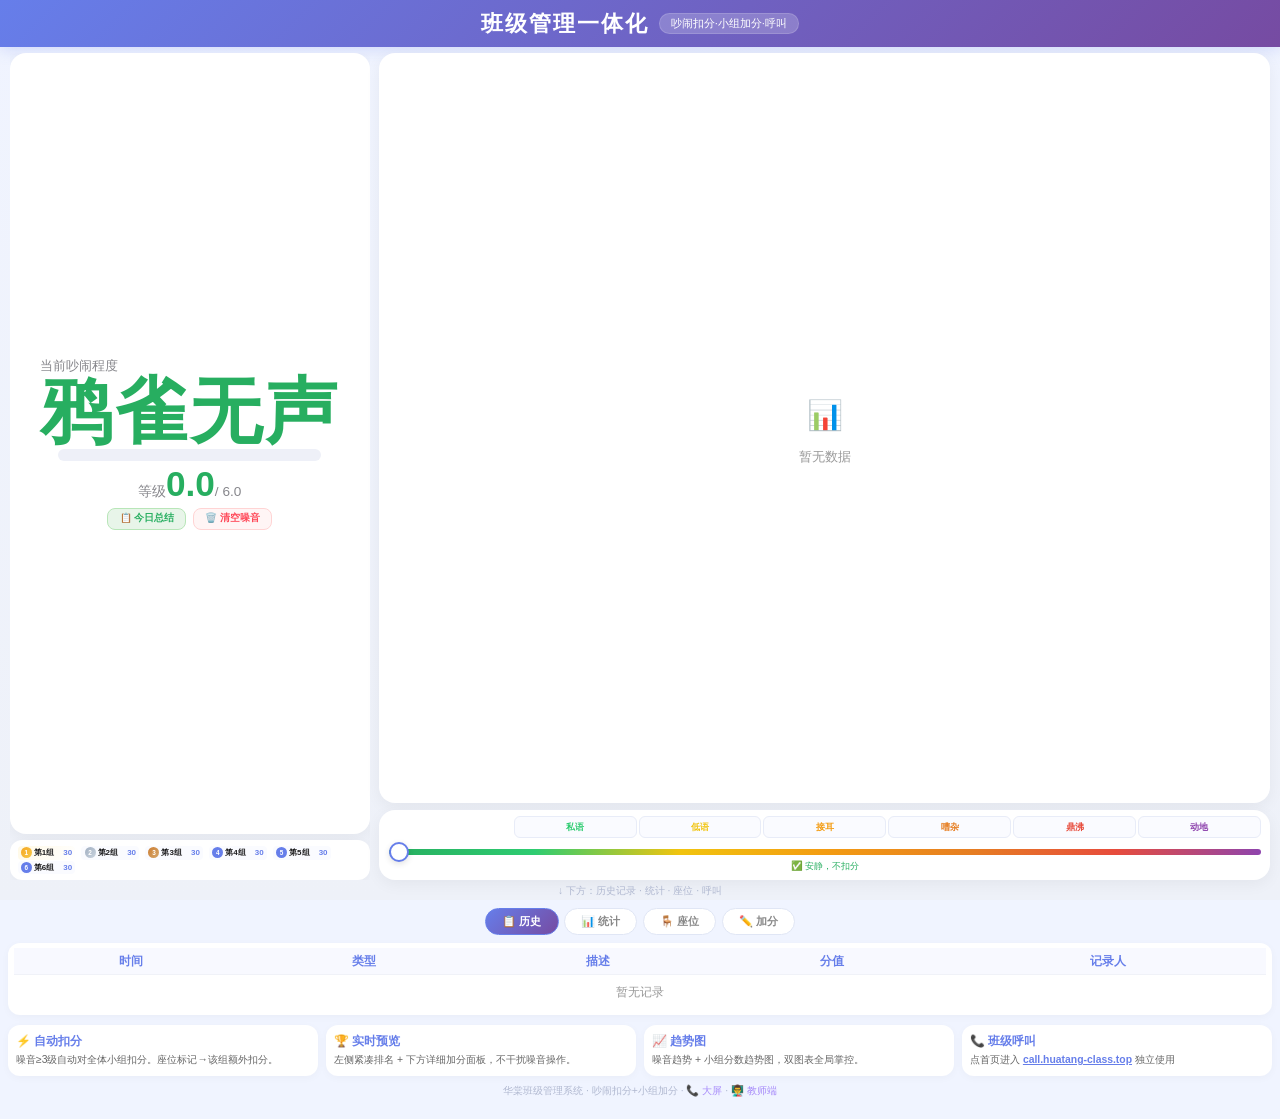
<file: pages/unified-v2.html>
<!DOCTYPE html>
<html lang="zh-CN">
<head>
<meta charset="UTF-8">
<meta name="viewport" content="width=device-width, initial-scale=1.0, maximum-scale=1.0, user-scalable=no">
<title>班级管理一体化 - 华棠班级管理系统</title>
<style>
*{margin:0;padding:0;box-sizing:border-box}
html,body{height:100%}
body{font-family:-apple-system,BlinkMacSystemFont,"SF Pro Display","Segoe UI",Roboto,"PingFang SC","Microsoft YaHei",sans-serif;color:#1d1d1f;background:#f0f4ff;overflow-x:hidden;-webkit-font-smoothing:antialiased}
.screen{width:100vw;height:100vh;display:flex;flex-direction:column;background:linear-gradient(180deg,#f0f4ff 0%,#eef1f8 100%)}
.topbar{background:linear-gradient(135deg,#667eea 0%,#764ba2 100%);color:#fff;text-align:center;padding:.5rem 1.5rem;flex-shrink:0;display:flex;align-items:center;justify-content:center;gap:.6rem;box-shadow:0 2px 16px rgba(102,126,234,.25)}
.topbar h1{font-size:1.4rem;font-weight:700;letter-spacing:2px}
.topbar .badge{font-size:.7rem;background:rgba(255,255,255,.2);padding:.1rem .7rem;border-radius:30px;font-weight:500;border:1px solid rgba(255,255,255,.15)}

.main-row{flex:1;display:flex;gap:.6rem;padding:.4rem .6rem .2rem;max-width:1500px;margin:0 auto;width:100%;min-height:0}

/* ===== 左列：噪音状态+小组 ===== */
.panel-left{flex:0 0 360px;display:flex;flex-direction:column;gap:.4rem;min-height:0;overflow:hidden}

/* 噪音大卡片 */
.status-card{flex:1;min-height:0;background:#fff;border-radius:16px;box-shadow:0 4px 16px rgba(0,0,0,.05);display:flex;flex-direction:column;align-items:center;justify-content:center;padding:.5rem 1rem;gap:.15rem}
.sc-label{font-size:.8rem;color:#86868b;font-weight:500}
.sc-level{font-size:4.5rem;font-weight:800;line-height:1;transition:color .3s;letter-spacing:3px}
.sc-bar{width:80%;max-width:280px}
.sc-bar .lbar-wrap{height:12px;background:#eef0f8;border-radius:12px;overflow:hidden}
.sc-bar .lbar-fill{height:100%;border-radius:12px;transition:width .3s,background .3s}
.sc-num{font-size:.85rem;color:#86868b}
.sc-num strong{font-size:2.2rem;font-weight:700;transition:color .3s}
.sc-actions{display:flex;gap:.4rem;margin-top:.15rem}
.sc-act-btn{padding:.2rem .7rem;border-radius:8px;border:none;cursor:pointer;font-weight:600;font-size:.6rem;transition:all .1s}
.sc-summary{background:#e8f5e9;color:#27ae60;border:1.5px solid #b8e6b8}
.sc-summary:hover{background:#27ae60;color:#fff;border-color:#27ae60}
.sc-reset{background:#fff5f5;color:#ff4757;border:1.5px solid #ffd4d4}
.sc-reset:hover{background:#ff4757;color:#fff;border-color:#ff4757}

/* 分数预览（紧凑底栏） */
.mini-board{flex-shrink:0;background:#fff;border-radius:12px;box-shadow:0 2px 10px rgba(0,0,0,.04);padding:.35rem .5rem}
.mb-list{display:flex;flex-wrap:wrap;gap:1px 6px}
.mb-item{display:flex;align-items:center;gap:2px;font-size:.5rem;padding:.08rem .2rem;border-radius:4px;background:#fafbff}
.mb-item .mi-rank{width:11px;height:11px;border-radius:50%;background:#667eea;color:#fff;display:flex;align-items:center;justify-content:center;font-size:.4rem;font-weight:800;flex-shrink:0}
.mb-item .mi-name{font-weight:600;color:#1d1d1f}
.mb-item .mi-val{font-weight:700;color:#667eea;min-width:16px;text-align:right}
.mb-item.rank-1{background:linear-gradient(135deg,#fff9e6,#fff)}
.mb-item.rank-1 .mi-rank{background:linear-gradient(135deg,#f5a623,#f7c948)}
.mb-item.rank-2 .mi-rank{background:linear-gradient(135deg,#a0aec0,#cbd5e0)}
.mb-item.rank-3 .mi-rank{background:linear-gradient(135deg,#cd7f32,#d4a56c)}

/* ===== 右列：趋势图+控制条 ===== */
.panel-right{flex:1;display:flex;flex-direction:column;gap:.4rem;min-width:0;min-height:0}
.chart-box{flex:1;background:#fff;border-radius:16px;box-shadow:0 4px 16px rgba(0,0,0,.05);display:flex;align-items:center;justify-content:center;padding:.4rem;min-height:60px}
.chart-box canvas{width:100%!important;height:100%!important;object-fit:contain}
.chart-box .empty-chart{color:#999;font-size:.8rem;text-align:center;line-height:2}
.chart-box .empty-chart span{display:block;font-size:1.8rem}

/* 控制条 */
.ctrl-bar{flex-shrink:0;background:#fff;border-radius:16px;box-shadow:0 4px 16px rgba(0,0,0,.05);padding:.4rem .6rem}
.ctrl-btns{display:flex;gap:2px;margin-bottom:.2rem}
.ctrl-btn{flex:1;padding:.22rem .05rem;border:1.5px solid #e8ecf8;border-radius:6px;background:#fafbff;cursor:pointer;font-size:.58rem;font-weight:600;text-align:center;transition:all .08s;color:#888}
.ctrl-btn:hover{transform:translateY(-1px);box-shadow:0 2px 4px rgba(0,0,0,.04)}
.ctrl-btn.active{border-color:currentColor;background:currentColor;color:#fff!important}
.ctrl-slider{width:100%;height:6px;cursor:pointer;-webkit-appearance:none;appearance:none;border-radius:6px;background:linear-gradient(to right,#27ae60 0%,#2ecc71 16.7%,#f1c40f 33.3%,#f39c12 50%,#e67e22 66.7%,#e74c3c 83.3%,#8e44ad 100%);outline:none}
.ctrl-slider::-webkit-slider-thumb{-webkit-appearance:none;width:20px;height:20px;border-radius:50%;background:#fff;cursor:pointer;border:2.5px solid #667eea;box-shadow:0 2px 6px rgba(0,0,0,.12);transition:transform .1s}
.ctrl-slider::-webkit-slider-thumb:hover{transform:scale(1.12)}
.ctrl-slider::-moz-range-thumb{width:20px;height:20px;border-radius:50%;border:2.5px solid #667eea;background:#fff;cursor:pointer}
.ctrl-hint{font-size:.58rem;color:#888;text-align:center;min-height:.8rem;margin-top:.05rem}

/* 吵闹预警 */
@keyframes noiseAlert{0%{background:linear-gradient(180deg,#f0f4ff 0%,#eef1f8 100%);box-shadow:none}25%{background:linear-gradient(180deg,#ff1744 0%,#d50000 100%);box-shadow:inset 0 0 80px rgba(255,23,68,.3)}50%{background:linear-gradient(180deg,#f0f4ff 0%,#eef1f8 100%);box-shadow:none}75%{background:linear-gradient(180deg,#ff1744 0%,#d50000 100%);box-shadow:inset 0 0 120px rgba(255,23,68,.4)}100%{background:linear-gradient(180deg,#f0f4ff 0%,#eef1f8 100%);box-shadow:none}}
@keyframes alertPulse{0%,100%{transform:scale(1);opacity:1}50%{transform:scale(1.05);opacity:.85}}
@keyframes alertShake{0%,100%{transform:translateX(0)}20%{transform:translateX(-6px)}40%{transform:translateX(6px)}60%{transform:translateX(-4px)}80%{transform:translateX(4px)}}
.noise-alert-active{animation:noiseAlert 1.2s ease-in-out infinite!important}
.noise-alert-active #currentLevelName{animation:alertPulse .6s ease-in-out infinite;color:#d50000!important}
.noise-alert-active #currentLevelNum strong{color:#d50000!important;animation:alertShake .4s ease-in-out infinite}
.noise-alert-active .status-card{border:3px solid #d50000;box-shadow:0 0 30px rgba(213,0,0,.4)}
.noise-alert-active .topbar{background:linear-gradient(135deg,#d50000 0%,#b71c1c 100%)!important}
.noise-alert-active .badge{background:rgba(255,255,255,.3);animation:alertPulse .6s ease-in-out infinite}
.scroll-hint{text-align:center;padding:.1rem;color:#b0b8d0;font-size:.65rem;flex-shrink:0}

/* 下半部 */
.below{width:100%;padding:.5rem .5rem .8rem;background:#f0f4ff}
.below-inner{max-width:1500px;margin:0 auto}
.section-tabs{display:flex;gap:.35rem;margin-bottom:.5rem;flex-wrap:wrap;justify-content:center}
.section-tab{padding:.3rem 1rem;border-radius:30px;border:1.5px solid #e0e6f5;background:#fff;cursor:pointer;font-size:.7rem;font-weight:600;color:#888;transition:all .1s;user-select:none}
.section-tab.active{border-color:#667eea;color:#fff;background:linear-gradient(135deg,#667eea,#764ba2)}
.section-tab:hover{transform:translateY(-1px);box-shadow:0 2px 5px rgba(102,126,234,.1)}
.section-panel{display:none}
.section-panel.active{display:block}
.stats-row{display:grid;grid-template-columns:repeat(4,1fr);gap:.5rem}
.stat-card{background:#fff;border-radius:12px;padding:.55rem;box-shadow:0 2px 8px rgba(0,0,0,.03);text-align:center;transition:transform .1s}
.stat-card:hover{transform:translateY(-2px)}
.stat-card .stat-num{font-size:1.3rem;font-weight:800;background:linear-gradient(135deg,#667eea,#764ba2);-webkit-background-clip:text;-webkit-text-fill-color:transparent;background-clip:text}
.stat-card .stat-label{font-size:.65rem;color:#888;margin-top:.1rem}
.stat-seats-title{font-size:.75rem;color:#667eea;font-weight:700;margin:.6rem 0 .3rem;padding:.2rem 0;border-bottom:2px solid #e0e6f5}
.toolbar-row{display:flex;gap:.3rem;align-items:center;flex-wrap:wrap;padding:.3rem .5rem;background:#fff;border-radius:10px;box-shadow:0 1px 6px rgba(0,0,0,.03);margin-bottom:.4rem}
.toolbar-row .tb-l{font-size:.65rem;color:#667eea;font-weight:600;flex-shrink:0}
.tb-btn{padding:.2rem .5rem;border-radius:7px;border:1.5px solid #e0e6f5;background:#fafbff;cursor:pointer;font-size:.6rem;font-weight:600;transition:all .08s;color:#888;white-space:nowrap}
.tb-btn:hover{transform:translateY(-1px);box-shadow:0 2px 4px rgba(0,0,0,.04)}
.tb-btn:disabled{opacity:.4;cursor:default;transform:none!important;box-shadow:none!important}
.tb-btn.danger{color:#ff4757;border-color:#ffd4d4;background:#fff5f5}
.tb-btn.danger:hover{background:#ff4757;color:#fff;border-color:#ff4757}
.tb-btn.undo{color:#e67e22;border-color:#f5deb3;background:#fffcf5}
.tb-btn.undo:hover:not(:disabled){background:#e67e22;color:#fff;border-color:#e67e22}
.tb-btn.green{color:#27ae60;border-color:#b8e6b8}
.tb-btn.green:hover{background:#27ae60;color:#fff;border-color:#27ae60}
.tb-btn.red{color:#e74c3c;border-color:#f5c6c6}
.tb-btn.red:hover{background:#e74c3c;color:#fff;border-color:#e74c3c}

.table-wrap{background:#fff;border-radius:12px;box-shadow:0 2px 8px rgba(0,0,0,.03);padding:.35rem;overflow-x:auto}
table{width:100%;border-collapse:collapse}
th,td{padding:.35rem .3rem;text-align:center;border-bottom:1px solid #f0f2f8;font-size:.72rem}
th{background:#f8f9ff;font-weight:600;color:#667eea}
tr:last-child td{border-bottom:none}
.level-dot{display:inline-block;width:6px;height:6px;border-radius:50%;margin-right:3px;vertical-align:middle}
.deduct-cell{color:#e74c3c;font-weight:600}
.bonus-cell{color:#27ae60;font-weight:600}

/* 座位 */
.seat-toolbar{display:flex;gap:.12rem;align-items:center;flex-wrap:wrap;padding:.18rem .25rem;background:#fff;border-radius:8px;box-shadow:0 1px 4px rgba(0,0,0,.02);margin-bottom:.15rem;font-size:.55rem}
.seat-toolbar .st-label{font-weight:600;color:#667eea;margin-right:.08rem;flex-shrink:0}
.st-btn{padding:.1rem .22rem;border-radius:5px;border:1.5px solid #e0e6f5;background:#fafbff;cursor:pointer;font-size:.5rem;font-weight:600;transition:all .08s;color:#888;white-space:nowrap}
.st-btn:hover{transform:translateY(-1px);box-shadow:0 2px 4px rgba(0,0,0,.04)}
.st-btn.active{border-color:currentColor;background:currentColor;color:#fff!important}
.st-btn.clear{color:#ff4757;border-color:#ffd4d4;background:#fff5f5}
.st-btn.clear:hover{background:#ff4757;color:#fff;border-color:#ff4757}
.st-count{font-size:.5rem;color:#667eea;font-weight:700;margin-left:auto;flex-shrink:0;background:#f0f4ff;padding:.02rem .25rem;border-radius:20px}
.seat-wrap{background:#fff;border-radius:7px;box-shadow:0 1px 4px rgba(0,0,0,.02);padding:.15rem;user-select:none}
.seat-grid{display:grid;gap:2px}
.seat-col-label{text-align:center;font-size:.42rem;font-weight:700;color:#667eea;padding:0}
.seat-cell{border-radius:3px;border:1.5px solid #e0e6f5;background:#fafbff;cursor:pointer;display:flex;flex-direction:column;align-items:center;justify-content:center;font-size:.42rem;font-weight:600;color:#1d1d1f;transition:all .06s;position:relative;min-height:14px;padding:.04rem 0}
.seat-cell:hover{border-color:#667eea}
.seat-cell.selected{border-color:#667eea;box-shadow:0 0 0 2px rgba(102,126,234,.3)}
.seat-cell.empty{border-color:transparent;background:transparent;cursor:default;box-shadow:none}
.seat-cell.historical{opacity:.45;cursor:default}
.seat-cell.historical:hover{border-color:#e0e6f5}
.seat-cell.level-1{background:#2ecc7115;border-color:#2ecc71}
.seat-cell.level-2{background:#f1c40f20;border-color:#f1c40f}
.seat-cell.level-3{background:#f39c1225;border-color:#f39c12}
.seat-cell.level-4{background:#e74c3c1a;border-color:#e74c3c;color:#e74c3c}
.seat-cell.level-5{background:#8e44ad20;border-color:#8e44ad;color:#8e44ad}
.seat-cell .seat-tag{font-size:.32rem;font-weight:700;padding:0 .08rem;border-radius:2px;color:#fff;line-height:1}
.seat-nav{display:flex;align-items:center;justify-content:center;gap:.25rem;padding:.1rem 0}
.seat-nav-arrow{width:16px;height:16px;border-radius:50%;border:1.5px solid #e0e6f5;background:#fff;cursor:pointer;display:flex;align-items:center;justify-content:center;font-size:.55rem;color:#667eea;transition:all .1s;user-select:none}
.seat-nav-arrow:hover{background:#667eea;color:#fff;border-color:#667eea}
.seat-nav-arrow.disabled{opacity:.2;cursor:default}
.seat-nav-arrow.disabled:hover{background:#fff;color:#667eea;border-color:#e0e6f5}
.seat-nav-info{font-size:.48rem;color:#888;min-width:50px;text-align:center}

/* 呼叫面板 */


.feature-grid{display:grid;grid-template-columns:repeat(4,1fr);gap:.5rem;margin-top:.6rem}
.feature-card{background:#fff;border-radius:12px;padding:.5rem;box-shadow:0 2px 8px rgba(0,0,0,.03);transition:transform .1s}
.feature-card:hover{transform:translateY(-2px)}
.feature-card h4{font-size:.75rem;color:#667eea;margin-bottom:.15rem;font-weight:700}
.feature-card p{font-size:.65rem;color:#666;line-height:1.5}
footer{text-align:center;padding:.5rem;color:#b0b8d0;font-size:.65rem}

/* 弹窗 */
.modal-overlay{position:fixed;top:0;left:0;width:100%;height:100%;background:rgba(0,0,0,.35);z-index:2000;display:flex;align-items:center;justify-content:center}
.modal-box{background:#fff;border-radius:18px;padding:1rem 1.3rem;box-shadow:0 8px 40px rgba(0,0,0,.12);width:320px;max-width:90vw}
.modal-box h3{font-size:.9rem;color:#667eea;margin-bottom:.5rem;text-align:center}
.modal-box label{display:block;font-size:.7rem;color:#555;margin-bottom:.12rem;font-weight:600}
.modal-box input{width:100%;padding:.35rem;border:1.5px solid #e0e6f5;border-radius:8px;font-size:.75rem;margin-bottom:.4rem;outline:none}
.modal-box input:focus{border-color:#667eea}
.modal-hint{font-size:.65rem;color:#b0b8d0;text-align:center;margin-bottom:.3rem}
.modal-btns{display:flex;gap:.4rem}
.modal-btns button{flex:1;padding:.4rem;border-radius:10px;border:none;font-weight:600;font-size:.75rem;cursor:pointer;transition:all .1s}
.summary-box{max-width:420px;width:90vw}
.sb-text{font-family:monospace;font-size:.78rem;line-height:1.6;white-space:pre-wrap;color:#1d1d1f}
.toast{position:fixed;bottom:20px;left:50%;transform:translateX(-50%);background:#e8f5e9;border-radius:12px;padding:.4rem 1rem;box-shadow:0 4px 20px rgba(0,0,0,.12);z-index:3000;font-size:.75rem;border:2px solid #27ae60;font-weight:500}

@media(max-width:900px){
.main-row{flex-direction:column;gap:.5rem;padding:.4rem}
.panel-left{flex:none;max-height:300px}
.sc-card-row{flex-wrap:wrap}
.sc-card{flex:1 1 30%}
.stats-row{grid-template-columns:repeat(2,1fr)}
.feature-grid{grid-template-columns:repeat(2,1fr)}
#scoreGrid{grid-template-columns:repeat(2,1fr)!important}
}
@media(max-width:600px){
.topbar{padding:.3rem .8rem}
.topbar h1{font-size:1rem}
.topbar .badge{font-size:.55rem}
.main-row{gap:.3rem;padding:.2rem .3rem}
.panel-left{flex:none;max-height:220px}
.sc-level{font-size:2.8rem!important}
.sc-bar{width:90%!important}
.sc-num strong{font-size:1.5rem!important}
.sc-act-btn{padding:.15rem .5rem!important;font-size:.5rem!important}
.mb-item{font-size:.42rem!important;padding:.05rem .12rem!important}
.mb-item .mi-rank{width:9px!important;height:9px!important;font-size:.35rem!important}
.section-tab{font-size:.6rem;padding:.2rem .6rem}
.stats-row{grid-template-columns:repeat(2,1fr)}
.stat-card .stat-num{font-size:1rem}
#scoreGrid{grid-template-columns:repeat(2,1fr)!important}
.toolbar-row{gap:.15rem;padding:.2rem .3rem}
.tb-btn{font-size:.5rem;padding:.15rem .35rem}
.feature-grid{grid-template-columns:1fr}
.ctrl-btn{font-size:.5rem;padding:.15rem .05rem}
.seat-grid{grid-template-columns:repeat(5,1fr)!important}
}
</style>
</head>
<body>

<div class="screen">
<div class="topbar">
<h1>班级管理一体化</h1>
<span class="badge">吵闹扣分·小组加分·呼叫</span>
</div>

<div class="main-row">

<!-- ===== 左列：噪音状态 + 小组卡片 ===== -->
<div class="panel-left">
<div class="status-card">
<div class="sc-left">
<div class="sc-label">当前吵闹程度</div>
<div class="sc-level" id="currentLevelName">鸦雀无声</div>
</div>
<div class="sc-bar">
<div class="lbar-wrap"><div class="lbar-fill" id="levelBarFill" style="width:0%"></div></div>
</div>
<div class="sc-num"><span>等级</span><strong id="currentLevelNum">0.0</strong><span>/ 6.0</span></div>
<div class="sc-actions">
<button class="sc-act-btn sc-summary" id="summaryBtn">📋 今日总结</button>
<button class="sc-act-btn sc-reset" id="resetNoiseBtn">🗑️ 清空噪音</button>
</div>
</div>

<div class="mini-board" id="miniBoard">
<div class="mb-list" id="mbList"></div>
</div>
</div>

<!-- ===== 右列：趋势图 + 控制条 ===== -->
<div class="panel-right">
<div class="chart-box" id="noiseChartBox">
<div class="empty-chart"><span>📊</span>暂无数据</div>
</div>
<div class="ctrl-bar">
<div class="ctrl-btns" id="levelButtons"></div>
<input type="range" min="0" max="6" value="0" step="0.1" class="ctrl-slider" id="noiseSlider">
<div class="ctrl-hint" id="deductHint">🤫 安静，不扣分</div>
</div>
</div>
</div>

<div class="scroll-hint">↓ 下方：历史记录 · 统计 · 座位 · 呼叫</div>
</div>

<div class="below">
<div class="below-inner">
<div class="section-tabs">
<span class="section-tab active" data-tab="history">📋 历史</span>
<span class="section-tab" data-tab="stats">📊 统计</span>
<span class="section-tab" data-tab="seats">🪑 座位</span>
<span class="section-tab" data-tab="score">✏️ 加分</span>
</div>

<!-- 历史 -->
<div class="section-panel active" id="panel-history">
<div class="table-wrap">
<table><thead><tr><th>时间</th><th>类型</th><th>描述</th><th>分值</th><th>记录人</th></tr></thead><tbody id="historyTable"><tr><td colspan="5" style="color:#999;padding:.6rem">暂无记录</td></tr></tbody></table>
</div>
</div>

<!-- 统计 -->
<div class="section-panel" id="panel-stats">
<div class="stats-row">
<div class="stat-card"><div class="stat-num" id="statTotal">0</div><div class="stat-label">总记录</div></div>
<div class="stat-card"><div class="stat-num" id="statAvg">—</div><div class="stat-label">平均等级</div></div>
<div class="stat-card"><div class="stat-num" id="statMax">—</div><div class="stat-label">最高等级</div></div>
<div class="stat-card"><div class="stat-num" id="statCalm">0</div><div class="stat-label">安静</div></div>
</div>
<div class="stat-seats-title">🏆 小组趋势图</div>
<div class="chart-box" id="groupChartBox" style="min-height:160px;flex:1;margin-bottom:.4rem">
<div class="empty-chart"><span>📈</span>暂无数据</div>
</div>
<div class="stats-row">
<div class="stat-card"><div class="stat-num" id="statFirst">—</div><div class="stat-label">第一名</div></div>
<div class="stat-card"><div class="stat-num" id="statLast">—</div><div class="stat-label">最后一名</div></div>
<div class="stat-card"><div class="stat-num" id="statTotalDeduct">0</div><div class="stat-label">总扣分</div></div>
<div class="stat-card"><div class="stat-num" id="statTotalBonus">0</div><div class="stat-label">总加分</div></div>
</div>
<div class="stat-seats-title">🪑 座位统计</div>
<div class="stats-row">
<div class="stat-card"><div class="stat-num" id="seatStatTotal">0</div><div class="stat-label">已标记</div></div>
<div class="stat-card"><div class="stat-num" id="seatStatSnap">0</div><div class="stat-label">快照</div></div>
<div class="stat-card"><div class="stat-num" id="seatStatQuiet">0</div><div class="stat-label">安静</div></div>
<div class="stat-card"><div class="stat-num" id="seatStatNoisy">0</div><div class="stat-label">吵闹(≥3)</div></div>
</div>
</div>

<!-- 座位 -->
<div class="section-panel" id="panel-seats">
<div class="seat-toolbar">
<span class="st-label">🎯 等级：</span>
<div class="st-btn" data-stlv="0" style="color:#27ae60">0</div>
<div class="st-btn" data-stlv="1" style="color:#f1c40f">1</div>
<div class="st-btn" data-stlv="2" style="color:#f39c12">2</div>
<div class="st-btn" data-stlv="3" style="color:#e74c3c">3</div>
<div class="st-btn" data-stlv="4" style="color:#8e44ad">4</div>
<div class="st-btn clear">✕</div>
<span class="st-count" id="seatCount">已选 0</span>
<div class="st-btn clear" id="resetAllSeatsBtn" style="margin-left:.1rem">🗑️</div>
</div>
<div class="seat-wrap">
<div class="seat-grid" id="seatGrid"></div>
<div class="seat-nav">
<div class="seat-nav-arrow" id="navPrev">◀</div>
<span class="seat-nav-info" id="navInfo">当前</span>
<div class="seat-nav-arrow" id="navNext">▶</div>
</div>
</div>
<div style="font-size:.5rem;color:#888;margin-top:.12rem;text-align:center">💡 左键点击框选 → 点击等级 → 自动扣分；点击「🔧 编辑座位」可自定义布局</div>
</div>

<!-- 加分 -->
<div class="section-panel" id="panel-score">
<div class="toolbar-row" style="margin-bottom:.4rem">
<span class="tb-l">⚡ 批量：</span>
<button class="tb-btn green" id="allPlus1">全+1</button>
<button class="tb-btn green" id="allPlus2">全+2</button>
<button class="tb-btn red" id="allMinus1">全-1</button>
<span class="tb-l" style="margin-left:.2rem">🎯 已选：</span>
<button class="tb-btn green" id="selPlus1" disabled>+1</button>
<button class="tb-btn green" id="selPlus2" disabled>+2</button>
<button class="tb-btn green" id="selPlus5" disabled>+5</button>
<button class="tb-btn red" id="selMinus1" disabled>-1</button>
<button class="tb-btn danger" id="selClear" disabled>取消</button>
<button class="tb-btn undo" id="undoBtn" disabled>↩️</button>
<button class="tb-btn danger" id="resetAllBtn">🗑️</button>
</div>
<div id="scoreGrid" style="display:grid;grid-template-columns:repeat(3,1fr);gap:.4rem"></div>
</div>

<!-- 呼叫面板（从下方移除，改为全屏入口） -->

<div class="feature-grid">
<div class="feature-card"><h4>⚡ 自动扣分</h4><p>噪音≥3级自动对全体小组扣分。座位标记→该组额外扣分。</p></div>
<div class="feature-card"><h4>🏆 实时预览</h4><p>左侧紧凑排名 + 下方详细加分面板，不干扰噪音操作。</p></div>
<div class="feature-card"><h4>📈 趋势图</h4><p>噪音趋势 + 小组分数趋势图，双图表全局掌控。</p></div>
<div class="feature-card"><h4>📞 班级呼叫</h4><p>点首页进入 <a href="https://call.huatang-class.top" target="_blank" style="color:#667eea;font-weight:700;text-decoration:underline">call.huatang-class.top</a> 独立使用</p></div>
</div>
<footer>华棠班级管理系统 · 吵闹扣分+小组加分 · <a href="https://call.huatang-class.top" target="_blank" style="color:#a78bfa;text-decoration:none">📞 大屏</a> · <a href="call-teacher.html" style="color:#a78bfa;text-decoration:none">👨‍🏫 教师端</a></footer>
</div>
</div>

<!-- ===== 全屏呼叫界面 ===== -->

<script>
(function(){
'use strict';

// ===== 常量 =====
var LEVELS=[
{name:'鸦雀无声',color:'#27ae60',short:'无声'},
{name:'窃窃私语',color:'#2ecc71',short:'私语'},
{name:'低声细语',color:'#f1c40f',short:'低语'},
{name:'交头接耳',color:'#f39c12',short:'接耳'},
{name:'人声嘈杂',color:'#e67e22',short:'嘈杂'},
{name:'人声鼎沸',color:'#e74c3c',short:'鼎沸'},
{name:'惊天动地',color:'#8e44ad',short:'动地'}
];
var SEAT_COLORS=['#27ae60','#f1c40f','#f39c12','#e74c3c','#8e44ad'];
var SEAT_GROUP_MAP=[5,4,3,2,1,0]; // kept for compat
var STORAGE_KEY='unified_v3';
var GROUP_COLORS=['#667eea','#27ae60','#f39c12','#e74c3c','#8e44ad','#2ecc71'];

// ===== 数据 =====
function loadData(){
var raw=localStorage.getItem(STORAGE_KEY);
if(raw){try{var p=JSON.parse(raw);
p.groups.forEach(function(g){if(g.base===undefined)g.base=30;});
return p;}catch(e){}}
return{
groups:[
{id:1,name:'第1组',base:30,bonus:0,deduction:0},
{id:2,name:'第2组',base:30,bonus:0,deduction:0},
{id:3,name:'第3组',base:30,bonus:0,deduction:0},
{id:4,name:'第4组',base:30,bonus:0,deduction:0},
{id:5,name:'第5组',base:30,bonus:0,deduction:0},
{id:6,name:'第6组',base:30,bonus:0,deduction:0}
],
scoreHistory:[],
noiseHistory:[],
seatData:{},
seatHistory:[],
lastNoiseRecorded:null
};
}
var data=loadData();

function saveData(){
localStorage.setItem(STORAGE_KEY,JSON.stringify({
groups:data.groups,
scoreHistory:data.scoreHistory,
noiseHistory:data.noiseHistory,
seatData:data.seatData,
seatHistory:data.seatHistory,
lastNoiseRecorded:data.lastNoiseRecorded
}));
}

function fmt(){var d=new Date();return('0'+d.getHours()).slice(-2)+':'+('0'+d.getMinutes()).slice(-2)+':'+('0'+d.getSeconds()).slice(-2);}
function getNet(g){return(g.base!==undefined?g.base:30)+g.bonus-g.deduction;}
function lerpColor(a,b,t){var ah=parseInt(a.slice(1),16),ar=ah>>16,ag=(ah>>8)&0xff,ab=ah&0xff;var bh=parseInt(b.slice(1),16),br=bh>>16,bg=(bh>>8)&0xff,bb=bh&0xff;return '#'+((1<<24)+(Math.round(ar+(br-ar)*t)<<16)+(Math.round(ag+(bg-ag)*t)<<8)+Math.round(ab+(bb-ab)*t)).toString(16).slice(1);}

// ===== 扣分规则 =====
function getGlobalDeduction(level){
if(level<3)return 0;
if(level<4)return 1;
if(level<5)return 2;
if(level<6)return 3;
return 5;
}
function getSeatDeduction(slv){
if(slv<=1)return 0;
if(slv===2)return 1;
if(slv===3)return 2;
if(slv===4)return 4;
return 5;
}

// ===== DOM =====
var slider=document.getElementById('noiseSlider');
var levelNameEl=document.getElementById('currentLevelName');
var levelNumEl=document.getElementById('currentLevelNum');
var levelBarFill=document.getElementById('levelBarFill');
var deductHint=document.getElementById('deductHint');
var tbody=document.getElementById('historyTable');
var chartDiv=document.getElementById('noiseChartBox');
var groupChartBox=document.getElementById('groupChartBox');
var levelButtons=document.getElementById('levelButtons');
var scoreGrid=document.getElementById('scoreGrid');
var mbList=document.getElementById('mbList');

// ===== 噪音显示 =====
function updateNoiseDisplay(v){
v=parseFloat(v);var vInt=Math.min(LEVELS.length-1,Math.max(0,Math.round(v)));var lv=LEVELS[vInt];
var vFrac=v-Math.floor(v);var dc=lv.color;
if(vFrac>0.01&&vInt<LEVELS.length-1)dc=lerpColor(LEVELS[vInt].color,LEVELS[vInt+1].color,vFrac);
else if(vFrac<-0.01&&vInt>0)dc=lerpColor(LEVELS[vInt-1].color,LEVELS[vInt].color,1+vFrac);
var dt=lv.name;
levelNameEl.textContent=dt;levelNameEl.style.color=dc;
levelNumEl.textContent=v.toFixed(1);
levelNumEl.style.color=dc;
levelBarFill.style.width=(v/6*100)+'%';levelBarFill.style.background=dc;
slider.value=v;
levelButtons.querySelectorAll('.ctrl-btn').forEach(function(b,i){b.classList.toggle('active',i===vInt);});
var pg=getGlobalDeduction(v);
if(pg>0){deductHint.innerHTML='⚠️ <strong>'+lv.name+'</strong>，每组扣<strong style="color:#e74c3c">'+pg+'</strong>分';deductHint.style.color='#e74c3c'}
else{deductHint.innerHTML='✅ 安静，不扣分';deductHint.style.color='#27ae60'}
}

// ===== 小组卡片 =====
var selectedGroups={};
function showReason(callback){
var ov=document.createElement('div');ov.className='modal-overlay';
ov.innerHTML='<div class="modal-box"><h3>📝 事由</h3><input type="text" id="reasonInput" placeholder="输入事由（可留空）"><div class="modal-hint">💡 例：积极发言、作业优秀、纪律扣分</div><div class="modal-btns"><button id="reasonCancel" style="background:#f0f2f8;color:#888">取消</button><button id="reasonConfirm" style="background:#667eea;color:#fff">确定</button></div></div>';
document.body.appendChild(ov);
var inp=document.getElementById('reasonInput');inp.focus();
function cl(){document.body.removeChild(ov);}
document.getElementById('reasonCancel').onclick=function(){cl();callback(null);};
document.getElementById('reasonConfirm').onclick=function(){var v=inp.value.trim();cl();callback(v||'');};
inp.onkeydown=function(e){if(e.key==='Enter'){var v=inp.value.trim();cl();callback(v||'');}};
}

function modifyScore(gi,delta,reason,isSeat){
if(!reason)reason='';
var g=data.groups[gi];if(!g)return;
g.bonus+=Math.max(0,delta);
g.deduction+=Math.max(0,-delta);
var ts=fmt();var dm=delta>0?'+'+delta:''+delta;
data.scoreHistory.push({ts:ts,gi:gi,delta:delta,net:getNet(g),reason:reason,isSeat:!!isSeat});
if(data.scoreHistory.length>300)data.scoreHistory=data.scoreHistory.slice(-300);
saveData();
renderGrid();renderTable();renderStats();
var t=document.createElement('div');t.className='toast';
t.style.borderColor=delta>0?'#27ae60':'#e74c3c';
t.innerHTML='✅ <strong>'+esc(g.name)+'</strong> '+dm+'分'+(reason?'（'+esc(reason)+'）':'');
document.body.appendChild(t);setTimeout(function(){document.body.removeChild(t)},2000);
}

function pushNoise(level,recorder){
var v=parseFloat(level);var vi=Math.min(LEVELS.length-1,Math.max(0,Math.round(v)));var lv=LEVELS[vi];
var diff=v-vi;var dir=diff>0.1?'偏上':(diff<-0.1?'偏下':'');
var ts=fmt();
var td=0;
var pg=getGlobalDeduction(v);
if(pg>0){data.groups.forEach(function(g){g.deduction+=pg;td+=pg;});}
data.lastNoiseRecorded=v;
data.noiseHistory.push({time:ts,levelNum:v,level:lv.name+(dir?' '+dir:''),color:lv.color,deduction:td,recorder:recorder});
saveData();
renderGrid();renderTable();drawNoiseChart();renderStats();
checkNoiseAlert();
if(td>0){deductHint.innerHTML='✅ 已记录<strong>'+lv.name+'</strong>，共扣<strong style="color:#e74c3c">'+td+'</strong>分';deductHint.style.color='#e74c3c'}
else{deductHint.innerHTML='✅ 已记录<strong>'+lv.name+'</strong>，无扣分';deductHint.style.color='#27ae60'}
setTimeout(function(){updateNoiseDisplay(parseFloat(slider.value))},1500);
}

function pushNoiseSilent(level,recorder){
// 自动记录专用：不显示toast
var v=parseFloat(level);var vi=Math.min(LEVELS.length-1,Math.max(0,Math.round(v)));var lv=LEVELS[vi];
var ts=fmt();var td=0;
var pg=getGlobalDeduction(v);
if(pg>0){data.groups.forEach(function(g){g.deduction+=pg;td+=pg;});}
data.lastNoiseRecorded=v;
data.noiseHistory.push({time:ts,levelNum:v,level:lv.name,color:lv.color,deduction:td,recorder:recorder});
saveData();
renderGrid();renderTable();drawNoiseChart();renderStats();
checkNoiseAlert();
}

// ===== 紧凑排行榜 =====
function renderMiniBoard(){
var sorted=data.groups.slice().sort(function(a,b){return getNet(b)-getNet(a)});
var h='';
sorted.forEach(function(g,i){
var rank=i+1,net=getNet(g);
var rc=rank<=3?' rank-'+rank:'';
h+='<div class="mb-item'+rc+'">';
h+='<span class="mi-rank">'+rank+'</span>';
h+='<span class="mi-name">'+esc(g.name)+'</span>';
h+='<span class="mi-val">'+net+'</span></div>';
});
mbList.innerHTML=h;
}

// ===== XSS 防护：HTML 转义 =====
function esc(str){
  if(typeof str !== 'string') str = String(str);
  return str.replace(/&/g,'&amp;').replace(/</g,'&lt;').replace(/>/g,'&gt;').replace(/"/g,'&quot;').replace(/'/g,'&#039;');
}

// ===== 渲染详细卡片 =====
function renderGrid(){
var maxScore=1;
var nets=data.groups.map(function(g){var n=getNet(g);if(n>maxScore)maxScore=n;return n;});
var html='';
data.groups.forEach(function(g,i){
var net=nets[i];var sel=selectedGroups[i]||false;
html+='<div class="sc-card'+(sel?' selected':'')+(nets.indexOf(net)<3?' rank-'+(nets.indexOf(net)+1):'')+'" data-gi="'+i+'">';
html+='<div class="scr-r">#'+(nets.indexOf(net)+1)+'</div>';
html+='<div class="scr-n">'+esc(g.name)+'</div>';
html+='<div class="scr-v">'+net+'</div>';
html+='<div class="scr-b"><div class="scr-bf" style="width:'+(net/maxScore*100)+'%"></div></div>';
html+='<div class="scr-ops">';
html+='<button class="op-plus" data-gi="'+i+'" data-d="1">+1</button>';
html+='<button class="op-plus" data-gi="'+i+'" data-d="2">+2</button>';
html+='<button class="op-plus" data-gi="'+i+'" data-d="5">+5</button>';
html+='<button class="op-minus" data-gi="'+i+'" data-d="-1">-1</button>';
html+='<button class="op-set" data-gi="'+i+'">✏️</button>';
html+='</div></div>';
});
scoreGrid.innerHTML=html;

scoreGrid.querySelectorAll('.sc-card').forEach(function(c){
c.addEventListener('click',function(e){
if(e.target.closest('.scr-ops'))return;
var gi=parseInt(this.getAttribute('data-gi'));
if(selectedGroups[gi])delete selectedGroups[gi];
else selectedGroups[gi]=true;
renderGrid();updateBatchUI();
});
});
scoreGrid.querySelectorAll('.op-plus,.op-minus').forEach(function(b){
b.addEventListener('click',function(e){
e.stopPropagation();
var gi=parseInt(this.getAttribute('data-gi'));var delta=parseInt(this.getAttribute('data-d'));
showReason(function(reason){if(reason===null)return;modifyScore(gi,delta,reason,false);});
});
});
scoreGrid.querySelectorAll('.op-set').forEach(function(b){
b.addEventListener('click',function(e){
e.stopPropagation();
var gi=parseInt(this.getAttribute('data-gi'));
var val=prompt('直接输入分数（设为该值）：','30');
if(val!==null){var n=parseInt(val);if(!isNaN(n)&&n>=0){data.groups[gi].base=0;data.groups[gi].bonus=Math.max(0,n);data.groups[gi].deduction=Math.max(0,data.groups[gi].deduction);renderMiniBoard();saveData();renderGrid();renderTable();renderStats();}}
});
});
}

function updateBatchUI(){
var keys=Object.keys(selectedGroups);
var disabled=keys.length===0;
['selPlus1','selPlus2','selPlus5','selMinus1','selClear'].forEach(function(id){
document.getElementById(id).disabled=disabled;
});
}

function batchAdd(v){
showReason(function(reason){
if(reason===null)return;
var cnt=0;
data.groups.forEach(function(g,i){
if(selectedGroups[i]){modifyScore(i,v,reason,false);cnt++;}
});
if(!cnt&&v!==0){
// 没选中任何组→全组
data.groups.forEach(function(g,i){modifyScore(i,v,reason,false);});
}
});
}

// ===== 吵闹预警 =====
var alertActive=false;
function checkNoiseAlert(){
if(!data.noiseHistory.length)return;
var last3=data.noiseHistory.slice(-3);
var hc=0;
for(var ni=0;ni<last3.length;ni++){
var nv=last3[ni].levelNum!==undefined?last3[ni].levelNum:0;
if(nv>=4)hc++;}
var sa=hc>=3;
if(sa&&!alertActive){alertActive=true;document.querySelector('.screen').classList.add('noise-alert-active')}
else if(!sa&&alertActive){alertActive=false;document.querySelector('.screen').classList.remove('noise-alert-active')}
}

// ===== 历史 =====
function renderTable(){
var all=[];
data.noiseHistory.forEach(function(r){
var val=r.levelNum!==undefined?r.levelNum:0;
var dc=r.deduction||0;
all.push({ts:r.time,type:'🔊 噪音',desc:esc(r.level),pts:dc>0?'-'+dc:'0',ptsClass:dc>0?'deduct-cell':'',recorder:esc(r.recorder)});
});
data.scoreHistory.forEach(function(r){
var g=data.groups[r.gi];if(!g)return;
var cls=r.delta>0?'bonus-cell':(r.delta<0?'deduct-cell':'');
var dm=r.delta>0?'+'+r.delta:''+r.delta;
var desc=(r.isSeat?'🪑 ':'')+(r.reason?r.reason:'');
all.push({ts:r.ts,type:r.delta>0?'✅ 加分':'🔻 扣分',desc:esc(g.name)+(desc?' ('+esc(desc)+')':''),pts:dm,ptsClass:cls,recorder:''});
});
all.sort(function(a,b){return a.ts>b.ts?-1:a.ts<b.ts?1:0;});
var show=all.slice(0,100);
tbody.innerHTML='';
if(!show.length){tbody.innerHTML='<tr><td colspan="5" style="color:#999;padding:.6rem">暂无记录</td></tr>';return;}
var h='';
show.forEach(function(r){
h+='<tr><td>'+r.ts+'</td><td>'+r.type+'</td><td>'+r.desc+'</td><td class="'+r.ptsClass+'">'+r.pts+'</td><td>'+r.recorder+'</td></tr>';
});
tbody.innerHTML=h;
}

// ===== 统计 =====
function renderStats(){
renderMiniBoard();
var total=data.noiseHistory.length;
if(!total){
['statTotal','statAvg','statMax','statCalm'].forEach(function(id){document.getElementById(id).textContent=id==='statTotal'?'0':(id==='statCalm'?'0':'—');});
}
else{
var sum=0,maxV=0,calm=0;
data.noiseHistory.forEach(function(r){
var val=r.levelNum!==undefined?r.levelNum:0;
if(val>maxV)maxV=val;sum+=val;if(val<0.5)calm++;
});
document.getElementById('statTotal').textContent=total;
document.getElementById('statAvg').textContent=(sum/total).toFixed(1);
document.getElementById('statMax').textContent=LEVELS[Math.min(LEVELS.length-1,Math.max(0,Math.round(maxV)))].name;
document.getElementById('statCalm').textContent=calm;
}
var sorted=data.groups.slice().sort(function(a,b){return getNet(b)-getNet(a)});
document.getElementById('statFirst').textContent=sorted[0].name+'('+getNet(sorted[0])+')';
document.getElementById('statLast').textContent=sorted[sorted.length-1].name+'('+getNet(sorted[sorted.length-1])+')';
var tdB=0,tBo=0;
data.groups.forEach(function(g){tdB+=g.deduction;tBo+=g.bonus;});
document.getElementById('statTotalDeduct').textContent=tdB;
document.getElementById('statTotalBonus').textContent=tBo;
var mk=0,qt=0,ns=0;
for(var k in data.seatData){var sv=data.seatData[k];if(sv>0)mk++;if(sv===1)qt++;if(sv>=3)ns++;}
document.getElementById('seatStatTotal').textContent=mk;
document.getElementById('seatStatSnap').textContent=data.seatHistory.length;
document.getElementById('seatStatQuiet').textContent=qt;
document.getElementById('seatStatNoisy').textContent=ns;
drawGroupChart();
}

// ===== 噪音趋势图 =====
function drawNoiseChart(){
if(!data.noiseHistory.length){chartDiv.innerHTML='<div class="empty-chart"><span>📊</span>暂无数据</div>';return;}
var p=chartDiv.getBoundingClientRect();var w=Math.max(300,p.width-20);var h=Math.max(85,p.height-20);
chartDiv.innerHTML='<canvas id="noiseCanvas" width="'+w+'" height="'+h+'"></canvas>';
var c=document.getElementById('noiseCanvas');var ctx=c.getContext('2d');var dpr=window.devicePixelRatio||1;
c.width=w*dpr;c.height=h*dpr;c.style.width=w+'px';c.style.height=h+'px';ctx.scale(dpr,dpr);
var pd={top:10,bottom:20,left:24,right:10};var pw=w-pd.left-pd.right;var ph=h-pd.top-pd.bottom;var ml=LEVELS.length-1;var ct=data.noiseHistory.length;
ctx.strokeStyle='#eef0f8';ctx.lineWidth=1;
for(var gi=0;gi<=ml;gi++){var gy=pd.top+ph-(gi/ml)*ph;ctx.beginPath();ctx.moveTo(pd.left,gy);ctx.lineTo(w-pd.right,gy);ctx.stroke();ctx.fillStyle='#b0b8d0';ctx.font='8px sans-serif';ctx.textAlign='right';ctx.fillText(LEVELS[gi].short,pd.left-4,gy+2);}
var pts=[];for(var j=0;j<ct;j++){var vj=data.noiseHistory[j].levelNum!==undefined?data.noiseHistory[j].levelNum:0;if(vj<0)vj=0;pts.push({x:pd.left+(j/Math.max(ct-1,1))*pw,y:pd.top+ph-(vj/ml)*ph,lv:vj});}
ctx.beginPath();ctx.moveTo(pts[0].x,pd.top+ph);for(var a=0;a<pts.length;a++)ctx.lineTo(pts[a].x,pts[a].y);ctx.lineTo(pts[pts.length-1].x,pd.top+ph);ctx.closePath();
var gr=ctx.createLinearGradient(0,pd.top,0,pd.top+ph);gr.addColorStop(0,'rgba(102,126,234,0.08)');gr.addColorStop(1,'rgba(102,126,234,0.01)');ctx.fillStyle=gr;ctx.fill();
for(var s=0;s<pts.length-1;s++){var pk=Math.min(ml,Math.max(0,Math.round(pts[s].lv)));ctx.strokeStyle=LEVELS[pk].color;ctx.lineWidth=1.8;ctx.lineJoin='round';ctx.beginPath();ctx.moveTo(pts[s].x,pts[s].y);ctx.lineTo(pts[s+1].x,pts[s+1].y);ctx.stroke();}
for(var k=0;k<pts.length;k++){var pi=Math.min(ml,Math.max(0,Math.round(pts[k].lv)));ctx.fillStyle=LEVELS[pi].color;ctx.beginPath();ctx.arc(pts[k].x,pts[k].y,3,0,Math.PI*2);ctx.fill();ctx.strokeStyle='#fff';ctx.lineWidth=1.5;ctx.beginPath();ctx.arc(pts[k].x,pts[k].y,3,0,Math.PI*2);ctx.stroke();}
}

// ===== 小组趋势图 =====
function drawGroupChart(){
if(!data.scoreHistory.length){groupChartBox.innerHTML='<div class="empty-chart"><span>📈</span>暂无数据</div>';return;}
var p=groupChartBox.getBoundingClientRect();var w=Math.max(300,p.width-20);var h=Math.max(130,p.height-20);
groupChartBox.innerHTML='<canvas id="groupCanvas" width="'+w+'" height="'+h+'"></canvas>';
var c=document.getElementById('groupCanvas');var ctx=c.getContext('2d');var dpr=window.devicePixelRatio||1;
c.width=w*dpr;c.height=h*dpr;c.style.width=w+'px';c.style.height=h+'px';ctx.scale(dpr,dpr);
var pd={top:18,bottom:20,left:30,right:15};var pw=w-pd.left-pd.right;var ph=h-pd.top-pd.bottom;
var groupSeries=[];var allNets=[];
for(var gi=0;gi<6;gi++){
var g=data.groups[gi];var base=g.base!==undefined?g.base:30;
var cur=base+g.bonus-g.deduction;
var pts=[];
var bonusCt=0,deductCt=0;
data.scoreHistory.forEach(function(r){if(r.gi===gi){if(r.delta>0)bonusCt+=r.delta;else deductCt+=-r.delta;pts.push({ts:r.ts,net:base+bonusCt-deductCt});}});
if(pts.length===0){var init=base;data.noiseHistory.forEach(function(r){init-=r.deduction||0;pts.push({ts:r.time,net:Math.round(init)});});if(pts.length===0)pts.push({ts:fmt(),net:base});}
pts.push({ts:fmt(),net:cur});
groupSeries.push(pts);
pts.forEach(function(pt){allNets.push(pt.net);});
}
if(!allNets.length)return;
var minNet=Math.min.apply(null,allNets);var maxNet=Math.max.apply(null,allNets);
if(maxNet===minNet){maxNet=minNet+10;minNet=Math.max(0,minNet-5);}
var range=maxNet-minNet||1;
ctx.strokeStyle='#eef0f8';ctx.lineWidth=1;
for(var li=0;li<=4;li++){var ly=pd.top+ph-(li/4)*ph;ctx.beginPath();ctx.moveTo(pd.left,ly);ctx.lineTo(w-pd.right,ly);ctx.stroke();ctx.fillStyle='#b0b8d0';ctx.font='8px sans-serif';ctx.textAlign='right';ctx.fillText(Math.round(minNet+range*li/4),pd.left-4,ly+2);}
var maxPts=0;groupSeries.forEach(function(ser){if(ser.length>maxPts)maxPts=ser.length;});
if(maxPts<2)return;
groupSeries.forEach(function(ser,gi){
if(ser.length<2)return;
ctx.strokeStyle=GROUP_COLORS[gi];ctx.lineWidth=1.8;ctx.lineJoin='round';
ctx.beginPath();
ser.forEach(function(pt,idx){
var x=pd.left+(idx/(Math.max(ser.length-1,1)))*pw;
var y=pd.top+ph-((pt.net-minNet)/range)*ph;
if(idx===0)ctx.moveTo(x,y);else ctx.lineTo(x,y);
});
ctx.stroke();
var lastIdx=ser.length-1;
var lx=pd.left+(lastIdx/(Math.max(ser.length-1,1)))*pw;
var ly=pd.top+ph-((ser[lastIdx].net-minNet)/range)*ph;
ctx.fillStyle=GROUP_COLORS[gi];ctx.beginPath();ctx.arc(lx,ly,4,0,Math.PI*2);ctx.fill();
ctx.fillStyle='#fff';ctx.font='6px sans-serif';ctx.textAlign='center';ctx.fillText(data.groups[gi].name.slice(-2),lx,ly+2);
});
}

// ===== 今日总结 =====
function genSummary(){
var total=data.noiseHistory.length;
if(!total)return '暂无数据，无法生成总结。';
var sum=0,maxV=0,minV=99,quiet=0,noisy=0,totalDeduct=0;
for(var si=0;si<data.noiseHistory.length;si++){
var r=data.noiseHistory[si];var val=r.levelNum!==undefined?r.levelNum:0;
if(val<0)continue;sum+=val;if(val>maxV)maxV=val;if(val<minV)minV=val;if(val<1)quiet++;if(val>=4)noisy++;totalDeduct+=r.deduction||0;
}
var avg=(sum/total).toFixed(1);
var maxName=LEVELS[Math.min(LEVELS.length-1,Math.round(maxV))].name;
var minName=LEVELS[Math.min(LEVELS.length-1,Math.round(minV))].name;
var status=avg<1.5?'🟢 整体安静':(avg<3?'🟡 轻度吵闹':(avg<4.5?'🟠 中度吵闹':'🔴 非常吵闹'));
var baseVal=data.groups[0].base!==undefined?data.groups[0].base:30;
var sorted=data.groups.slice().sort(function(a,b){return getNet(b)-getNet(a)});
var rankStr=sorted.map(function(g,i){return (i+1)+'. '+g.name+' ('+getNet(g)+'分)';}).join('\n');
var res='🏫 班级管理今日总结\n';
res+='─'.repeat(22)+'\n';
res+='📊 噪音统计\n';
res+='  总记录：'+total+' 条\n';
res+='  平均等级：'+avg+' '+status+'\n';
res+='  最高：'+maxName+'  最低：'+minName+'\n';
res+='  安静：'+quiet+'  |  吵闹(≥4级)：'+noisy+'\n';
res+='  噪音总扣分：'+totalDeduct+'\n\n';
res+='🏆 小组排名（初始'+baseVal+'分）\n';
res+='  '+rankStr+'\n\n';
res+='📝 各小组明细\n';
data.groups.forEach(function(g){
var b=g.base!==undefined?g.base:30;
res+='  '+g.name+'：'+b+' +'+g.bonus+' -'+g.deduction+' = '+getNet(g)+'分\n';
});
if(data.noiseHistory.length>=2)res+='\n⏰ 记录时段：'+data.noiseHistory[0].time+' ~ '+data.noiseHistory[data.noiseHistory.length-1].time;
res+='\n\n📞 加分记录共 '+data.scoreHistory.length+' 条';
return res;
}

// ===== 座位 =====
// ===== 座位（可自定义布局 + 多选切换） =====
var SEAT_CFG_KEY='seat_layout';
var seatData=data.seatData;
var seatHistory=data.seatHistory;
var historyViewIndex=-1;
var seatGridEl=document.getElementById('seatGrid');
var selectedSeats={};
var isDragging=false;
var dragStart=null;
var dragMode=null; // 'select' or 'deselect'

// 从localStorage加载自定义布局
var savedLayout=JSON.parse(localStorage.getItem(SEAT_CFG_KEY)||'null');
var seatLayout=savedLayout||{cols:6,rows:8,cells:{}};
// cells格式: {'0-0':true,'0-1':true,...}  true=有座位  false或缺省=空
// 默认如果没保存，填充默认布局
if(!savedLayout){
for(var cl=0;cl<6;cl++){
for(var rw=0;rw<8;rw++)seatLayout.cells[cl+'-'+rw]=true;
}
localStorage.setItem(SEAT_CFG_KEY,JSON.stringify(seatLayout));
}

var editMode=false;

function sKey(c,r){return c+'-'+r;}

function toggleEditMode(){
editMode=!editMode;
var btn=document.getElementById('seatEditBtn');
if(btn)btn.textContent=editMode?'🔧 完成编辑':'🔧 编辑座位';
renderSeats();
}

function saveSeatSnap(){
var snap={};for(var k in seatData)snap[k]=seatData[k];
var ts=fmt();seatHistory.push({time:ts,levels:snap});
data.seatHistory=seatHistory;saveData();historyViewIndex=-1;updateNavState();
}

function renderSeats(){
var isHist=historyViewIndex>=0&&historyViewIndex<seatHistory.length;
var dd=isHist?seatHistory[historyViewIndex].levels:seatData;
var cols=editMode?10:(seatLayout.cols||6);
var rows=editMode?10:(seatLayout.rows||8);
var html='';

// 列标签
for(var g=0;g<cols;g++)html+='<div class="seat-col-label">'+(g+1)+'组</div>';

// 行
for(var r=0;r<rows;r++){
for(var c=0;c<cols;c++){
var key=sKey(c,r);
var isSeat=seatLayout.cells[key]||false;
if(!isSeat&&!editMode){
html+='<div class="seat-cell empty"></div>';
continue;
}
var sv=dd[key]||0;
var isSel=selectedSeats[key]||false;
var cls='seat-cell';
if(!isSeat)cls+=' empty';
else{if(isSel)cls+=' selected';if(sv>0)cls+=' level-'+sv;if(isHist)cls+=' historical';}
html+='<div class="'+cls+'" data-c="'+c+'" data-r="'+r+'" data-seat="'+(isSeat?'1':'0')+'">';
if(isSeat){
html+='<span>'+(r+1)+'</span>';
if(sv>0)html+='<div class="seat-tag" style="background:'+SEAT_COLORS[sv-1]+'">'+sv+'</div>';
}else{
html+='<span style="color:#b0b8d0;font-size:.4rem">+</span>';
}
html+='</div>';
}
}
seatGridEl.style.gridTemplateColumns='repeat('+cols+',1fr)';seatGridEl.innerHTML=html;updateSeatCount();updateNavState();

// 座位交互
if(!isHist){
seatGridEl.querySelectorAll('.seat-cell').forEach(function(cell){
cell.addEventListener('mousedown',function(e){
e.preventDefault();
var c=parseInt(this.getAttribute('data-c')),r=parseInt(this.getAttribute('data-r'));
var key=sKey(c,r);
var isSeat=this.getAttribute('data-seat')==='1';

if(editMode){
// 编辑模式：点击切换
toggleCellSeat(c,r);
return;
}

// 正常模式：切换选择
isDragging=true;
dragStart={c:c,r:r};
var currentlySelected=!!selectedSeats[key];
dragMode=currentlySelected?'deselect':'select';
if(currentlySelected){
delete selectedSeats[key];
}else{
selectedSeats[key]=true;
}
this.classList.toggle('selected',!currentlySelected);
updateSeatCount();
});
});
}
}

function toggleCellSeat(c,r){
var key=sKey(c,r);
if(seatLayout.cells[key]&&seatLayout.cells[key]!==false){
delete seatLayout.cells[key];
// 同时清除该座位的吵闹数据
delete seatData[key];
data.seatData=seatData;
}else{
seatLayout.cells[key]=true;
}
localStorage.setItem(SEAT_CFG_KEY,JSON.stringify(seatLayout));
saveData();
renderSeats();
}

function renderSS(){
seatGridEl.querySelectorAll('.seat-cell:not(.empty)').forEach(function(cell){
var key=sKey(parseInt(cell.getAttribute('data-c')),parseInt(cell.getAttribute('data-r')));
cell.classList.toggle('selected',!!selectedSeats[key]);
});
updateSeatCount();
}

function updateSeatCount(){document.getElementById('seatCount').textContent='已选 '+Object.keys(selectedSeats).length;}

function updateNavState(){
var ni=document.getElementById('navInfo'),pv=document.getElementById('navPrev'),nx=document.getElementById('navNext');
var t=seatHistory.length;
if(t===0){ni.textContent='暂无';pv.classList.add('disabled');nx.classList.add('disabled');return;}
if(historyViewIndex===-1){ni.textContent='当前·共'+t+'次';pv.classList.remove('disabled');nx.classList.add('disabled');}
else{ni.textContent='#'+(historyViewIndex+1)+'/'+t+' '+seatHistory[historyViewIndex].time;pv.classList.toggle('disabled',historyViewIndex===0);nx.classList.remove('disabled');}
}

function goPrev(){if(seatHistory.length===0)return;if(historyViewIndex===-1)historyViewIndex=seatHistory.length-1;else if(historyViewIndex>0)historyViewIndex--;else return;renderSeats();}
function goNext(){if(seatHistory.length===0)return;if(historyViewIndex===seatHistory.length-1){historyViewIndex=-1;renderSeats();return;}if(historyViewIndex===-1)return;historyViewIndex++;renderSeats();}

function applySeatDeduction(){
var keys=Object.keys(selectedSeats);
if(keys.length===0)return;
var total=0,groups={};
keys.forEach(function(key){
var sv=seatData[key]||0;if(sv<=0)return;
var parts=key.split('-'),ci=parseInt(parts[0]);
// 按列映射到组
var gi=ci%6;
if(gi===undefined)return;var g=data.groups[gi];if(!g)return;
var d=getSeatDeduction(sv);g.deduction+=d;total+=d;
groups[g.name]=(groups[g.name]||0)+d;
var ts=fmt();
data.scoreHistory.push({ts:ts,gi:gi,delta:-d,net:getNet(g),reason:'座位'+sv+'级',isSeat:true});
});
if(total>0){
var detail='';for(var n in groups)detail+=n+'(-'+groups[n]+') ';
var t=document.createElement('div');t.className='toast';t.style.borderColor='#e74c3c';t.innerHTML='✅ 座位扣分: '+detail+'<br>共<strong style="color:#e74c3c">'+total+'</strong>分';
document.body.appendChild(t);setTimeout(function(){document.body.removeChild(t)},3500);
}
renderMiniBoard();saveData();renderGrid();renderTable();renderStats();
}

// ===== 呼叫系统（全屏版） =====
// ===== ⭐ 事件绑定 + 启动 =====

// 1. 滑块操作 → 直接记录
slider.addEventListener('input',function(){updateNoiseDisplay(this.value);});
slider.addEventListener('mouseup',function(){var v=parseFloat(this.value);pushNoise(v,'班干部');});

// 2. 生成快捷等级按钮并绑定
var ctrlBtnsHtml='';
for(var bi=0;bi<LEVELS.length;bi++){
ctrlBtnsHtml+='<button class="ctrl-btn" data-lv="'+bi+'" style="color:'+LEVELS[bi].color+'">'+LEVELS[bi].short+'</button>';
}
levelButtons.innerHTML=ctrlBtnsHtml;
levelButtons.querySelectorAll('.ctrl-btn').forEach(function(b){
b.addEventListener('click',function(){
var lv=parseInt(this.getAttribute('data-lv'));
updateNoiseDisplay(lv);
slider.value=lv;
pushNoise(lv,'班干部');
});
});

// 3. section 标签切换
document.querySelectorAll('.section-tab').forEach(function(tab){
tab.addEventListener('click',function(){
document.querySelectorAll('.section-tab').forEach(function(t){t.classList.remove('active');});
document.querySelectorAll('.section-panel').forEach(function(p){p.classList.remove('active');});
this.classList.add('active');
var target=document.getElementById('panel-'+this.getAttribute('data-tab'));
if(target)target.classList.add('active');
if(this.getAttribute('data-tab')==='score'){renderGrid();updateBatchUI();}
if(this.getAttribute('data-tab')==='seats')renderSeats();
});
});

// 4. 批量全组
document.getElementById('allPlus1').addEventListener('click',function(){showReason(function(r){if(r===null)return;data.groups.forEach(function(g,i){modifyScore(i,1,r,false);});});});
document.getElementById('allPlus2').addEventListener('click',function(){showReason(function(r){if(r===null)return;data.groups.forEach(function(g,i){modifyScore(i,2,r,false);});});});
document.getElementById('allMinus1').addEventListener('click',function(){showReason(function(r){if(r===null)return;data.groups.forEach(function(g,i){modifyScore(i,-1,r,false);});});});

// 5. 批量已选
document.getElementById('selPlus1').addEventListener('click',function(){batchAdd(1);});
document.getElementById('selPlus2').addEventListener('click',function(){batchAdd(2);});
document.getElementById('selPlus5').addEventListener('click',function(){batchAdd(5);});
document.getElementById('selMinus1').addEventListener('click',function(){batchAdd(-1);});
document.getElementById('selClear').addEventListener('click',function(){selectedGroups={};renderGrid();updateBatchUI();});

// 6. 撤销 + 修改追踪
var undoHistory=[];
var _origModify=modifyScore;
modifyScore=function(gi,delta,reason,isSeat){
_origModify(gi,delta,reason,isSeat);
undoHistory.push({gi:gi,delta:delta,time:Date.now()});
if(undoHistory.length>50)undoHistory.shift();
document.getElementById('undoBtn').disabled=false;
};
document.getElementById('undoBtn').addEventListener('click',function(){
var last=undoHistory.pop();
if(last){_origModify(last.gi,-last.delta,'撤销',false);}
if(!undoHistory.length)this.disabled=true;
});

// 7. 重置所有
document.getElementById('resetAllBtn').addEventListener('click',function(){if(confirm('⚠️ 确定重置所有小组分数？')){data.groups.forEach(function(g){g.bonus=0;g.deduction=0;});data.scoreHistory=[];saveData();renderGrid();renderTable();renderStats();}});

// 8. 今日总结
document.getElementById('summaryBtn').addEventListener('click',function(){
var text=genSummary();
var ov=document.createElement('div');ov.className='modal-overlay';
ov.innerHTML='<div class="modal-box summary-box"><h3>📋 今日总结</h3><div class="sb-text">'+text.replace(/\n/g,'<br>')+'</div><div class="modal-btns"><button onclick="this.parentElement.parentElement.parentElement.remove()" style="flex:1;padding:.4rem;border-radius:10px;border:none;background:#667eea;color:#fff;font-weight:600;cursor:pointer">关闭</button></div></div>';
document.body.appendChild(ov);
});

// 9. 清空噪音
document.getElementById('resetNoiseBtn').addEventListener('click',function(){if(confirm('确定清空所有噪音记录？')){data.noiseHistory=[];data.lastNoiseRecorded=null;saveData();drawNoiseChart();renderTable();renderStats();}});

// 10. 座位 — 拖拽多选切换
seatGridEl.addEventListener('mousemove',function(e){
if(!isDragging)return;
var el=document.elementFromPoint(e.clientX,e.clientY);
if(!el||!el.classList.contains('seat-cell')||el.classList.contains('empty'))return;
var c=parseInt(el.getAttribute('data-c')),r=parseInt(el.getAttribute('data-r'));
var minC=Math.min(dragStart.c,c),maxC=Math.max(dragStart.c,c);
var minR=Math.min(dragStart.r,r),maxR=Math.max(dragStart.r,r);
{
for(var cc=minC;cc<=maxC;cc++){
for(var rr=minR;rr<=maxR;rr++){
var k=sKey(cc,rr);
if(dragMode==='deselect')delete selectedSeats[k];
else selectedSeats[k]=true;
}
}
renderSS();
}
renderSS();
});
document.addEventListener('mouseup',function(){
isDragging=false;dragMode=null;
});

// 11. 座位等级按钮
document.querySelectorAll('[data-stlv]').forEach(function(btn){
btn.addEventListener('click',function(){
var lv=parseInt(this.getAttribute('data-stlv'));
for(var key in selectedSeats){seatData[key]=lv;}
data.seatData=seatData;saveData();renderSeats();
});
});

// 12. 座位清空/重置
var seatClearBtn=document.querySelector('.st-btn.clear');
if(seatClearBtn)seatClearBtn.addEventListener('click',function(){selectedSeats={};renderSS();});
document.getElementById('resetAllSeatsBtn').addEventListener('click',function(){if(confirm('确定重置所有座位标记？')){seatData={};data.seatData=seatData;saveData();renderSeats();renderStats();}});

// 13. 编辑模式按钮
var seatToolbar=document.querySelector('.seat-toolbar');
if(seatToolbar&&!document.getElementById('seatEditBtn')){
var eBtn=document.createElement('div');
eBtn.id='seatEditBtn';
eBtn.className='st-btn';
eBtn.style.cssText='background:#667eea;color:#fff;border:1.5px solid #667eea;margin-left:auto;font-size:.5rem;padding:.08rem .25rem';
eBtn.textContent='🔧 编辑座位';
seatToolbar.insertBefore(eBtn,seatToolbar.querySelector('.st-count'));
eBtn.addEventListener('click',toggleEditMode);
}

// 14. 座位导航
document.getElementById('navPrev').addEventListener('click',goPrev);
document.getElementById('navNext').addEventListener('click',goNext);

// 15. 座位快照
if(!document.getElementById('snapSeatsBtn')){
var seatNav=document.querySelector('.seat-nav');
if(seatNav){
var sBtn=document.createElement('button');
sBtn.id='snapSeatsBtn';
sBtn.textContent='📸';
sBtn.style.cssText='background:none;border:none;color:#667eea;cursor:pointer;font-size:.65rem;';
sBtn.title='保存当前座位快照';
seatNav.appendChild(sBtn);
sBtn.addEventListener('click',saveSeatSnap);
}
}

// 15. 自动记录（每分钟，仅当值变化时）
var autoTimer=setInterval(function(){
var v=parseFloat(slider.value);
pushNoiseSilent(v,'自动');
},60000);

// 16. 预设标签页
var defaultTab=document.querySelector('[data-tab="history"]');
if(defaultTab)defaultTab.classList.add('active');
var defaultPanel=document.getElementById('panel-history');
if(defaultPanel)defaultPanel.classList.add('active');

// ===== 启动渲染 =====
updateNoiseDisplay(parseFloat(slider.value));
renderGrid();
renderMiniBoard();
renderTable();
if(data.noiseHistory.length)drawNoiseChart();else chartDiv.innerHTML='<div class="empty-chart"><span>📊</span>暂无数据</div>';
renderStats();
renderSeats();
if(data.noiseHistory.length)checkNoiseAlert();
updateBatchUI();
console.log('✅ 华棠班级管理系统 v3 已加载');
})();
</script>

</body>
</html>
</file>
<file: css/style.css>
/* 华棠班级管理系统 — 基础共享样式 */
* { margin: 0; padding: 0; box-sizing: border-box; }

body {
    font-family: -apple-system, BlinkMacSystemFont, 'Segoe UI', Roboto, 'PingFang SC', 'Microsoft YaHei', sans-serif;
    line-height: 1.6;
    color: #333;
    background: #f5f5f5;
    -webkit-font-smoothing: antialiased;
}

.container {
    width: 90%;
    max-width: 1200px;
    margin: 0 auto;
    padding: 0 20px;
}

/* Header — 所有页面统一 */
header {
    background: linear-gradient(135deg, #667eea 0%, #764ba2 100%);
    color: white;
    padding: 1.5rem 0;
    text-align: center;
}
header h1 { font-size: 1.8rem; margin-bottom: 0.3rem; }
header .subtitle { font-size: 1rem; opacity: 0.9; }

/* Navigation — 所有页面统一 */
nav { background: white; box-shadow: 0 2px 10px rgba(0,0,0,0.08); }
nav ul { display: flex; justify-content: center; flex-wrap: wrap; list-style: none; }
nav ul li a {
    display: block; padding: 0.8rem 1.2rem; text-decoration: none;
    color: #555; font-weight: 500; font-size: .9rem;
    transition: all 0.2s;
}
nav ul li a:hover { background: #667eea; color: white; }

/* Footer — 所有页面统一 */
footer {
    background: #2c3e50; color: white; text-align: center;
    padding: 1.5rem 0; font-size: .8rem;
}
footer p { margin: 0.3rem 0; }

/* 响应式 */
@media (max-width: 768px) {
    nav ul { flex-direction: column; }
    nav ul li a { text-align: center; border-bottom: 1px solid #eee; }
    header h1 { font-size: 1.4rem; }
    .container { width: 95%; padding: 0 10px; }
}
</file>
